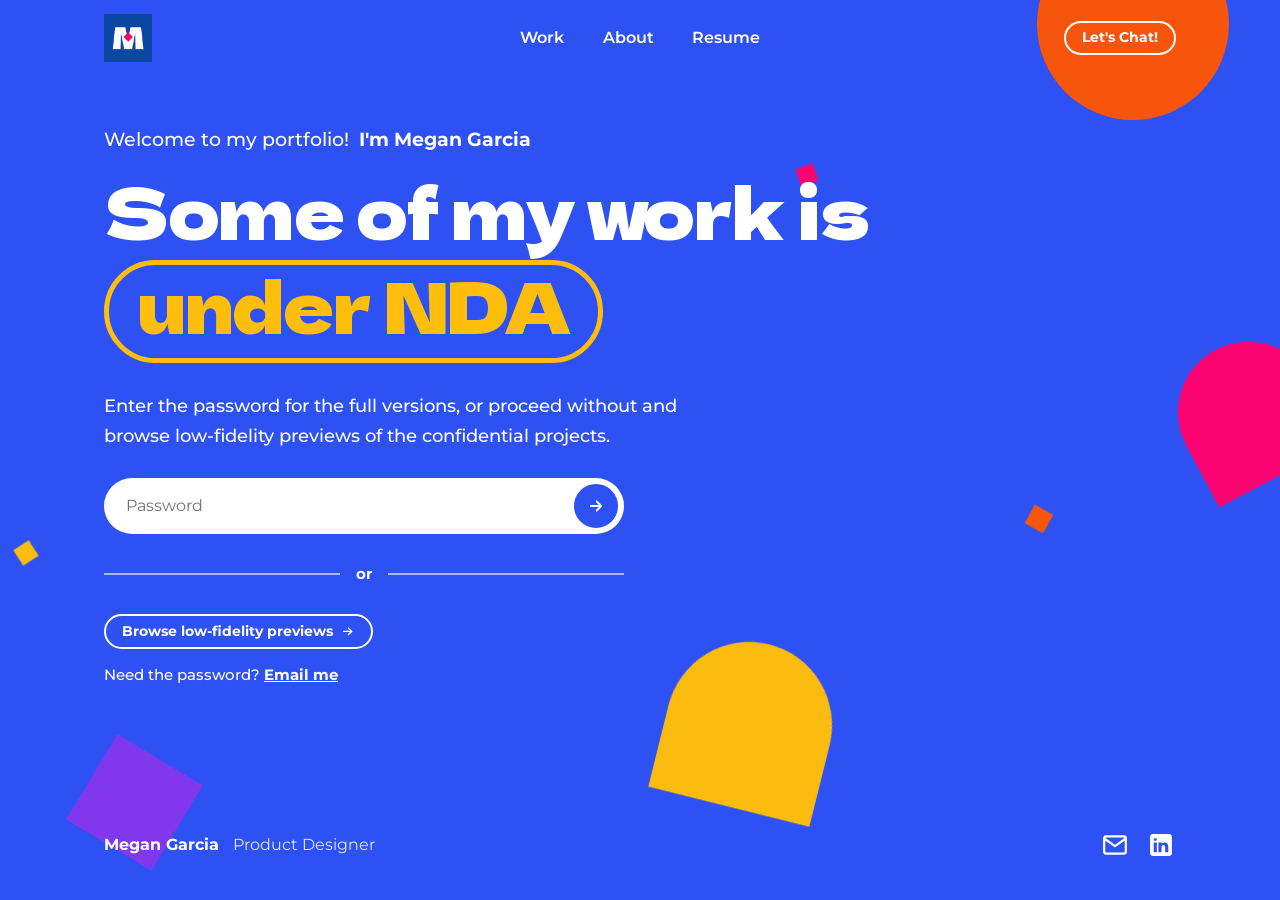
<file: index.html>
<!doctype html>
<html lang="en">
<head>
  <meta charset="utf-8">
  <meta name="viewport" content="width=device-width, initial-scale=1">
  <title>Megan Garcia — Product Designer</title>
  <meta name="description" content="Megan Garcia is a product designer who designs and builds high-stakes software — currently at Johnson &amp; Johnson.">
  <link rel="icon" href="favicon.ico" sizes="any">
  <link rel="icon" type="image/png" href="images/logo-5__6a6fe14c.png">
  <meta property="og:title" content="Megan Garcia — Product Designer">
  <meta property="og:description" content="Designing and building software for work that matters.">
  <meta property="og:type" content="website">

  <link rel="stylesheet" href="fonts/fonts.css">
  <link rel="stylesheet" href="css/style.css?v=98">
  <script>document.documentElement.classList.add("js");</script>
  <script>
  /* Site entrance: on a first visit (no choice made yet), send the visitor to the
     password page so they pick full access or a low-fidelity preview up front. */
  (function () {
    try {
      if (localStorage.getItem('mg-unlocked') !== 'yes' && localStorage.getItem('mg-preview') !== 'yes') {
        location.replace('protected/?next=' + encodeURIComponent(location.pathname));
      }
    } catch (e) {}
  })();
  </script>
</head>
<body>
  <a class="skip-link" href="#main">Skip to content</a>

  <header class="site-header">
    <div class="wrap nav">
      <a class="brand" href="/" aria-label="Megan Garcia — home">
        <img src="images/logo-5__6a6fe14c.png" alt="Megan Garcia logo" width="46" height="46">
      </a>
      <nav aria-label="Primary">
        <ul class="nav__links pill-hidden">
          <li><a href="#work">Work</a></li>
          <li><a href="about/">About</a></li>
          <li><a href="resume/">Resume</a></li>
        </ul>
      </nav>
      <div class="nav__right">
        <a class="btn btn--secondary btn--on-dark" href="mailto:megangarcia2024@gmail.com">Let's Chat!</a>
        <button class="nav__toggle" aria-label="Open menu" aria-expanded="false" aria-controls="mobile-menu">
          <span></span><span></span><span></span>
        </button>
      </div>
    </div>
  </header>

  <div class="mobile-menu" id="mobile-menu" aria-hidden="true">
    <button class="mobile-menu__close" aria-label="Close menu"></button>
    <a href="#work">Work</a>
    <a href="about/">About</a>
    <a href="resume/">Resume</a>
  </div>

  <main id="main">
    <!-- Hero -->
    <section class="hero hero--home">
      <div class="shapes" aria-hidden="true">
        <img class="sh sh-minion"     src="images/minion__68f142e5.svg" alt="">
        <img class="sh sh-circle"     src="images/circle__68f142c5.svg" alt="">
        <img class="sh sh-petal"      src="images/petal__68f140b4.svg" alt="">
        <img class="sh sh-dia-pink"   src="images/diamond2__68f140b4.svg" alt="">
        <img class="sh sh-dia-orange" src="images/diamond3__68f140b4.svg" alt="">
        <img class="sh sh-dia-yellow" src="images/diamond1__68f140b4.svg" alt="">
      </div>
      <div class="wrap hero__inner">
        <h1 class="hero-headline">
          <span class="hero-headline__line">Designing <span class="pill">and&nbsp;building</span></span>
          <span class="hero-headline__line">software for work that matters.</span>
        </h1>
        <div class="hero-id">
          <p class="hero-id__row">
            <strong>I'm Megan Garcia</strong>
            <img class="hero-id__diamond" src="images/vector__67b3de43.svg" alt="">
            <span class="hero-id__muted">Product Designer</span>
          </p>
          <p class="hero-id__row">
            <span class="hero-id__dotwrap" aria-hidden="true">
              <span class="hero-id__ping"></span>
              <img class="hero-id__dot" src="images/ellipse-10__6a6f6674.svg" alt="">
            </span>
            <span class="hero-id__muted">Currently at Johnson &amp; Johnson</span>
          </p>
        </div>
      </div>
    </section>

    <!-- Featured work -->
    <section class="section" id="work" aria-label="Featured work" style="scroll-margin-top:24px">
      <div class="wrap project-stack">

        <a class="project-link reveal" href="project-reset/">
          <article class="project project--orange">
            <div class="project__head">
              <div>
                <h2 class="project__title t-orange">Project Reset
                  <span class="arrow-circle" aria-hidden="true"><svg viewBox="0 0 24 24" fill="none" stroke="currentColor" stroke-width="2.4"><path d="M7 17 17 7M9 7h8v8"/></svg></span>
                </h2>
              </div>
              <p class="project__desc">Rebuilt the core navigation of Johnson &amp; Johnson's cell therapy platform, reaching the industry UX benchmark for the first time.</p>
            </div>
            <div class="project__media">
              <figure class="product-frame product-frame--orange">
                <img class="product-frame__img" src="images/lofi/pr-product.png" data-full="images/pr-product.png" alt="Redesigned Chain of Identity &amp; Custody collection screen" loading="lazy">
                <img class="product-frame__shapes" src="images/frame-shapes-orange.svg" alt="" aria-hidden="true">
              </figure>
            </div>
          </article>
        </a>

        <a class="project-link reveal" href="under-one-brand/">
          <article class="project project--purple">
            <div class="project__head">
              <div>
                <h2 class="project__title t-purple">Under One Brand
                  <span class="arrow-circle" aria-hidden="true"><svg viewBox="0 0 24 24" fill="none" stroke="currentColor" stroke-width="2.4"><path d="M7 17 17 7M9 7h8v8"/></svg></span>
                </h2>
              </div>
              <p class="project__desc">Unified Johnson &amp; Johnson's fragmented cell therapy platform into one cohesive product, designed and hand-coded end to end.</p>
            </div>
            <div class="project__media">
              <figure class="product-frame product-frame--purple">
                <img class="product-frame__img" src="images/lofi/uob-product.png" data-full="images/uob-product.png" alt="Unified cell therapy platform interface" loading="lazy">
                <img class="product-frame__shapes" src="images/frame-shapes-purple.svg" alt="" aria-hidden="true">
              </figure>
            </div>
          </article>
        </a>

        <a class="project-link reveal stack-last" href="pizza/">
          <article class="project project--pink">
            <div class="project__head">
              <div>
                <h2 class="project__title t-pink">Pizza Shop
                  <span class="arrow-circle" aria-hidden="true"><svg viewBox="0 0 24 24" fill="none" stroke="currentColor" stroke-width="2.4"><path d="M7 17 17 7M9 7h8v8"/></svg></span>
                </h2>
              </div>
              <p class="project__desc">Reimagined in-store pizza ordering as a playful kiosk experience, built from physical hardware to hand-drawn interface.</p>
            </div>
            <div class="project__media">
              <figure class="product-frame product-frame--pink">
                <img class="product-frame__img" src="images/pizza-product.png" alt="Smokey Mountain pizza kiosk ordering screen" loading="lazy">
                <img class="product-frame__shapes" src="images/frame-shapes-pink.svg" alt="" aria-hidden="true">
              </figure>
            </div>
          </article>
        </a>

      </div>
    </section>
  </main>

  <footer class="site-footer">
    <div class="shapes" aria-hidden="true">
      <img src="images/ellipse-3__67b3dc3c.svg" alt="" style="bottom:-50px;left:32%;width:120px">
      <img src="images/diamond2__68f140b4.svg" alt="" style="top:40%;right:22%;width:24px">
    </div>
    <div class="wrap site-footer__inner">
      <div class="footer-id">
        <span class="name">Megan Garcia</span>
        <span class="role">Product Designer</span>
      </div>
      <div class="footer-social">
        <a href="mailto:megangarcia2024@gmail.com" aria-label="Email Megan"><img src="images/mail__6924ce17.svg" alt=""></a>
        <a href="https://www.linkedin.com/in/megangarcia-ux/" aria-label="Megan on LinkedIn" target="_blank" rel="noopener"><img src="images/icons8-linkedin__6924cf16.svg" alt=""></a>
      </div>
    </div>
  </footer>

  <button class="back-to-top" type="button" aria-label="Back to top">
    <svg aria-hidden="true" viewBox="0 0 24 24" fill="none" stroke="currentColor" stroke-width="2.4"><path d="M12 20V5M5 12l7-7 7 7"/></svg>
  </button>
  <script>
  /* Work cards for the password-protected projects show the low-fi doodle until
     the visitor is signed in, then swap to the real hi-fi screenshot. */
  (function () {
    try {
      if (localStorage.getItem('mg-unlocked') === 'yes') {
        document.querySelectorAll('img[data-full]').forEach(function (i) { i.src = i.getAttribute('data-full'); });
      }
    } catch (e) {}
  })();
  </script>
  <script src="js/main.js?v=23" defer></script>
</body>
</html>
</file>
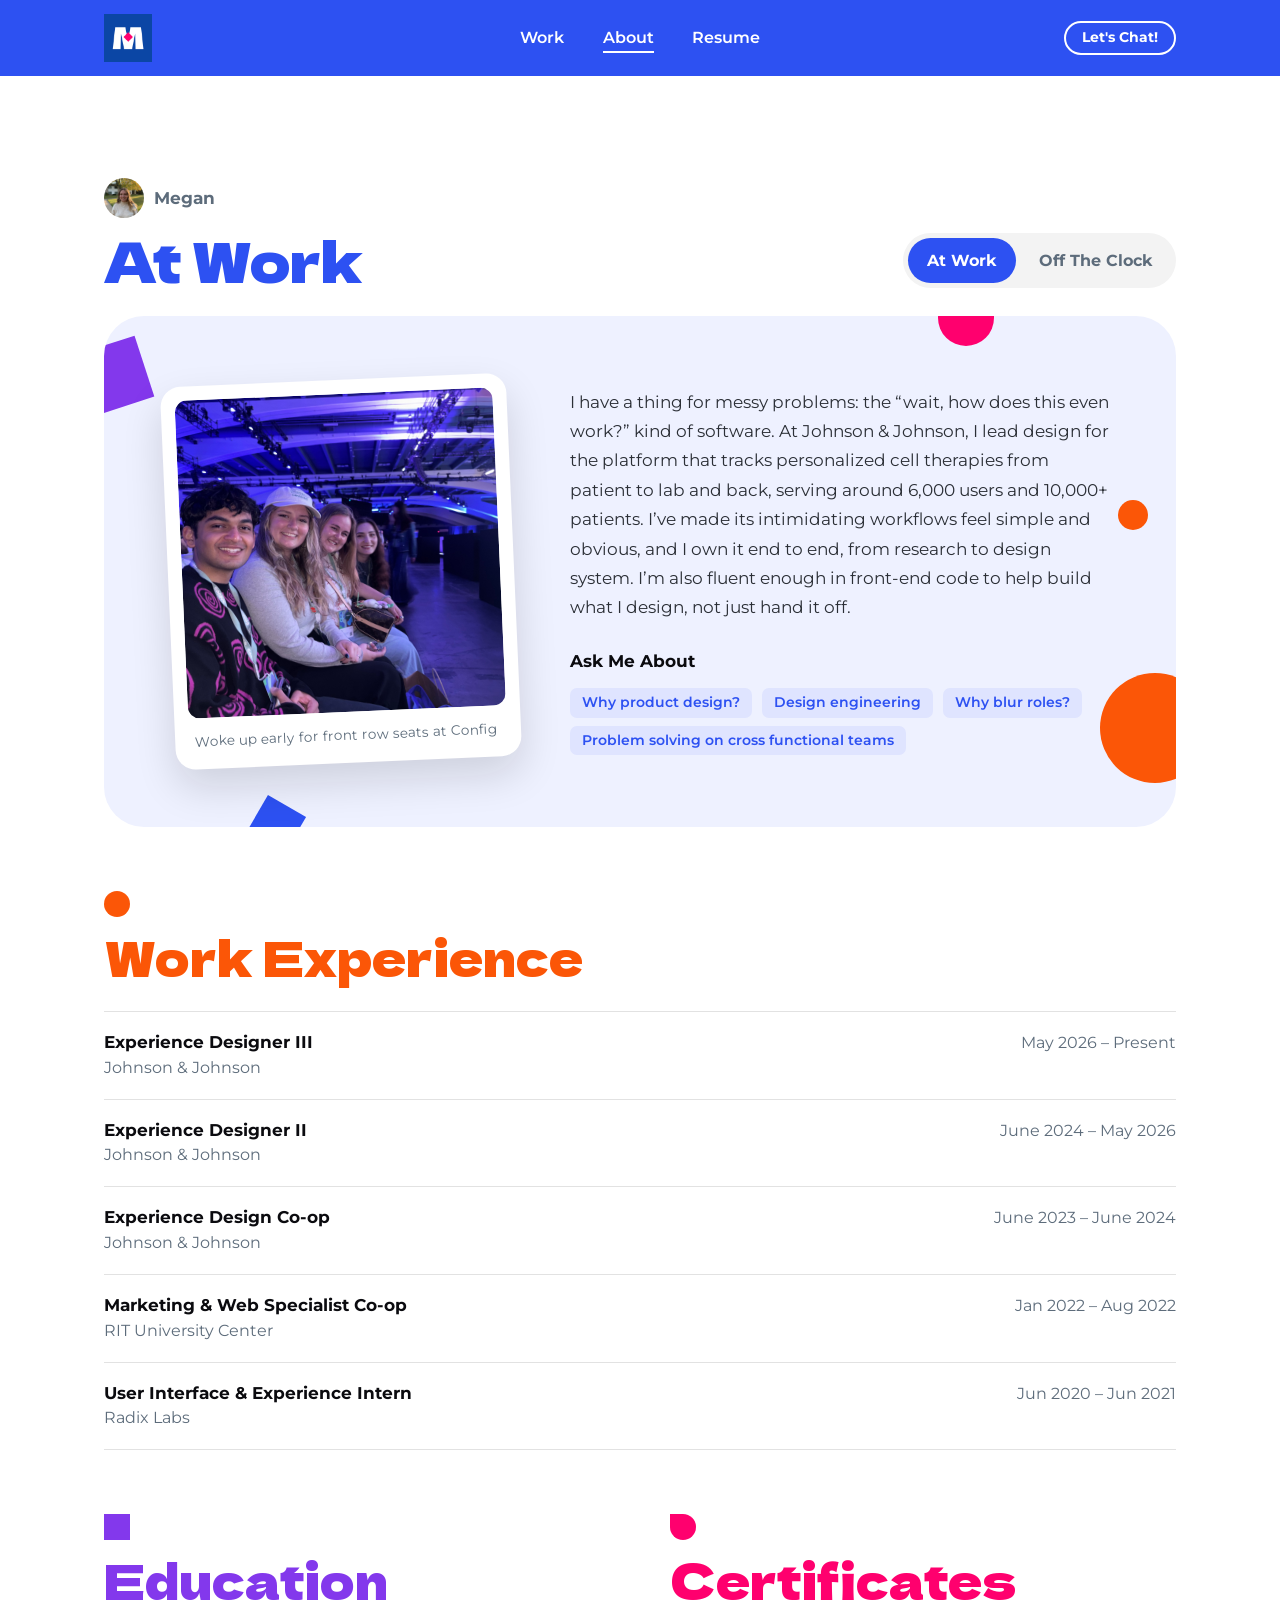
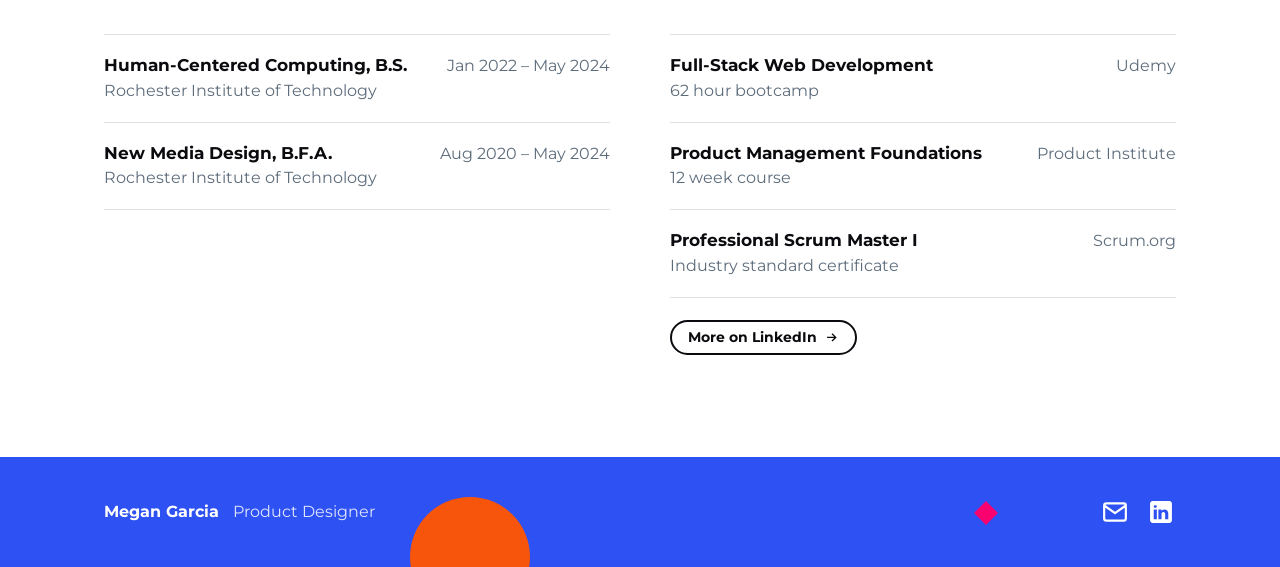
<file: about/index.html>
<!doctype html>
<html lang="en">
<head>
  <meta charset="utf-8">
  <meta name="viewport" content="width=device-width, initial-scale=1">
  <title>About — Megan Garcia</title>
  <meta name="description" content="Megan Garcia makes high-stakes software feel obvious — from research all the way into the code. Experience, education, and certifications.">
  <link rel="icon" href="../favicon.ico" sizes="any">
  <link rel="icon" type="image/png" href="../images/logo-5__6a6fe14c.png">

  <link rel="stylesheet" href="../fonts/fonts.css">
  <link rel="stylesheet" href="../css/style.css?v=98">
  <script>document.documentElement.classList.add("js");</script>
</head>
<body class="btt-desktop">
  <a class="skip-link" href="#main">Skip to content</a>

  <header class="site-header">
    <div class="wrap nav">
      <a class="brand" href="../" aria-label="Megan Garcia — home"><img src="../images/logo-5__6a6fe14c.png" alt="Megan Garcia logo" width="46" height="46"></a>
      <nav aria-label="Primary"><ul class="nav__links pill-hidden">
        <li><a href="../#work">Work</a></li>
        <li><a href="../about/" aria-current="page">About</a></li>
        <li><a href="../resume/">Resume</a></li>
      </ul></nav>
      <div class="nav__right">
        <a class="btn btn--secondary btn--on-dark" href="mailto:megangarcia2024@gmail.com">Let's Chat!</a>
        <button class="nav__toggle" aria-label="Open menu" aria-expanded="false" aria-controls="mobile-menu"><span></span><span></span><span></span></button>
      </div>
    </div>
  </header>
  <div class="mobile-menu" id="mobile-menu" aria-hidden="true">
    <button class="mobile-menu__close" aria-label="Close menu"></button>
    <a href="../#work">Work</a><a href="../about/">About</a><a href="../resume/">Resume</a>
  </div>

  <main id="main" class="section">
    <div class="wrap">

      <div class="about-head">
        <div class="about-head__bar">
          <div class="about-id">
            <div class="about-id__who">
              <img class="avatar" src="../images/1698873364406__688e2fe3.jpg" alt="Portrait of Megan Garcia">
              <span class="about-id__name">Megan</span>
            </div>
            <span class="about-mode about-mode--work">At Work</span>
            <span class="about-mode about-mode--life">Off The Clock</span>
          </div>
          <div class="tabs" role="tablist" aria-label="About sections" data-tabs>
            <button role="tab" id="tab-work" aria-controls="panel-work" aria-selected="true" tabindex="0">
              <span>At Work</span>
            </button>
            <button role="tab" id="tab-life" aria-controls="panel-life" aria-selected="false" tabindex="-1">
              <span>Off The Clock</span>
            </button>
          </div>
        </div>
      </div>

      <!-- At Work hero -->
      <section class="tabpanel" id="panel-work" role="tabpanel" aria-labelledby="tab-work" tabindex="0">
        <div class="about-stage about-stage--work reveal">
          <span class="about-shape" aria-hidden="true" style="width:110px;height:110px;border-radius:50%;background:var(--orange);right:-34px;bottom:44px"></span>
          <span class="about-shape" aria-hidden="true" style="width:64px;height:64px;background:var(--purple);left:-22px;top:28px;transform:rotate(-18deg)"></span>
          <span class="about-shape" aria-hidden="true" style="width:44px;height:44px;background:var(--blue);left:14%;bottom:-20px;transform:rotate(30deg)"></span>
          <span class="about-shape" aria-hidden="true" style="width:56px;height:56px;background:var(--pink);right:17%;top:-26px;border-radius:0 50% 50% 50%;transform:rotate(90deg)"></span>
          <span class="about-shape" aria-hidden="true" style="width:30px;height:30px;border-radius:50%;background:var(--orange);right:28px;top:36%"></span>
          <figure class="about-polaroid about-polaroid--work">
            <img src="../images/img-1001__6aa9578a.jpeg" alt="Megan in the front row at Config">
            <figcaption>Woke up early for front row seats at Config</figcaption>
          </figure>
          <div class="about-stage__copy">
            <p>I have a thing for messy problems: the “wait, how does this even work?” kind of software. At Johnson &amp; Johnson, I lead design for the platform that tracks personalized cell therapies from patient to lab and back, serving around 6,000 users and 10,000+ patients. I’ve made its intimidating workflows feel simple and obvious, and I own it end to end, from research to design system. I’m also fluent enough in front-end code to help build what I design, not just hand it off.</p>
            <div class="ask">
              <p class="ask__label">Ask Me About</p>
              <ul class="ask__tags">
                <li>Why product design?</li>
                <li>Design engineering</li>
                <li>Why blur roles?</li>
                <li>Problem solving on cross functional teams</li>
              </ul>
            </div>
          </div>
        </div>
      </section>

      <!-- Off The Clock hero -->
      <section class="tabpanel" id="panel-life" role="tabpanel" aria-labelledby="tab-life" tabindex="0" hidden>
        <div class="about-stage about-stage--life reveal">
          <span class="about-shape" aria-hidden="true" style="width:84px;height:84px;border-radius:50%;background:var(--orange);left:-38px;bottom:72px"></span>
          <span class="about-shape" aria-hidden="true" style="width:52px;height:52px;background:var(--blue);left:32%;top:-26px;transform:rotate(45deg)"></span>
          <span class="about-shape" aria-hidden="true" style="width:56px;height:56px;background:var(--pink);right:18%;bottom:-28px;border-radius:0 50% 50% 50%;transform:rotate(-90deg)"></span>
          <span class="about-shape" aria-hidden="true" style="width:32px;height:32px;background:var(--purple);right:-16px;top:52%;transform:rotate(45deg)"></span>
          <figure class="about-polaroid about-polaroid--life">
            <img src="../images/img-6622__6aa95d6b.png" alt="A terrarium Megan built with friends">
            <figcaption>Built a terrarium with friends</figcaption>
          </figure>
          <div class="about-stage__copy">
            <p>My love of tinkering and figuring out how things are built spills into everything outside of work. I’m a big believer in DIY and have spent more on craft supplies than I’d like to admit. You’ll find me growing my plant army, baking for hours, painting nail art, or decorating for whatever I’m hosting next. I’m the one bringing cupcakes on a random Tuesday and dragging friends to plant shops to find the next new addition. Downtime means curling up under a fuzzy blanket with my husband Yash, our cat Luna, and a lemon-scented candle.</p>
            <div class="ask">
              <p class="ask__label">Ask Me About</p>
              <ul class="ask__tags ask__tags--life">
                <li>Plants</li>
                <li>Baking</li>
                <li>DIY &amp; crafts</li>
                <li>Nail art</li>
                <li>Hosting celebrations</li>
              </ul>
            </div>
          </div>
        </div>
      </section>

      <!-- Shared across both tabs -->
      <section class="section--tight reveal" aria-labelledby="exp-h">
        <span class="marker marker--circle c-orange" aria-hidden="true"></span>
        <h2 class="h-lg t-orange" id="exp-h">Work Experience</h2>
        <div class="rows">
          <div class="row"><div><div class="row__title">Experience Designer III</div><div class="row__sub">Johnson &amp; Johnson</div></div><div class="row__meta">May 2026 – Present</div></div>
          <div class="row"><div><div class="row__title">Experience Designer II</div><div class="row__sub">Johnson &amp; Johnson</div></div><div class="row__meta">June 2024 – May 2026</div></div>
          <div class="row"><div><div class="row__title">Experience Design Co-op</div><div class="row__sub">Johnson &amp; Johnson</div></div><div class="row__meta">June 2023 – June 2024</div></div>
          <div class="row"><div><div class="row__title">Marketing &amp; Web Specialist Co-op</div><div class="row__sub">RIT University Center</div></div><div class="row__meta">Jan 2022 – Aug 2022</div></div>
          <div class="row"><div><div class="row__title">User Interface &amp; Experience Intern</div><div class="row__sub">Radix Labs</div></div><div class="row__meta">Jun 2020 – Jun 2021</div></div>
        </div>
      </section>

      <div class="two-col">
        <section class="reveal" aria-labelledby="edu-h">
          <span class="marker marker--square c-purple" aria-hidden="true"></span>
          <h2 class="h-lg t-purple" id="edu-h">Education</h2>
          <div class="rows">
            <div class="row"><div><div class="row__title">Human-Centered Computing, B.S.</div><div class="row__sub">Rochester Institute of Technology</div></div><div class="row__meta">Jan 2022 – May 2024</div></div>
            <div class="row"><div><div class="row__title">New Media Design, B.F.A.</div><div class="row__sub">Rochester Institute of Technology</div></div><div class="row__meta">Aug 2020 – May 2024</div></div>
          </div>
        </section>

        <section class="reveal" aria-labelledby="cert-h">
          <span class="marker c-pink" aria-hidden="true" style="border-radius:0 50% 50% 50%"></span>
          <h2 class="h-lg t-pink" id="cert-h">Certificates</h2>
          <div class="rows">
            <div class="row"><div><div class="row__title">Full-Stack Web Development</div><div class="row__sub">62 hour bootcamp</div></div><div class="row__meta">Udemy</div></div>
            <div class="row"><div><div class="row__title">Product Management Foundations</div><div class="row__sub">12 week course</div></div><div class="row__meta">Product Institute</div></div>
            <div class="row"><div><div class="row__title">Professional Scrum Master I</div><div class="row__sub">Industry standard certificate</div></div><div class="row__meta">Scrum.org</div></div>
          </div>
          <p style="margin-top:22px">
            <a class="btn btn--secondary" href="https://www.linkedin.com/in/megangarcia-ux/" target="_blank" rel="noopener">More on LinkedIn
              <svg class="arrow-h" aria-hidden="true" viewBox="0 0 24 24" fill="none" stroke="currentColor" stroke-width="2.2"><path d="M5 12h14M13 6l6 6-6 6"/></svg>
            </a>
          </p>
        </section>
      </div>

    </div>
  </main>

  <footer class="site-footer">
    <div class="shapes" aria-hidden="true">
      <img src="../images/ellipse-3__67b3dc3c.svg" alt="" style="bottom:-50px;left:32%;width:120px">
      <img src="../images/diamond2__68f140b4.svg" alt="" style="top:40%;right:22%;width:24px">
    </div>
    <div class="wrap site-footer__inner">
      <div class="footer-id"><span class="name">Megan Garcia</span><span class="role">Product Designer</span></div>
      <div class="footer-social">
        <a href="mailto:megangarcia2024@gmail.com" aria-label="Email Megan"><img src="../images/mail__6924ce17.svg" alt=""></a>
        <a href="https://www.linkedin.com/in/megangarcia-ux/" aria-label="Megan on LinkedIn" target="_blank" rel="noopener"><img src="../images/icons8-linkedin__6924cf16.svg" alt=""></a>
      </div>
    </div>
  </footer>

  <button class="back-to-top" type="button" aria-label="Back to top">
    <svg aria-hidden="true" viewBox="0 0 24 24" fill="none" stroke="currentColor" stroke-width="2.4"><path d="M12 20V5M5 12l7-7 7 7"/></svg>
  </button>
  <script src="../js/main.js?v=23" defer></script>
</body>
</html>
</file>
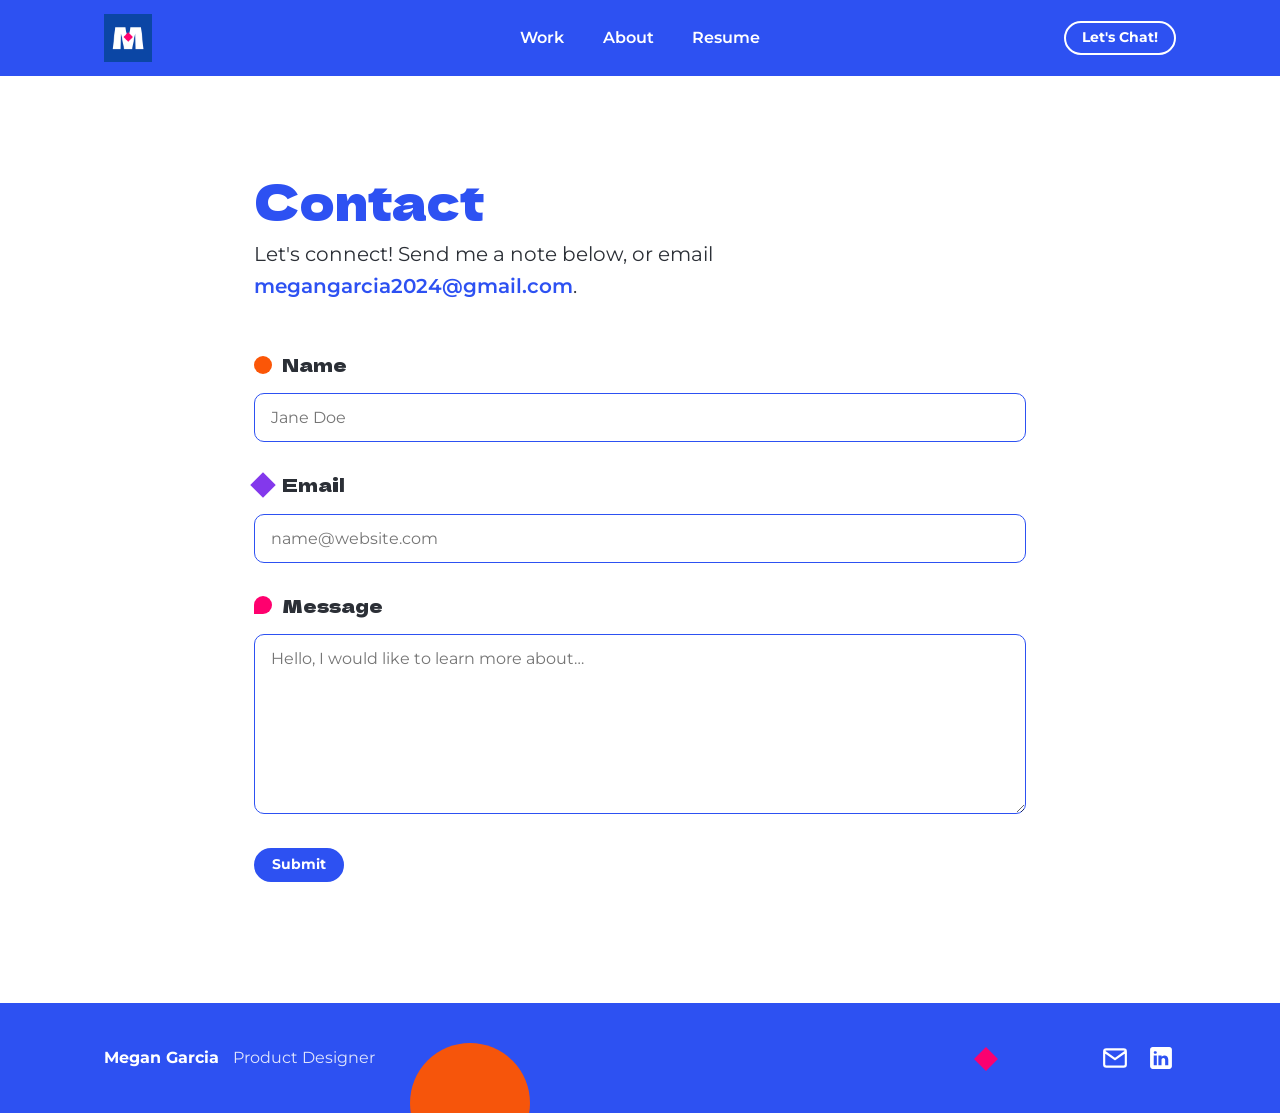
<file: contact/index.html>
<!doctype html>
<html lang="en">
<head>
  <meta charset="utf-8">
  <meta name="viewport" content="width=device-width, initial-scale=1">
  <title>Let's Chat! — Megan Garcia</title>
  <meta name="description" content="Get in touch with Megan Garcia. Send a message or email megangarcia2024@gmail.com.">
  <link rel="icon" href="../favicon.ico" sizes="any">
  <link rel="icon" type="image/png" href="../images/logo-5__6a6fe14c.png">

  <link rel="stylesheet" href="../fonts/fonts.css">
  <link rel="stylesheet" href="../css/style.css?v=98">
  <script>document.documentElement.classList.add("js");</script>
</head>
<body>
  <a class="skip-link" href="#main">Skip to content</a>

  <header class="site-header">
    <div class="wrap nav">
      <a class="brand" href="../" aria-label="Megan Garcia — home"><img src="../images/logo-5__6a6fe14c.png" alt="Megan Garcia logo" width="46" height="46"></a>
      <nav aria-label="Primary"><ul class="nav__links pill-hidden">
        <li><a href="../#work">Work</a></li>
        <li><a href="../about/">About</a></li>
        <li><a href="../resume/">Resume</a></li>
      </ul></nav>
      <div class="nav__right">
        <a class="btn btn--secondary btn--on-dark" href="mailto:megangarcia2024@gmail.com">Let's Chat!</a>
        <button class="nav__toggle" aria-label="Open menu" aria-expanded="false" aria-controls="mobile-menu"><span></span><span></span><span></span></button>
      </div>
    </div>
  </header>
  <div class="mobile-menu" id="mobile-menu" aria-hidden="true">
    <button class="mobile-menu__close" aria-label="Close menu"></button>
    <a href="../#work">Work</a><a href="../about/">About</a><a href="../resume/">Resume</a>
  </div>

  <main id="main" class="section">
    <div class="wrap" style="max-width:900px">
      <h1 class="page-title t-blue" data-stagger style="color:var(--blue)">Contact</h1>
      <p class="lead" style="margin-top:14px">Let's connect! Send me a note below, or email
        <a href="mailto:megangarcia2024@gmail.com" style="color:var(--blue);font-weight:600">megangarcia2024@gmail.com</a>.</p>

      <form id="contact-form" class="reveal" novalidate style="margin-top:clamp(28px,5vw,48px)">
        <div class="field-group">
          <label class="field-label" for="name"><span class="dot" style="background:var(--orange);border-radius:50%"></span> Name</label>
          <input class="field" id="name" name="name" type="text" autocomplete="name" placeholder="Jane Doe" maxlength="256" required>
        </div>
        <div class="field-group">
          <label class="field-label" for="email"><span class="dot" style="background:var(--purple);transform:rotate(45deg)"></span> Email</label>
          <input class="field" id="email" name="email" type="email" autocomplete="email" placeholder="name@website.com" maxlength="256" required>
        </div>
        <div class="field-group">
          <label class="field-label" for="message"><span class="dot" style="background:var(--pink);border-radius:50% 50% 50% 0"></span> Message</label>
          <textarea class="textarea" id="message" name="message" placeholder="Hello, I would like to learn more about…" maxlength="5000" required></textarea>
        </div>
        <div style="margin-top:26px">
          <button class="btn btn--primary" type="submit">Submit</button>
        </div>
        <p class="form-status" id="form-status" role="status" aria-live="polite"></p>
      </form>
    </div>
  </main>

  <footer class="site-footer">
    <div class="shapes" aria-hidden="true">
      <img src="../images/ellipse-3__67b3dc3c.svg" alt="" style="bottom:-50px;left:32%;width:120px">
      <img src="../images/diamond2__68f140b4.svg" alt="" style="top:40%;right:22%;width:24px">
    </div>
    <div class="wrap site-footer__inner">
      <div class="footer-id"><span class="name">Megan Garcia</span><span class="role">Product Designer</span></div>
      <div class="footer-social">
        <a href="mailto:megangarcia2024@gmail.com" aria-label="Email Megan"><img src="../images/mail__6924ce17.svg" alt=""></a>
        <a href="https://www.linkedin.com/in/megangarcia-ux/" aria-label="Megan on LinkedIn" target="_blank" rel="noopener"><img src="../images/icons8-linkedin__6924cf16.svg" alt=""></a>
      </div>
    </div>
  </footer>

  <button class="back-to-top" type="button" aria-label="Back to top">
    <svg aria-hidden="true" viewBox="0 0 24 24" fill="none" stroke="currentColor" stroke-width="2.4"><path d="M12 20V5M5 12l7-7 7 7"/></svg>
  </button>
  <script src="../js/main.js?v=23" defer></script>
  <script src="../js/contact.js" defer></script>
</body>
</html>
</file>
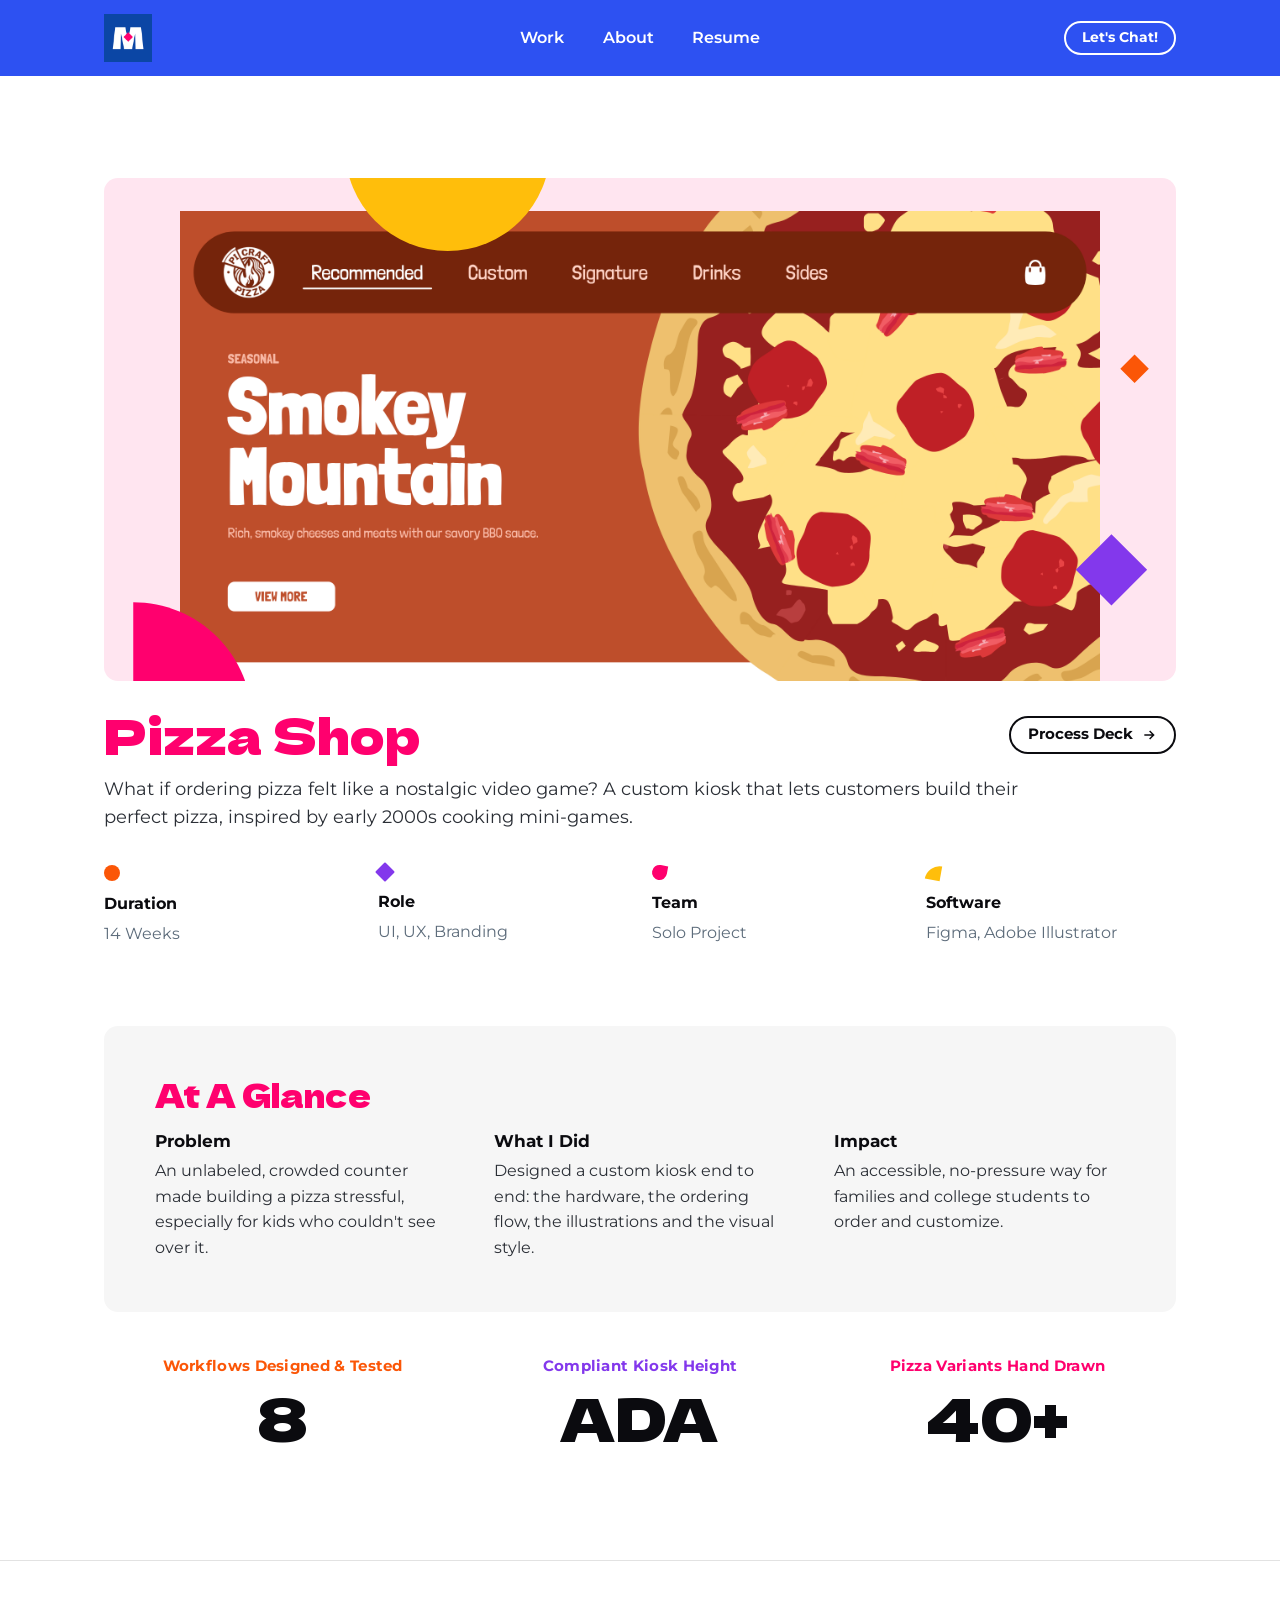
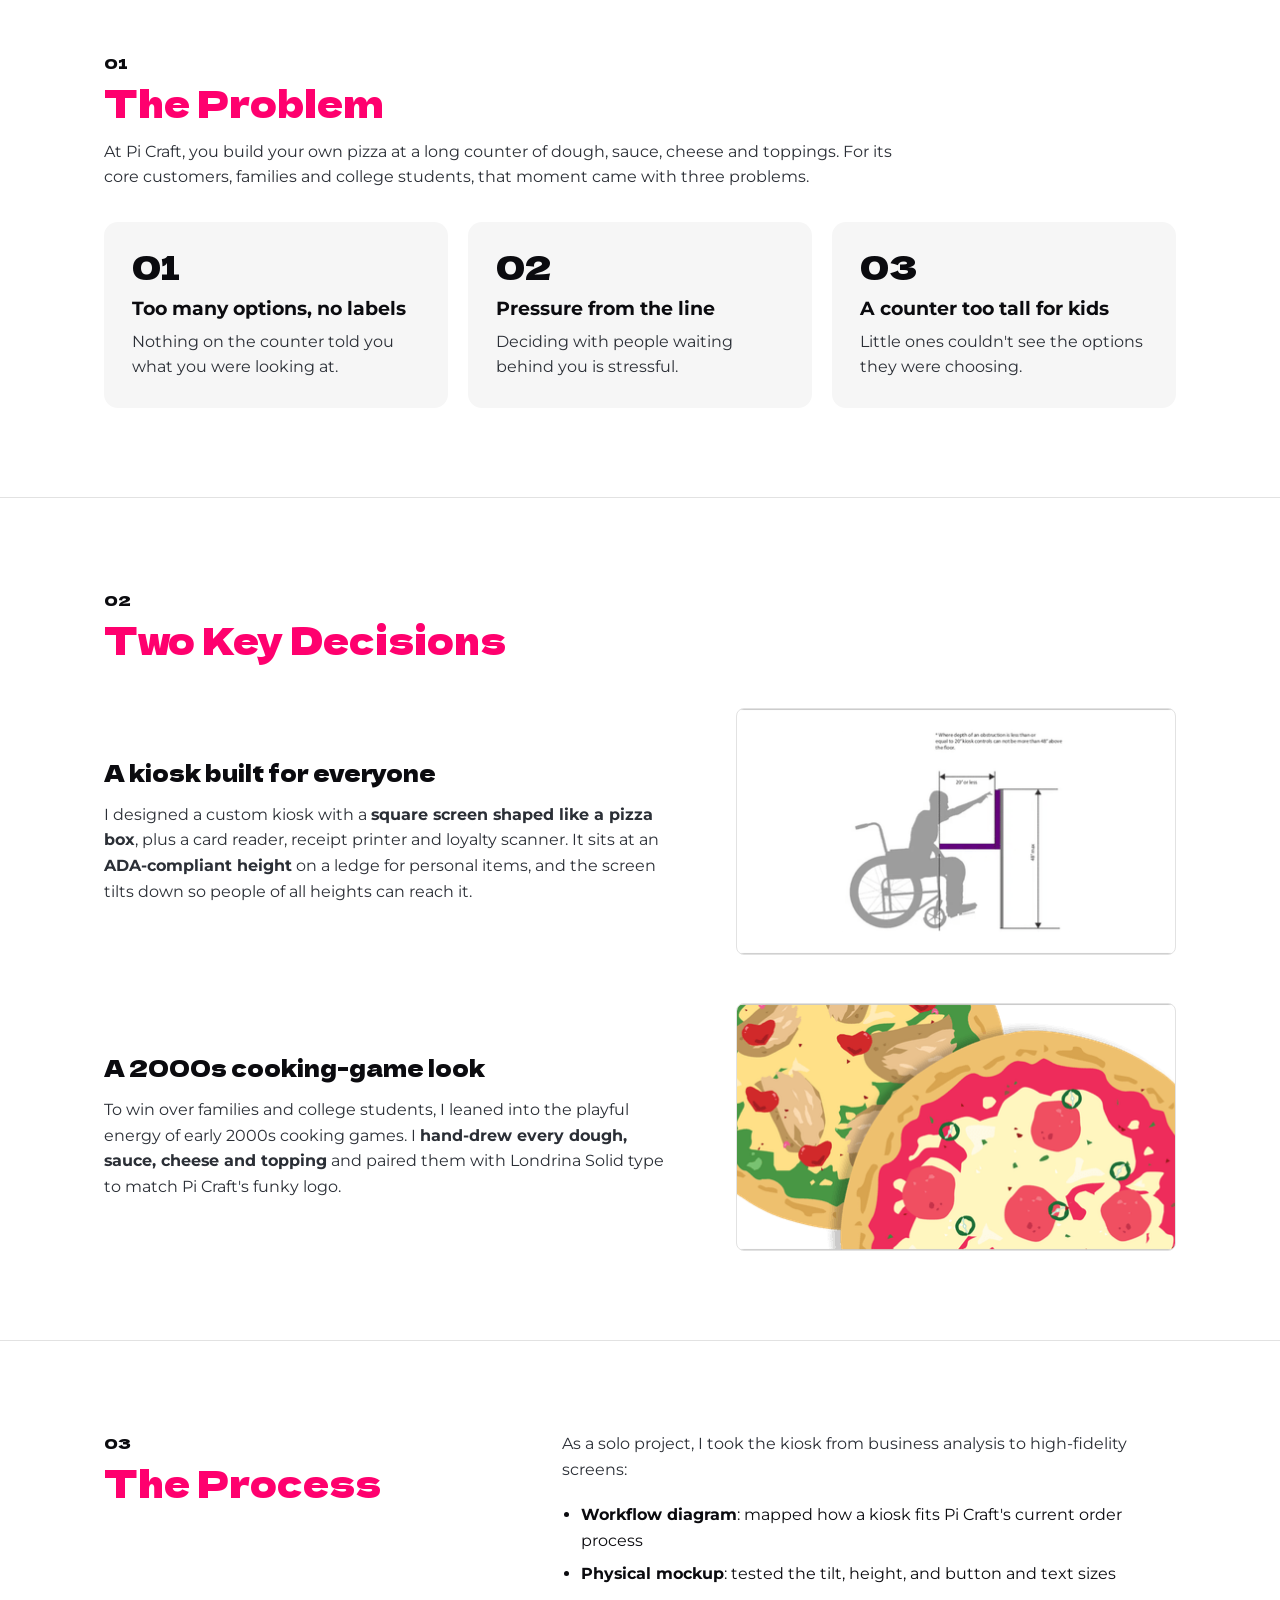
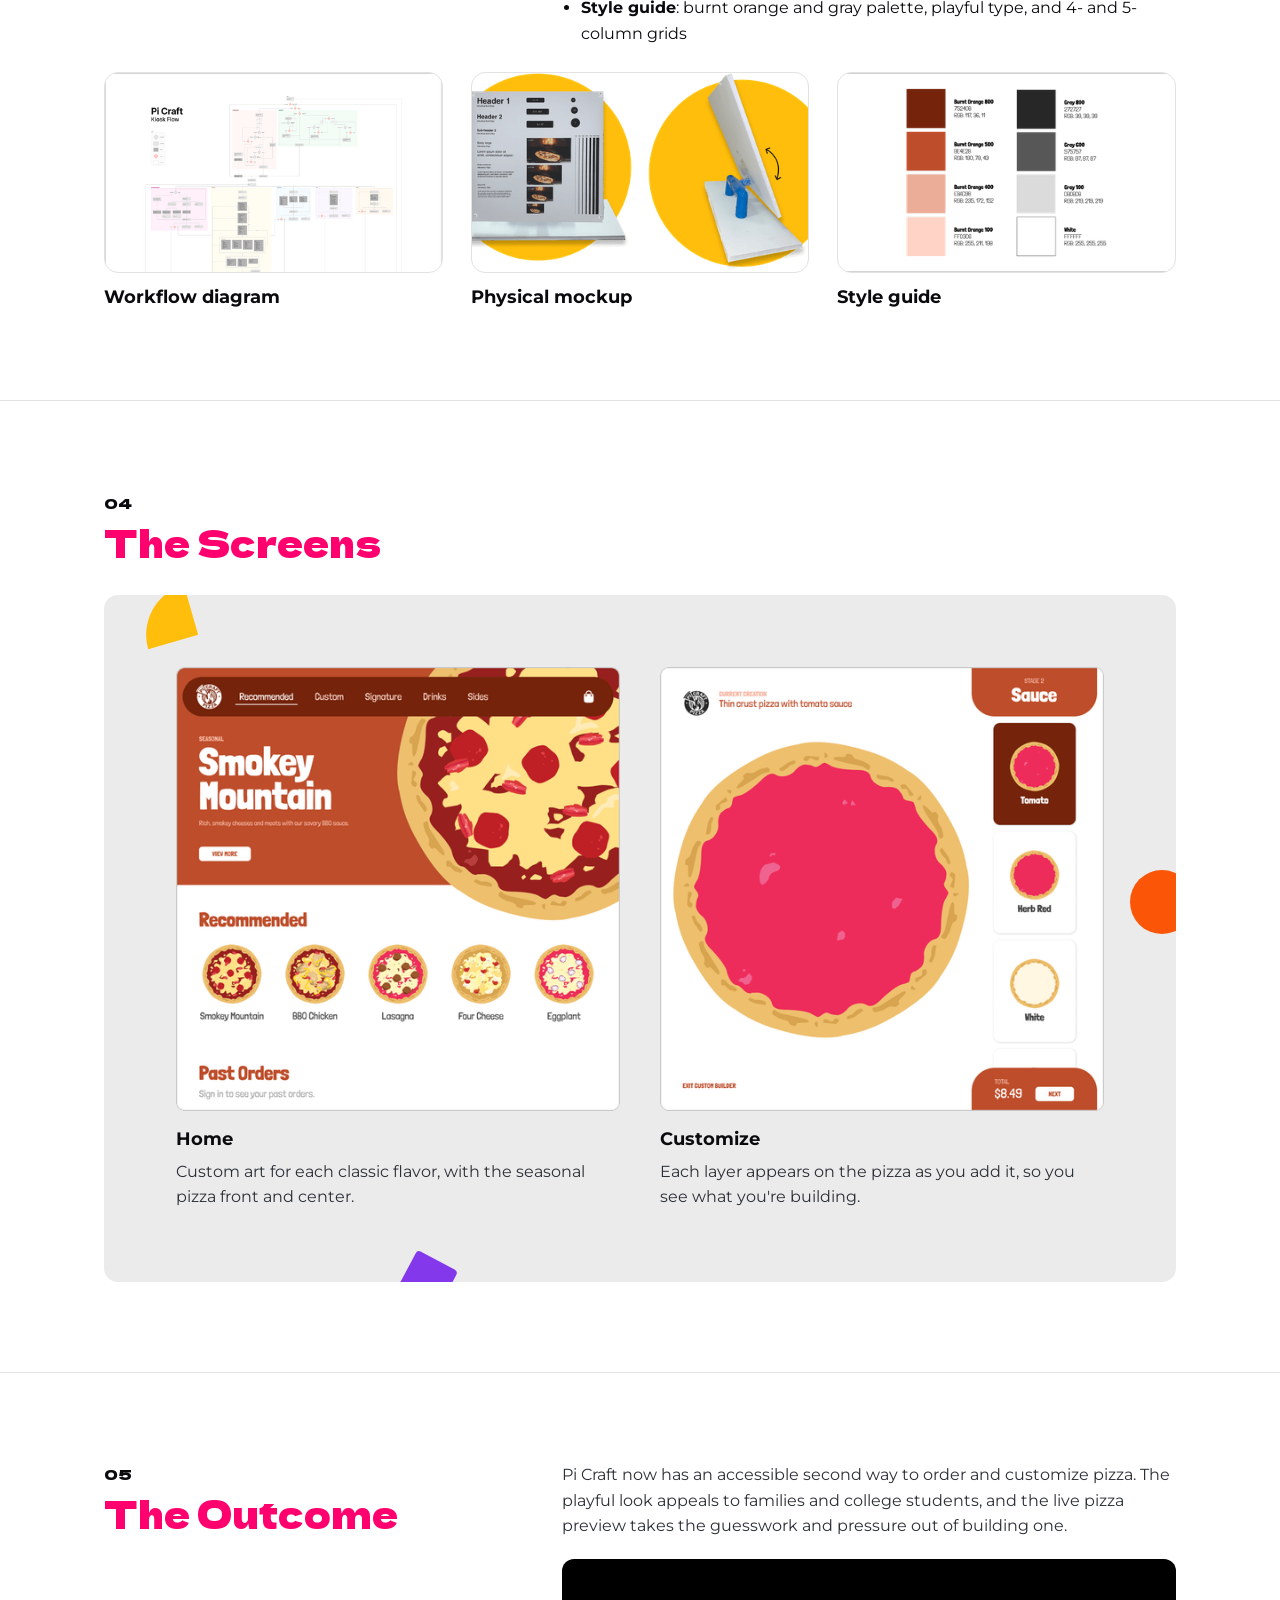
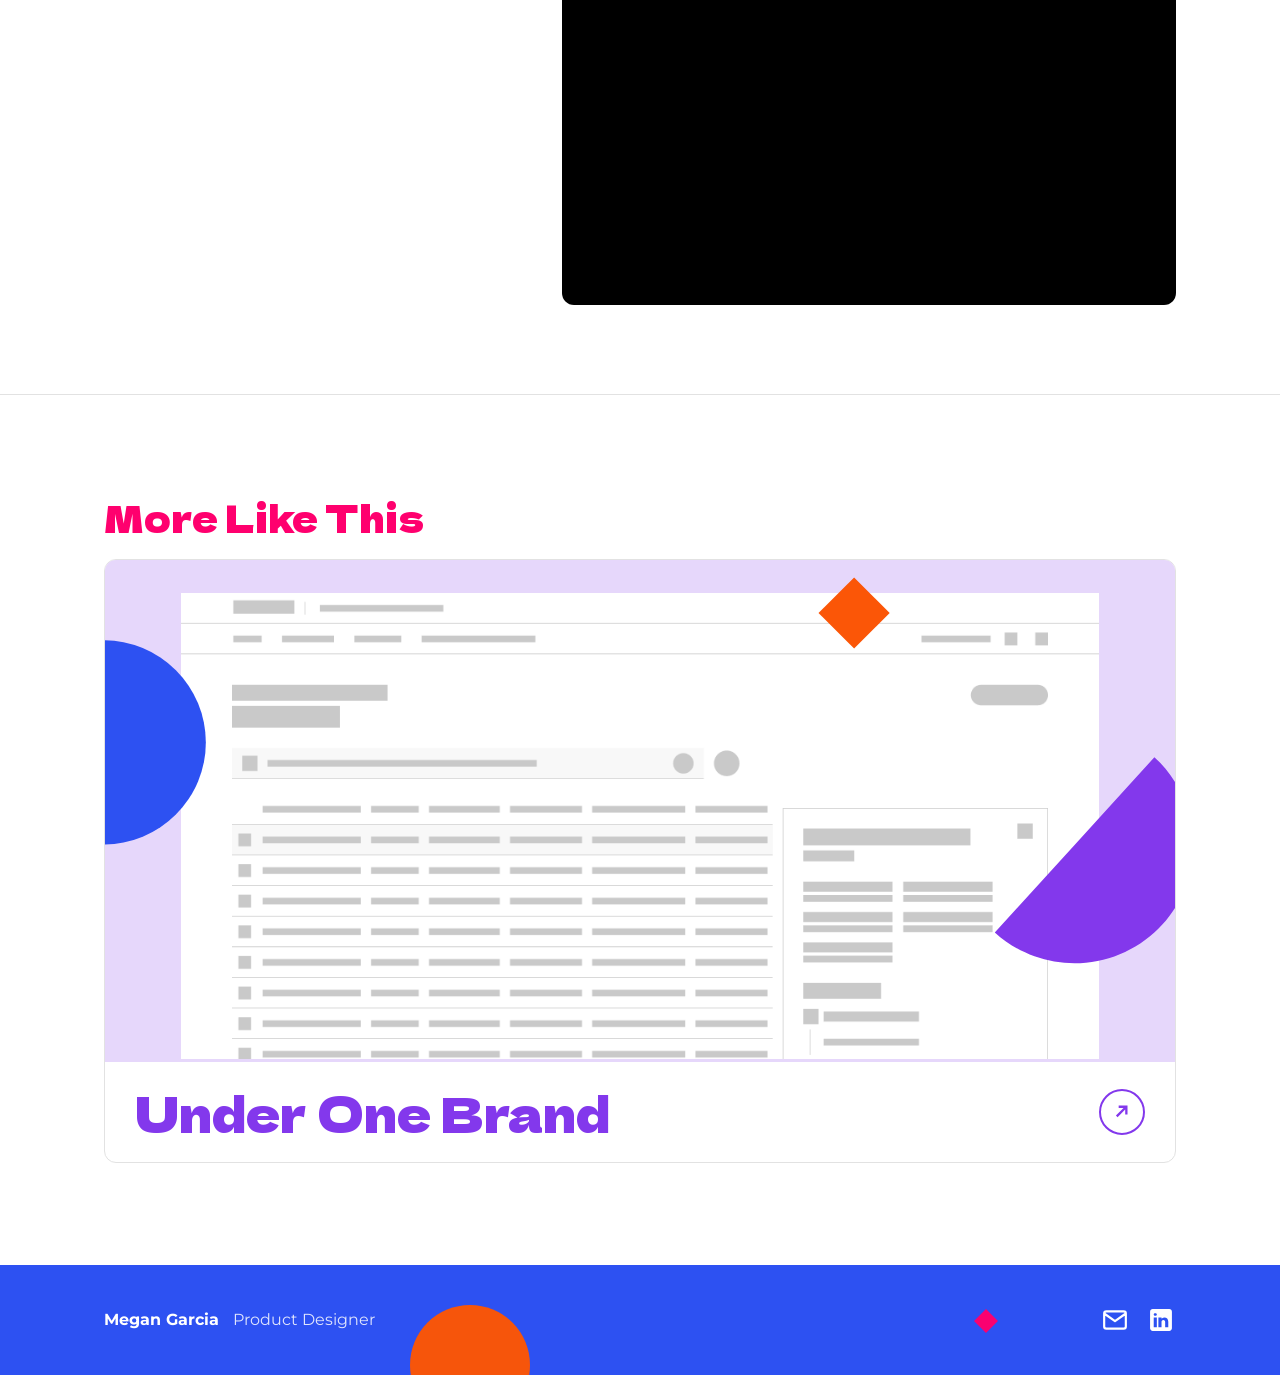
<file: pizza/index.html>
<!doctype html>
<html lang="en">
<head>
  <meta charset="utf-8">
  <meta name="viewport" content="width=device-width, initial-scale=1">
  <title>Pizza Shop — Megan Garcia</title>
  <meta name="description" content="A playful self-serve pizza kiosk for Pi Craft — reinventing in-store ordering with a 2000s cooking-game aesthetic, from physical hardware to hand-drawn interface.">
  <link rel="icon" href="../favicon.ico" sizes="any">
  <link rel="icon" type="image/png" href="../images/logo-5__6a6fe14c.png">
  <link rel="stylesheet" href="../fonts/fonts.css">
  <link rel="stylesheet" href="../css/style.css?v=98">
  <script>document.documentElement.classList.add("js");</script>
</head>
<body class="btt-desktop">
  <a class="skip-link" href="#main">Skip to content</a>

  <header class="site-header">
    <div class="wrap nav">
      <a class="brand" href="../" aria-label="Megan Garcia — home"><img src="../images/logo-5__6a6fe14c.png" alt="Megan Garcia logo" width="46" height="46"></a>
      <nav aria-label="Primary"><ul class="nav__links pill-hidden">
        <li><a href="../#work">Work</a></li><li><a href="../about/">About</a></li><li><a href="../resume/">Resume</a></li>
      </ul></nav>
      <div class="nav__right">
        <a class="btn btn--secondary btn--on-dark" href="mailto:megangarcia2024@gmail.com">Let's Chat!</a>
        <button class="nav__toggle" aria-label="Open menu" aria-expanded="false" aria-controls="mobile-menu"><span></span><span></span><span></span></button>
      </div>
    </div>
  </header>
  <div class="mobile-menu" id="mobile-menu" aria-hidden="true">
    <button class="mobile-menu__close" aria-label="Close menu"></button>
    <a href="../#work">Work</a><a href="../about/">About</a><a href="../resume/">Resume</a>
  </div>

  <main id="main" class="cs-page cs--pink cs-redesign">
    <!-- Hero -->
    <section class="section cs-hero">
      <div class="wrap">
        <figure class="product-frame product-frame--pink reveal">
          <img class="product-frame__img" src="../images/pizza-product.png" alt="Pi Craft kiosk home screen featuring the Smokey Mountain seasonal pizza">
          <img class="product-frame__shapes" src="../images/frame-shapes-pink.svg" alt="" aria-hidden="true">
        </figure>
        <h1 class="cs-title t-pink">Pizza Shop
          <a class="btn btn--secondary" href="../files/PizzaShop-Deck.pdf" target="_blank" rel="noopener">Process Deck
            <svg class="arrow-h" aria-hidden="true" viewBox="0 0 24 24" fill="none" stroke="currentColor" stroke-width="2.2"><path d="M5 12h14M13 6l6 6-6 6"/></svg>
          </a>
        </h1>
        <p class="cs-sub">What if ordering pizza felt like a nostalgic video game? A custom kiosk that lets customers build their perfect pizza, inspired by early 2000s cooking mini-games.</p>
        <div class="cs-meta">
          <div class="cs-meta__item"><span class="mshape mshape--circle c-orange"></span><div class="k">Duration</div><div class="v">14 Weeks</div></div>
          <div class="cs-meta__item"><span class="mshape mshape--diamond c-purple"></span><div class="k">Role</div><div class="v">UI, UX, Branding</div></div>
          <div class="cs-meta__item"><span class="mshape mshape--petal c-pink"></span><div class="k">Team</div><div class="v">Solo Project</div></div>
          <div class="cs-meta__item"><span class="mshape mshape--wedge c-yellow"></span><div class="k">Software</div><div class="v">Figma, Adobe Illustrator</div></div>
        </div>
      </div>
    </section>

    <!-- At a glance + impact -->
    <section class="section--tight">
      <div class="wrap">
        <div class="glance reveal">
          <h3 class="cs-h glance__title">At A Glance</h3>
          <div class="glance__grid">
            <div><h3>Problem</h3><p>An unlabeled, crowded counter made building a pizza stressful, especially for kids who couldn't see over it.</p></div>
            <div><h3>What I Did</h3><p>Designed a custom kiosk end to end: the hardware, the ordering flow, the illustrations and the visual style.</p></div>
            <div><h3>Impact</h3><p>An accessible, no-pressure way for families and college students to order and customize.</p></div>
          </div>
        </div>
        <div class="impact reveal">
          <div class="impact__item"><div class="impact__label t-orange">Workflows Designed &amp; Tested</div><div class="impact__n">8</div></div>
          <div class="impact__item"><div class="impact__label t-purple">Compliant Kiosk Height</div><div class="impact__n">ADA</div></div>
          <div class="impact__item"><div class="impact__label t-pink">Pizza Variants Hand Drawn</div><div class="impact__n">40+</div></div>
        </div>
      </div>
    </section>

    <!-- 01 The Problem -->
    <section class="cs-section">
      <div class="wrap reveal">
        <div class="cs-intro">
          <div class="cs-num__head">
            <span class="cs-num__eye">01</span>
            <h2 class="cs-h">The Problem</h2>
          </div>
          <p class="cs-num__lead">At Pi Craft, you build your own pizza at a long counter of dough, sauce, cheese and toppings. For its core customers, families and college students, that moment came with three problems.</p>
        </div>
        <div class="pcards">
          <div class="pcard"><span class="pcard__num">01</span><h3>Too many options, no labels</h3><p>Nothing on the counter told you what you were looking at.</p></div>
          <div class="pcard"><span class="pcard__num">02</span><h3>Pressure from the line</h3><p>Deciding with people waiting behind you is stressful.</p></div>
          <div class="pcard"><span class="pcard__num">03</span><h3>A counter too tall for kids</h3><p>Little ones couldn't see the options they were choosing.</p></div>
        </div>
      </div>
    </section>

    <!-- 02 Two Key Decisions -->
    <section class="cs-section">
      <div class="wrap reveal kd-flow">
        <div class="cs-num__head">
          <span class="cs-num__eye">02</span>
          <h2 class="cs-h">Two Key Decisions</h2>
        </div>
        <div class="kd-media">
          <div class="kd-media__text">
            <h3 class="kd-title">A kiosk built for everyone</h3>
            <p>I designed a custom kiosk with a <strong>square screen shaped like a pizza box</strong>, plus a card reader, receipt printer and loyalty scanner. It sits at an <strong>ADA-compliant height</strong> on a ledge for personal items, and the screen tilts down so people of all heights can reach it.</p>
          </div>
          <img class="kd-media__img" src="../images/frame-108-500__692db933.png" alt="ADA-compliant mounting height diagram" loading="lazy">
        </div>
        <div class="kd-media">
          <div class="kd-media__text">
            <h3 class="kd-title">A 2000s cooking-game look</h3>
            <p>To win over families and college students, I leaned into the playful energy of early 2000s cooking games. I <strong>hand-drew every dough, sauce, cheese and topping</strong> and paired them with Londrina Solid type to match Pi Craft's funky logo.</p>
          </div>
          <img class="kd-media__img" src="../images/frame-108-1-500__692ddfbe.png" alt="Hand-drawn pizza topping illustrations" loading="lazy">
        </div>
      </div>
    </section>

    <!-- 03 The Process -->
    <section class="cs-section">
      <div class="wrap reveal">
        <div class="cs-num">
          <div class="cs-num__head">
            <span class="cs-num__eye">03</span>
            <h2 class="cs-h">The Process</h2>
          </div>
          <div class="cs-num__body cs-num__body--flow">
            <p>As a solo project, I took the kiosk from business analysis to high-fidelity screens:</p>
            <ul class="cs-list">
              <li><strong>Workflow diagram</strong>: mapped how a kiosk fits Pi Craft's current order process</li>
              <li><strong>Physical mockup</strong>: tested the tilt, height, and button and text sizes</li>
              <li><strong>Style guide</strong>: burnt orange and gray palette, playful type, and 4- and 5-column grids</li>
            </ul>
          </div>
        </div>
        <div class="media-grid media-grid--3 media-grid--crop">
          <figure><img src="../images/frame-115-500__692dbceb.png" alt="Pi Craft kiosk order flow diagram"><figcaption><span class="fig-title">Workflow diagram</span></figcaption></figure>
          <figure><img src="../images/frame-113-500__692db9b3.png" alt="Physical kiosk mockup showing its tilt range"><figcaption><span class="fig-title">Physical mockup</span></figcaption></figure>
          <figure><img src="../images/frame-118-500__692ddfbd.png" alt="Burnt orange and gray color palette"><figcaption><span class="fig-title">Style guide</span></figcaption></figure>
        </div>
      </div>
    </section>

    <!-- 04 The Screens -->
    <section class="cs-section">
      <div class="wrap reveal">
        <div class="cs-num__head">
          <span class="cs-num__eye">04</span>
          <h2 class="cs-h">The Screens</h2>
        </div>
        <div class="screens">
          <span class="qshape" aria-hidden="true" style="top:-4px;left:36px;width:52px;height:52px;border-radius:100% 0 0 0;background:var(--yellow);transform:rotate(-16deg)"></span>
          <span class="qshape" aria-hidden="true" style="top:40%;right:-18px;width:64px;height:64px;border-radius:50%;background:var(--orange)"></span>
          <span class="qshape" aria-hidden="true" style="bottom:-22px;left:28%;width:46px;height:46px;border-radius:4px;background:var(--purple);transform:rotate(28deg)"></span>
          <div class="screens__grid">
            <figure><img src="../images/image-16-500__692de035.png" alt="Kiosk home screen with seasonal pizza"><figcaption><span class="fig-title">Home</span><span class="fig-body">Custom art for each classic flavor, with the seasonal pizza front and center.</span></figcaption></figure>
            <figure><img src="../images/idle-2-500__692de035.png" alt="Pizza customization screen for sauce selection"><figcaption><span class="fig-title">Customize</span><span class="fig-body">Each layer appears on the pizza as you add it, so you see what you're building.</span></figcaption></figure>
          </div>
        </div>
      </div>
    </section>

    <!-- 05 The Outcome -->
    <section class="cs-section">
      <div class="wrap reveal">
        <div class="cs-num">
          <div class="cs-num__head">
            <span class="cs-num__eye">05</span>
            <h2 class="cs-h">The Outcome</h2>
          </div>
          <div class="cs-num__body cs-num__body--flow">
            <p>Pi Craft now has an accessible second way to order and customize pizza. The playful look appeals to families and college students, and the live pizza preview takes the guesswork and pressure out of building one.</p>
            <div class="cs-video cs-video--wide">
              <iframe src="https://www.youtube.com/embed/oS-EHxJMK3U" title="Pi Craft kiosk walkthrough" loading="lazy" allow="accelerometer; autoplay; clipboard-write; encrypted-media; gyroscope; picture-in-picture; web-share" allowfullscreen></iframe>
            </div>
          </div>
        </div>
      </div>
    </section>

    <!-- More like this -->
    <section class="section cs-morework" aria-label="More work">
      <div class="wrap">
        <h2 class="cs-h t-pink" style="margin-bottom:6px">More Like This</h2>
        <a class="next-card reveal" href="../under-one-brand/">
          <figure class="product-frame product-frame--purple">
            <img class="product-frame__img" src="../images/lofi/uob-product.png" data-full="../images/uob-product.png" alt="Under One Brand — unified cell therapy platform interface" loading="lazy">
            <img class="product-frame__shapes" src="../images/frame-shapes-purple.svg" alt="" aria-hidden="true">
          </figure>
          <div class="next-card__foot">
            <span class="next-card__title t-purple">Under One Brand</span>
            <span class="arrow-circle t-purple" aria-hidden="true"><svg viewBox="0 0 24 24" fill="none" stroke="currentColor" stroke-width="2.4"><path d="M7 17 17 7M9 7h8v8"/></svg></span>
          </div>
        </a>
      </div>
    </section>
  </main>

  <footer class="site-footer">
    <div class="shapes" aria-hidden="true">
      <img src="../images/ellipse-3__67b3dc3c.svg" alt="" style="bottom:-50px;left:32%;width:120px">
      <img src="../images/diamond2__68f140b4.svg" alt="" style="top:40%;right:22%;width:24px">
    </div>
    <div class="wrap site-footer__inner">
      <div class="footer-id"><span class="name">Megan Garcia</span><span class="role">Product Designer</span></div>
      <div class="footer-social">
        <a href="mailto:megangarcia2024@gmail.com" aria-label="Email Megan"><img src="../images/mail__6924ce17.svg" alt=""></a>
        <a href="https://www.linkedin.com/in/megangarcia-ux/" aria-label="Megan on LinkedIn" target="_blank" rel="noopener"><img src="../images/icons8-linkedin__6924cf16.svg" alt=""></a>
      </div>
    </div>
  </footer>

  <button class="back-to-top" type="button" aria-label="Back to top">
    <svg aria-hidden="true" viewBox="0 0 24 24" fill="none" stroke="currentColor" stroke-width="2.4"><path d="M12 20V5M5 12l7-7 7 7"/></svg>
  </button>
  <script>
  /* Confidential project thumbnails (e.g. the Under One Brand "More Like This"
     card) show the low-fi doodle until the visitor is signed in. */
  (function () {
    try {
      if (localStorage.getItem('mg-unlocked') === 'yes') {
        document.querySelectorAll('img[data-full]').forEach(function (i) { i.src = i.getAttribute('data-full'); });
      }
    } catch (e) {}
  })();
  </script>
  <script src="../js/main.js?v=23" defer></script>
</body>
</html>
</file>
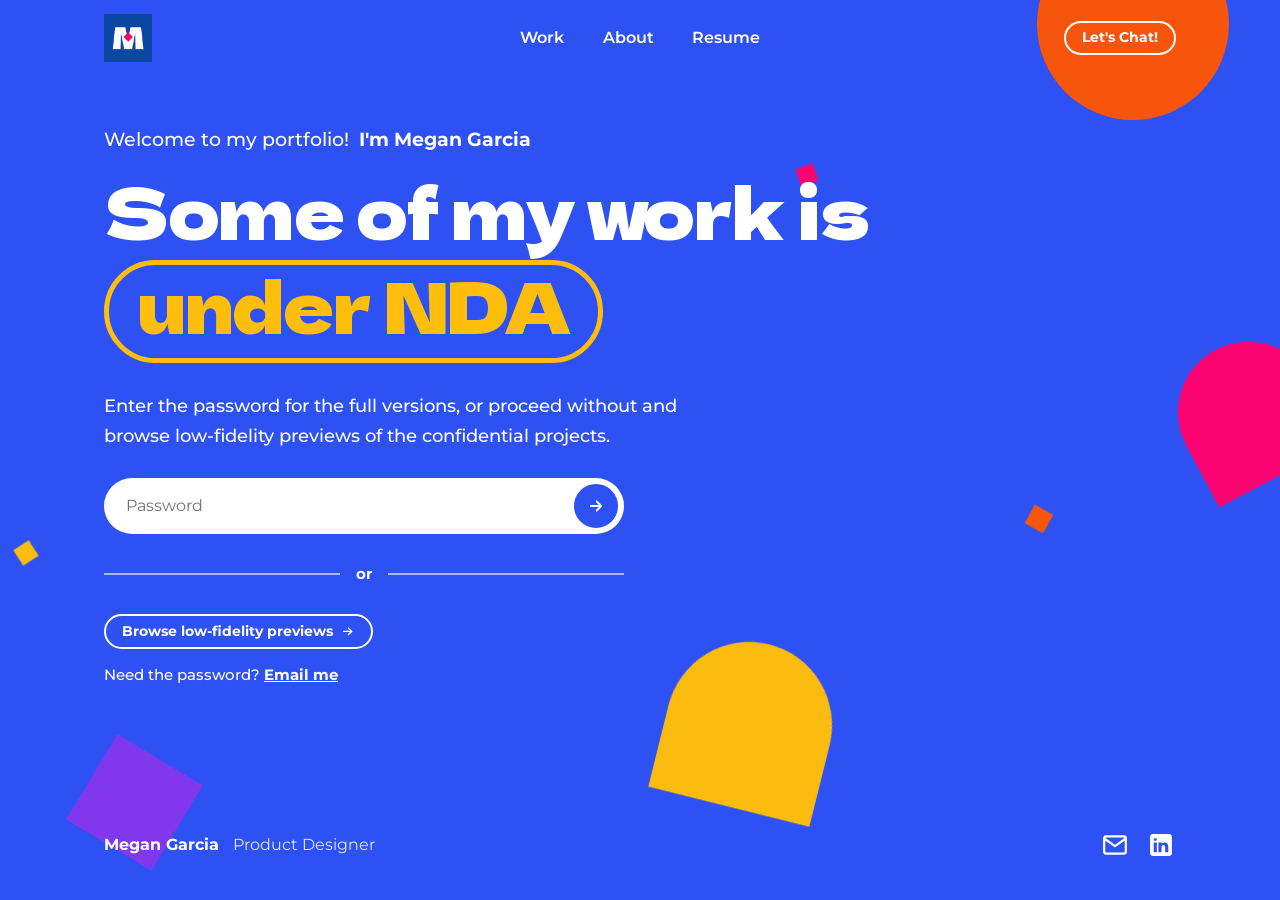
<file: project-reset/index.html>
<!doctype html>
<html lang="en">
<head>
  <meta charset="utf-8">
  <meta name="viewport" content="width=device-width, initial-scale=1">
  <title>Project Reset — Megan Garcia</title>
  <meta name="description" content="Rebuilding the core navigation of Johnson &amp; Johnson's cell therapy platform — reaching the industry UX benchmark (78%) for the first time.">
  <link rel="icon" href="../favicon.ico" sizes="any">
  <link rel="icon" type="image/png" href="../images/logo-5__6a6fe14c.png">
  <link rel="stylesheet" href="../fonts/fonts.css">
  <link rel="stylesheet" href="../css/style.css?v=98">
  <script>document.documentElement.classList.add("js");</script>
  <script>
  /* Access gate: full version when unlocked, low-fidelity preview when the
     visitor chose to bypass, otherwise send them to the password page. */
  (function () {
    try {
      if (localStorage.getItem("mg-unlocked") === "yes") return;
      if (localStorage.getItem("mg-preview") === "yes") { document.documentElement.classList.add("lo-fi"); return; }
      location.replace("../protected/?next=" + encodeURIComponent(location.pathname));
    } catch (e) {}
  })();
  </script>
</head>
<body class="btt-desktop">
  <a class="skip-link" href="#main">Skip to content</a>

  <header class="site-header">
    <div class="wrap nav">
      <a class="brand" href="../" aria-label="Megan Garcia — home"><img src="../images/logo-5__6a6fe14c.png" alt="Megan Garcia logo" width="46" height="46"></a>
      <nav aria-label="Primary"><ul class="nav__links pill-hidden">
        <li><a href="../#work">Work</a></li><li><a href="../about/">About</a></li><li><a href="../resume/">Resume</a></li>
      </ul></nav>
      <div class="nav__right">
        <a class="btn btn--secondary btn--on-dark" href="mailto:megangarcia2024@gmail.com">Let's Chat!</a>
        <button class="nav__toggle" aria-label="Open menu" aria-expanded="false" aria-controls="mobile-menu"><span></span><span></span><span></span></button>
      </div>
    </div>
  </header>
  <div class="mobile-menu" id="mobile-menu" aria-hidden="true">
    <button class="mobile-menu__close" aria-label="Close menu"></button>
    <a href="../#work">Work</a><a href="../about/">About</a><a href="../resume/">Resume</a>
  </div>

  <main id="main" class="cs-page cs--orange cs-redesign">
    <div class="lofi-banner" role="status">
      <span class="lofi-banner__text"><strong>Limited Preview.</strong> You're seeing low-fidelity versions of the confidential screens. Log in to view the full case study.</span>
      <a class="btn btn--primary" href="../protected/?next=..%2Fproject-reset%2F">Enter password</a>
    </div>
    <!-- Hero -->
    <section class="section cs-hero">
      <div class="wrap">
        <figure class="product-frame product-frame--orange reveal">
          <img class="product-frame__img" src="../images/lofi/pr-product.png" data-full="../images/pr-product.png" alt="Redesigned Cryopreservation landing screen with an order side panel">
          <img class="product-frame__shapes" src="../images/frame-shapes-orange.svg" alt="" aria-hidden="true">
        </figure>
        <h1 class="cs-title t-orange">Project Reset
          <a class="btn btn--secondary deck-btn" href="../files/ProjectReset-Deck.pdf" target="_blank" rel="noopener" data-locktip="Log in to view the process deck">Process Deck
            <svg class="arrow-h" aria-hidden="true" viewBox="0 0 24 24" fill="none" stroke="currentColor" stroke-width="2.2"><path d="M5 12h14M13 6l6 6-6 6"/></svg>
          </a>
        </h1>
        <p class="cs-sub">Simplifying navigation in Johnson &amp; Johnson's cell-therapy tracking portal, where a confusing screen isn't just friction. It's a compliance risk.</p>

        <div class="cs-meta">
          <div class="cs-meta__item"><span class="mshape mshape--circle c-orange"></span><div class="k">Duration</div><div class="v">12 Months</div></div>
          <div class="cs-meta__item"><span class="mshape mshape--diamond c-purple"></span><div class="k">Role</div><div class="v">Lead Product Designer</div></div>
          <div class="cs-meta__item"><span class="mshape mshape--petal c-pink"></span><div class="k">Team</div><div class="v">20-person cross-functional</div></div>
          <div class="cs-meta__item"><span class="mshape mshape--wedge c-yellow"></span><div class="k">Software</div><div class="v">Figma, Mural, Salesforce</div></div>
        </div>
      </div>
    </section>

    <!-- At a glance + impact -->
    <section class="section--tight">
      <div class="wrap">
        <div class="glance reveal">
          <h3 class="cs-h glance__title">At A Glance</h3>
          <div class="glance__grid">
            <div><h3>Problem</h3><p>Tangled navigation cost users time and risked wrong-order errors.</p></div>
            <div><h3>What I Did</h3><p>Led the end-to-end redesign, from global research to two shipped releases.</p></div>
            <div><h3>Impact</h3><p>Hit the industry UX benchmark for the first time.</p></div>
          </div>
        </div>
        <div class="impact reveal">
          <div class="impact__item"><div class="impact__label t-orange">Navigation Stops</div><div class="impact__n">2 to 1</div></div>
          <div class="impact__item"><div class="impact__label t-purple">UX-Lite Score</div><div class="impact__n">78%</div></div>
          <div class="impact__item"><div class="impact__label t-pink">Perceived Usefulness</div><div class="impact__n">+7%</div></div>
          <div class="impact__item"><div class="impact__label t-gold">Survey Responses</div><div class="impact__n">+194%</div></div>
        </div>
      </div>
    </section>

    <!-- 01 The Problem -->
    <section class="cs-section">
      <div class="wrap reveal">
        <div class="cs-num">
          <div class="cs-num__head">
            <span class="cs-num__eye">01</span>
            <h2 class="cs-h">The Problem</h2>
          </div>
          <p class="cs-num__body">The portal verifies every hand-off of a personalized cell therapy. After <strong>10 site visits in the US and Germany</strong> and <strong>11 user interviews</strong> with planners, warehouse and QA staff, two issues stood out.</p>
        </div>
        <div class="media-grid media-grid--2">
          <figure>
            <img src="../images/lofi/pr-fig-status.png" data-full="../images/pr-fig-status.png" alt="Order detail screen in the original portal">
            <figcaption><span class="fig-title">Users got lost</span><span class="fig-body">Going home meant re-finding the order and restarting the workflow.</span></figcaption>
          </figure>
          <figure>
            <img src="../images/lofi/pr-fig-lost.png" data-full="../images/pr-fig-lost.png" alt="Product information screen that could show an inaccurate status">
            <figcaption><span class="fig-title">Status couldn't be trusted</span><span class="fig-body">Finished tasks still read incomplete, so orders were left unfinished.</span></figcaption>
          </figure>
        </div>
      </div>
    </section>

    <!-- 02 The Process -->
    <section class="cs-section">
      <div class="wrap reveal">
        <div class="cs-num">
          <div class="cs-num__head">
            <span class="cs-num__eye">02</span>
            <h2 class="cs-h">The Process</h2>
          </div>
          <p class="cs-num__body">I kicked off with a full-day hybrid workshop, then led the work from sketches to high-fidelity designs. Along the way I directed two designers and met with engineering weekly to keep effort proportional to each problem.</p>
        </div>
        <div class="media-grid media-grid--3 media-grid--crop">
          <figure><img src="../images/frame-118__6925c0fb.png" alt="Team collaborating in a hybrid workshop"><figcaption><span class="fig-title">Hybrid workshop</span></figcaption></figure>
          <figure><img src="../images/frame-108__6925c0fb.png" alt="Mural board of grouped sticky notes"><figcaption><span class="fig-title">How Might We framing</span></figcaption></figure>
          <figure><img src="../images/frame-114-500__692da2e1.png" alt="Mid-fidelity explorations of the order overview"><figcaption><span class="fig-title">Wireframe explorations</span></figcaption></figure>
        </div>
      </div>
    </section>

    <!-- 03 Two Key Decisions -->
    <section class="cs-section">
      <div class="wrap reveal">
        <div class="cs-num__head">
          <span class="cs-num__eye">03</span>
          <h2 class="cs-h">Two Key Decisions</h2>
        </div>

        <h3 class="kd-title">Removing the intermediary page</h3>
        <p>Every workflow sat behind an extra page just to pick a task, and a wrong pick meant starting over. Users still needed its patient details, so I <strong>moved them into a side panel on the landing page</strong> and removed the page.</p>

        <h3 class="kd-title">Making "home" findable globally</h3>
        <p>Clicking the logo to go home is a North American habit, so EMEA users got stranded. Breadcrumbs and global search were costly on Salesforce, so I <strong>added a simple home icon</strong>: recognized everywhere, with nothing to translate.</p>

        <div class="cs-box">
          <div class="ba">
            <figure class="ba__item ba__item--before">
              <figcaption class="ba__label">Before</figcaption>
              <p class="ba__text">An extra page just to confirm the order. A wrong pick meant starting over.</p>
              <img class="ba__img" src="../images/lofi/pr-fig-status.png" data-full="../images/pr-fig-status.png" alt="Before: intermediary page used to validate the selected order" loading="lazy">
            </figure>
            <figure class="ba__item ba__item--after">
              <figcaption class="ba__label">After</figcaption>
              <p class="ba__text">The page is gone. Patient details now sit in a side panel on the landing page, so an order can be validated and switched in place.</p>
              <img class="ba__img" src="../images/lofi/pr-after.png" data-full="../images/pr-product.png" alt="After: landing page with an order-validation side panel" loading="lazy">
            </figure>
          </div>
        </div>
      </div>
    </section>

    <!-- 04 What Users Said -->
    <section class="cs-section">
      <div class="wrap reveal">
        <div class="cs-num">
          <div class="cs-num__head">
            <span class="cs-num__eye">04</span>
            <h2 class="cs-h">What Users Said</h2>
          </div>
          <div class="quote-card">
            <span class="qshape qshape--orange" aria-hidden="true" style="top:50%;left:-24px;width:84px;height:84px;border-radius:50%;background:var(--orange);transform:translateY(-50%)"></span>
            <span class="qshape" aria-hidden="true" style="bottom:-16px;right:20%;width:52px;height:52px;border-radius:4px;background:var(--purple);transform:rotate(28deg)"></span>
            <span class="qshape" aria-hidden="true" style="top:30%;right:-16px;width:76px;height:76px;border-radius:50% 0 50% 50%;background:var(--pink);transform:rotate(-28deg)"></span>
            <span class="qshape" aria-hidden="true" style="top:-10px;left:32px;width:52px;height:52px;border-radius:100% 0 0 0;background:var(--yellow);transform:rotate(-16deg)"></span>
            <p class="quote-card__q">"I finally understand how to move around the portal!"</p>
            <p class="quote-card__by">A user from Europe after using the new navigation. She finally had navigation that aligned with her expectation of how to move through the portal.</p>
          </div>
        </div>
      </div>
    </section>

    <!-- 05 The Outcome -->
    <section class="cs-section">
      <div class="wrap reveal">
        <div class="outcome-split">
          <div class="outcome-split__text">
            <div class="cs-num__head">
              <span class="cs-num__eye">05</span>
              <h2 class="cs-h">The Outcome</h2>
            </div>
            <p>Shipped across <strong>two releases in 2025</strong>. That year the portal reached the industry UX-Lite benchmark (78%) for the first time. Alongside the two decisions, I also shipped:</p>
            <ul class="cs-cols">
              <li>Workflow checklist</li>
              <li>Order overview</li>
              <li>Reprint without modify</li>
              <li>Modification mode</li>
              <li>Resources &amp; reports</li>
              <li>Consolidated shipment tracking</li>
            </ul>
            <p>Midway, I also led the platform's rebrand to Johnson &amp; Johnson's 2023 identity, from design to hand-coded production components.</p>
            <a class="btn btn--secondary" href="../under-one-brand/">Read The Rebrand Case Study
              <svg class="arrow-h" aria-hidden="true" viewBox="0 0 24 24" fill="none" stroke="currentColor" stroke-width="2.2"><path d="M5 12h14M13 6l6 6-6 6"/></svg>
            </a>
          </div>
          <img class="outcome__img" src="../images/lofi/pr-after.png" data-full="../images/pr-product.png" alt="Redesigned landing screen with the order side panel" loading="lazy">
        </div>
      </div>
    </section>

    <!-- More like this -->
    <section class="section cs-morework" aria-label="More work">
      <div class="wrap">
        <h2 class="cs-h t-orange" style="margin-bottom:6px">More Like This</h2>
        <a class="next-card reveal" href="../pizza/">
          <figure class="product-frame product-frame--pink">
            <img class="product-frame__img" src="../images/pizza-product.png" alt="Pizza Shop — Smokey Mountain kiosk ordering screen" loading="lazy">
            <img class="product-frame__shapes" src="../images/frame-shapes-pink.svg" alt="" aria-hidden="true">
          </figure>
          <div class="next-card__foot">
            <span class="next-card__title t-pink">Pizza Shop</span>
            <span class="arrow-circle t-pink" aria-hidden="true"><svg viewBox="0 0 24 24" fill="none" stroke="currentColor" stroke-width="2.4"><path d="M7 17 17 7M9 7h8v8"/></svg></span>
          </div>
        </a>
      </div>
    </section>
  </main>

  <footer class="site-footer">
    <div class="shapes" aria-hidden="true">
      <img src="../images/ellipse-3__67b3dc3c.svg" alt="" style="bottom:-50px;left:32%;width:120px">
      <img src="../images/diamond2__68f140b4.svg" alt="" style="top:40%;right:22%;width:24px">
    </div>
    <div class="wrap site-footer__inner">
      <div class="footer-id"><span class="name">Megan Garcia</span><span class="role">Product Designer</span></div>
      <div class="footer-social">
        <a href="mailto:megangarcia2024@gmail.com" aria-label="Email Megan"><img src="../images/mail__6924ce17.svg" alt=""></a>
        <a href="https://www.linkedin.com/in/megangarcia-ux/" aria-label="Megan on LinkedIn" target="_blank" rel="noopener"><img src="../images/icons8-linkedin__6924cf16.svg" alt=""></a>
      </div>
    </div>
  </footer>

  <button class="back-to-top" type="button" aria-label="Back to top">
    <svg aria-hidden="true" viewBox="0 0 24 24" fill="none" stroke="currentColor" stroke-width="2.4"><path d="M12 20V5M5 12l7-7 7 7"/></svg>
  </button>
  <script>
  /* Signed-in visitors see the real hi-fi product image + an enabled Process Deck.
     Signed-out/preview visitors keep the low-fi doodle (so the confidential
     screenshot is never fetched) and get a disabled, tooltipped deck button. */
  (function () {
    try {
      if (localStorage.getItem('mg-unlocked') === 'yes') {
        document.querySelectorAll('img[data-full]').forEach(function (i) { i.src = i.getAttribute('data-full'); });
      } else {
        document.querySelectorAll('.deck-btn').forEach(function (a) {
          a.classList.add('is-locked');
          a.setAttribute('aria-disabled', 'true');
          a.addEventListener('click', function (e) {
            e.preventDefault();
            /* On touch (no hover) a tap shows the tooltip, then fades it after 30s. */
            if (window.matchMedia && window.matchMedia('(hover: none)').matches) {
              a.classList.add('is-tip');
              clearTimeout(a._tipTimer);
              a._tipTimer = setTimeout(function () { a.classList.remove('is-tip'); }, 5000);
            }
          });
        });
      }
    } catch (e) {}
  })();
  </script>
  <script src="../js/main.js?v=23" defer></script>
</body>
</html>
</file>
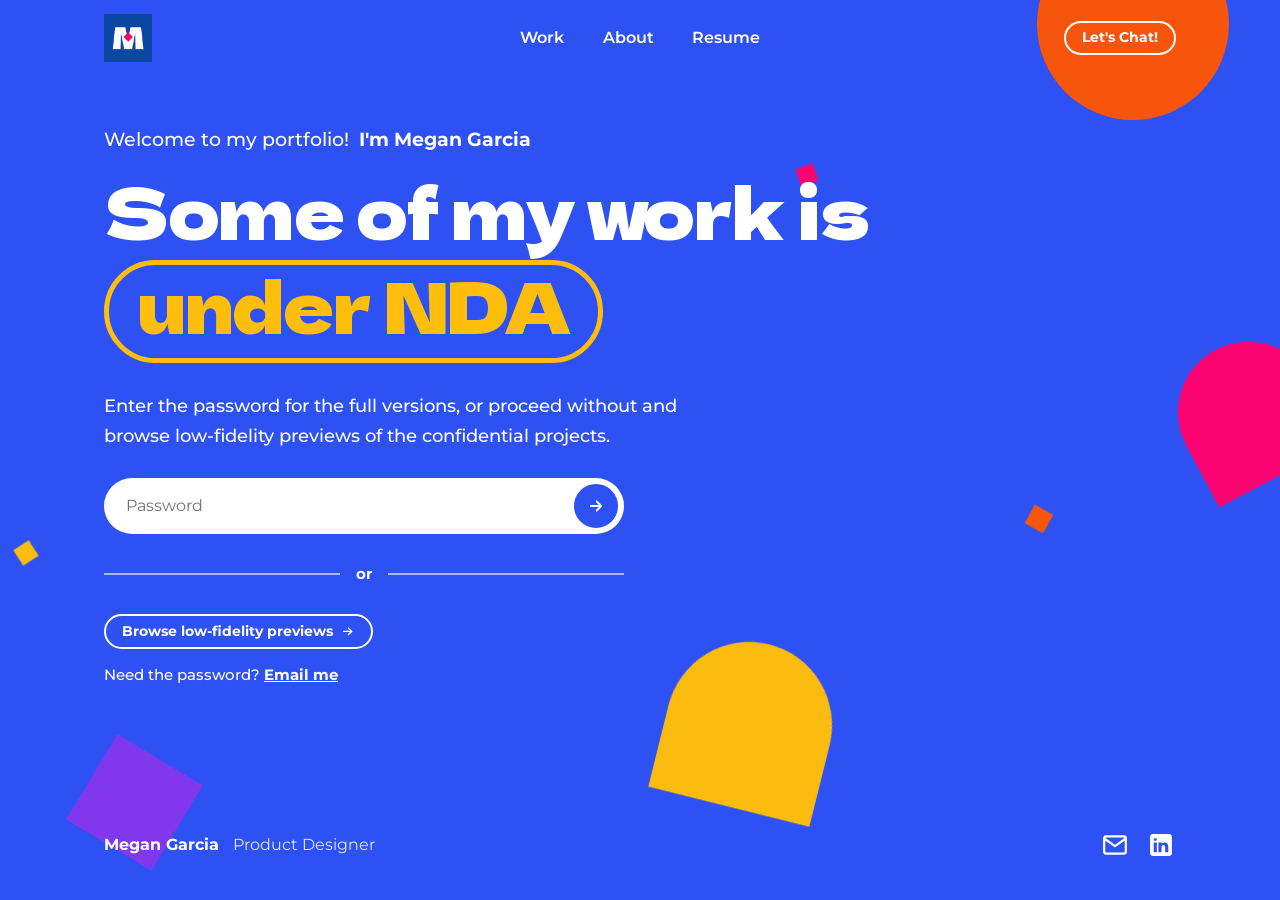
<file: protected/index.html>
<!doctype html>
<html lang="en">
<head>
  <meta charset="utf-8">
  <meta name="viewport" content="width=device-width, initial-scale=1">
  <title>Protected Work — Megan Garcia</title>
  <meta name="description" content="Password-protected case studies covering confidential Johnson &amp; Johnson work.">
  <meta name="robots" content="noindex">
  <link rel="icon" href="../favicon.ico" sizes="any">
  <link rel="icon" type="image/png" href="../images/logo-5__6a6fe14c.png">
  <link rel="stylesheet" href="../fonts/fonts.css">
  <link rel="stylesheet" href="../css/style.css?v=98">
  <script>document.documentElement.classList.add("js");</script>
  <script>
  /* Gate state. Client-side only (static site) — a courtesy gate, not real auth. */
  (function () {
    try {
      var params = new URLSearchParams(location.search);
      var n = params.get('next');
      // Honor any same-origin relative/absolute path (so the gate can return the
      // visitor to wherever they entered the site), but never an external URL.
      function safeNext(p) {
        if (!p) return null;
        if (p.indexOf('://') !== -1 || p.indexOf('//') === 0 || p.charAt(0) === '\\') return null;
        return p.charAt(0) === '/' || p.charAt(0) === '.' ? p : null;
      }
      window.__gateNext = safeNext(n);
      // Already unlocked? Skip the gate and go to wherever they were headed (or home).
      if (localStorage.getItem('mg-unlocked') === 'yes') {
        location.replace(window.__gateNext || '../');
      }
    } catch (e) {}
  })();
  </script>
</head>
<body class="btt-desktop gate-body">
  <a class="skip-link" href="#main">Skip to content</a>

  <header class="site-header">
    <div class="wrap nav">
      <a class="brand" href="../" aria-label="Megan Garcia — home"><img src="../images/logo-5__6a6fe14c.png" alt="Megan Garcia logo" width="46" height="46"></a>
      <nav aria-label="Primary"><ul class="nav__links pill-hidden">
        <li><a href="../#work">Work</a></li>
        <li><a href="../about/">About</a></li>
        <li><a href="../resume/">Resume</a></li>
      </ul></nav>
      <div class="nav__right">
        <a class="btn btn--secondary btn--on-dark" href="mailto:megangarcia2024@gmail.com">Let's Chat!</a>
        <button class="nav__toggle" aria-label="Open menu" aria-expanded="false" aria-controls="mobile-menu"><span></span><span></span><span></span></button>
      </div>
    </div>
  </header>
  <div class="mobile-menu" id="mobile-menu" aria-hidden="true">
    <button class="mobile-menu__close" aria-label="Close menu"></button>
    <a href="../#work">Work</a><a href="../about/">About</a><a href="../resume/">Resume</a>
  </div>

  <!-- Full-page decorative layer: sits behind the hero AND the footer (both
       transparent) so the drifting shapes show through everywhere. -->
  <div class="shapes gate-bg" aria-hidden="true">
    <img class="sh" src="../images/circle__68f142c5.svg" alt="" style="top:-8%;right:4%;width:min(15vw,200px)">
    <img class="sh" src="../images/petal__68f140b4.svg" alt="" style="top:38%;right:-3%;width:min(11vw,150px);transform:rotate(-118deg)">
    <img class="sh" src="../images/rectangle-2__67bcf6f6.svg" alt="" style="bottom:3%;left:5%;width:min(11vw,150px);transform:rotate(-14deg)">
    <img class="sh" src="../images/minion__68f142e5.svg" alt="" style="bottom:10%;right:35%;width:min(13vw,175px);transform:rotate(14deg)">
    <img class="sh" src="../images/diamond2__68f140b4.svg" alt="" style="top:18%;left:62%;width:26px;transform:rotate(24deg)">
    <img class="sh" src="../images/diamond3__68f140b4.svg" alt="" style="top:56%;left:80%;width:30px;transform:rotate(-16deg)">
    <img class="sh" src="../images/diamond1__68f140b4.svg" alt="" style="top:60%;left:1%;width:26px;transform:rotate(12deg)">
  </div>

  <main id="main">
    <section class="hero gate-hero" aria-label="Password">
      <div class="wrap gate-hero__inner">
        <p class="gate-eyebrow"><span>Welcome to my portfolio!</span><strong>I'm Megan Garcia</strong></p>
        <h1 class="gate-h1">Some of my work is <span class="gate-pill">under NDA</span></h1>
        <p class="gate-sub">Enter the password for the full versions, or proceed without and browse low-fidelity previews of the confidential projects.</p>

        <form id="gate-form" class="gate-form" novalidate>
          <div class="gate-field">
            <input id="pw" type="text" name="password" aria-label="Password" aria-describedby="pw-error" placeholder="Password">
            <div class="gate-field__controls">
              <button type="submit" class="gate-unlock" aria-label="Unlock">
                <svg viewBox="0 0 24 24" fill="none" stroke="currentColor" stroke-width="2.4" stroke-linecap="round" stroke-linejoin="round" aria-hidden="true"><path d="M5 12h14M13 6l6 6-6 6"></path></svg>
                <span class="gate-unlock__spin" aria-hidden="true"></span>
              </button>
            </div>
          </div>
          <p id="pw-error" class="gate-error" role="alert" hidden><svg viewBox="0 0 24 24" fill="none" stroke="currentColor" stroke-width="2.2" stroke-linecap="round" stroke-linejoin="round" aria-hidden="true"><path d="M10.3 3.9 1.8 18a2 2 0 0 0 1.7 3h16.9a2 2 0 0 0 1.7-3L13.7 3.9a2 2 0 0 0-3.4 0Z"></path><path d="M12 9v4"></path><path d="M12 17h.01"></path></svg><span id="pw-error-msg">That password didn't work. Try again.</span></p>
        </form>

        <div class="gate-or" aria-hidden="true"><span></span><span class="gate-or__word">or</span><span></span></div>

        <div class="gate-actions">
          <button type="button" class="btn btn--secondary btn--on-dark" data-bypass>Browse low-fidelity previews
            <svg class="arrow-h" aria-hidden="true" viewBox="0 0 24 24" fill="none" stroke="currentColor" stroke-width="2.2"><path d="M5 12h14M13 6l6 6-6 6"/></svg>
          </button>
          <p class="gate-help">Need the password? <a href="mailto:megangarcia2024@gmail.com?subject=Portfolio%20password">Email me</a></p>
        </div>
      </div>
    </section>
  </main>

  <footer class="site-footer">
    <div class="shapes" aria-hidden="true">
      <img src="../images/ellipse-3__67b3dc3c.svg" alt="" style="bottom:-50px;left:32%;width:120px">
      <img src="../images/diamond2__68f140b4.svg" alt="" style="top:40%;right:22%;width:24px">
    </div>
    <div class="wrap site-footer__inner">
      <div class="footer-id"><span class="name">Megan Garcia</span><span class="role">Product Designer</span></div>
      <div class="footer-social">
        <a href="mailto:megangarcia2024@gmail.com" aria-label="Email Megan"><img src="../images/mail__6924ce17.svg" alt=""></a>
        <a href="https://www.linkedin.com/in/megangarcia-ux/" aria-label="Megan on LinkedIn" target="_blank" rel="noopener"><img src="../images/icons8-linkedin__6924cf16.svg" alt=""></a>
      </div>
    </div>
  </footer>

  <button class="back-to-top" type="button" aria-label="Back to top">
    <svg aria-hidden="true" viewBox="0 0 24 24" fill="none" stroke="currentColor" stroke-width="2.4"><path d="M12 20V5M5 12l7-7 7 7"/></svg>
  </button>

  <script>
  (function () {
    /* ─────────────────────────────────────────────────────────────────────
       Server-side password check. GATE_ENDPOINT is a Google Apps Script web
       app (see ../apps-script/README.md) that validates the password against a
       PRIVATE Google Sheet on Google's servers — supports per-company passwords
       and never exposes them to the browser.
       Until GATE_ENDPOINT is filled in, the gate falls back to the local
       password so the site keeps working; remove the fallback once it's live.
       ───────────────────────────────────────────────────────────────────── */
    var GATE_ENDPOINT = 'https://script.google.com/macros/s/AKfycbxfURBbfccIMTCGyiQwaQ_3LVBIhGIxaJw9bQ-jgItNzMPsa8NY1pyAbsO-4-WpayPa/exec';

    var form = document.getElementById('gate-form');
    if (form) {
      var input = document.getElementById('pw');
      var err = document.getElementById('pw-error');
      var errMsg = document.getElementById('pw-error-msg');
      var btn = form.querySelector('.gate-unlock');

      function showError(msg) {
        if (errMsg && msg) errMsg.textContent = msg;
        if (err) err.hidden = false;
        if (input) { input.focus(); input.select(); }
      }
      function setBusy(busy) {
        if (btn) { btn.disabled = busy; btn.classList.toggle('is-busy', busy); }
        if (input) input.disabled = busy;
      }
      function unlock(company) {
        try {
          localStorage.setItem('mg-unlocked', 'yes');
          if (company) localStorage.setItem('mg-company', company);
        } catch (e) {}
        location.replace(window.__gateNext || '../');
      }

      form.addEventListener('submit', function (e) {
        e.preventDefault();
        var pw = (input.value || '').trim();
        if (!pw) { showError('Enter the password to continue.'); return; }
        if (err) err.hidden = true;
        setBusy(true);

        fetch(GATE_ENDPOINT, {
          method: 'POST',
          headers: { 'Content-Type': 'text/plain;charset=utf-8' },
          body: JSON.stringify({ password: pw })
        })
          .then(function (r) { return r.json(); })
          .then(function (d) {
            if (d && d.ok) { unlock(d.company); }
            else { showError("That password didn't work. Try again."); setBusy(false); }
          })
          .catch(function () {
            showError("Couldn't reach the server. Check your connection and try again.");
            setBusy(false);
          });
      });
    }

    // "Browse low-fidelity previews" — enter preview mode, then continue to
    // wherever they were headed (or home) to browse the doodle versions.
    var bypass = document.querySelector('[data-bypass]');
    if (bypass) {
      bypass.addEventListener('click', function () {
        try { localStorage.setItem('mg-preview', 'yes'); } catch (e) {}
        location.href = window.__gateNext || '../';
      });
    }
  })();
  </script>
  <script src="../js/main.js?v=23" defer></script>
</body>
</html>
</file>
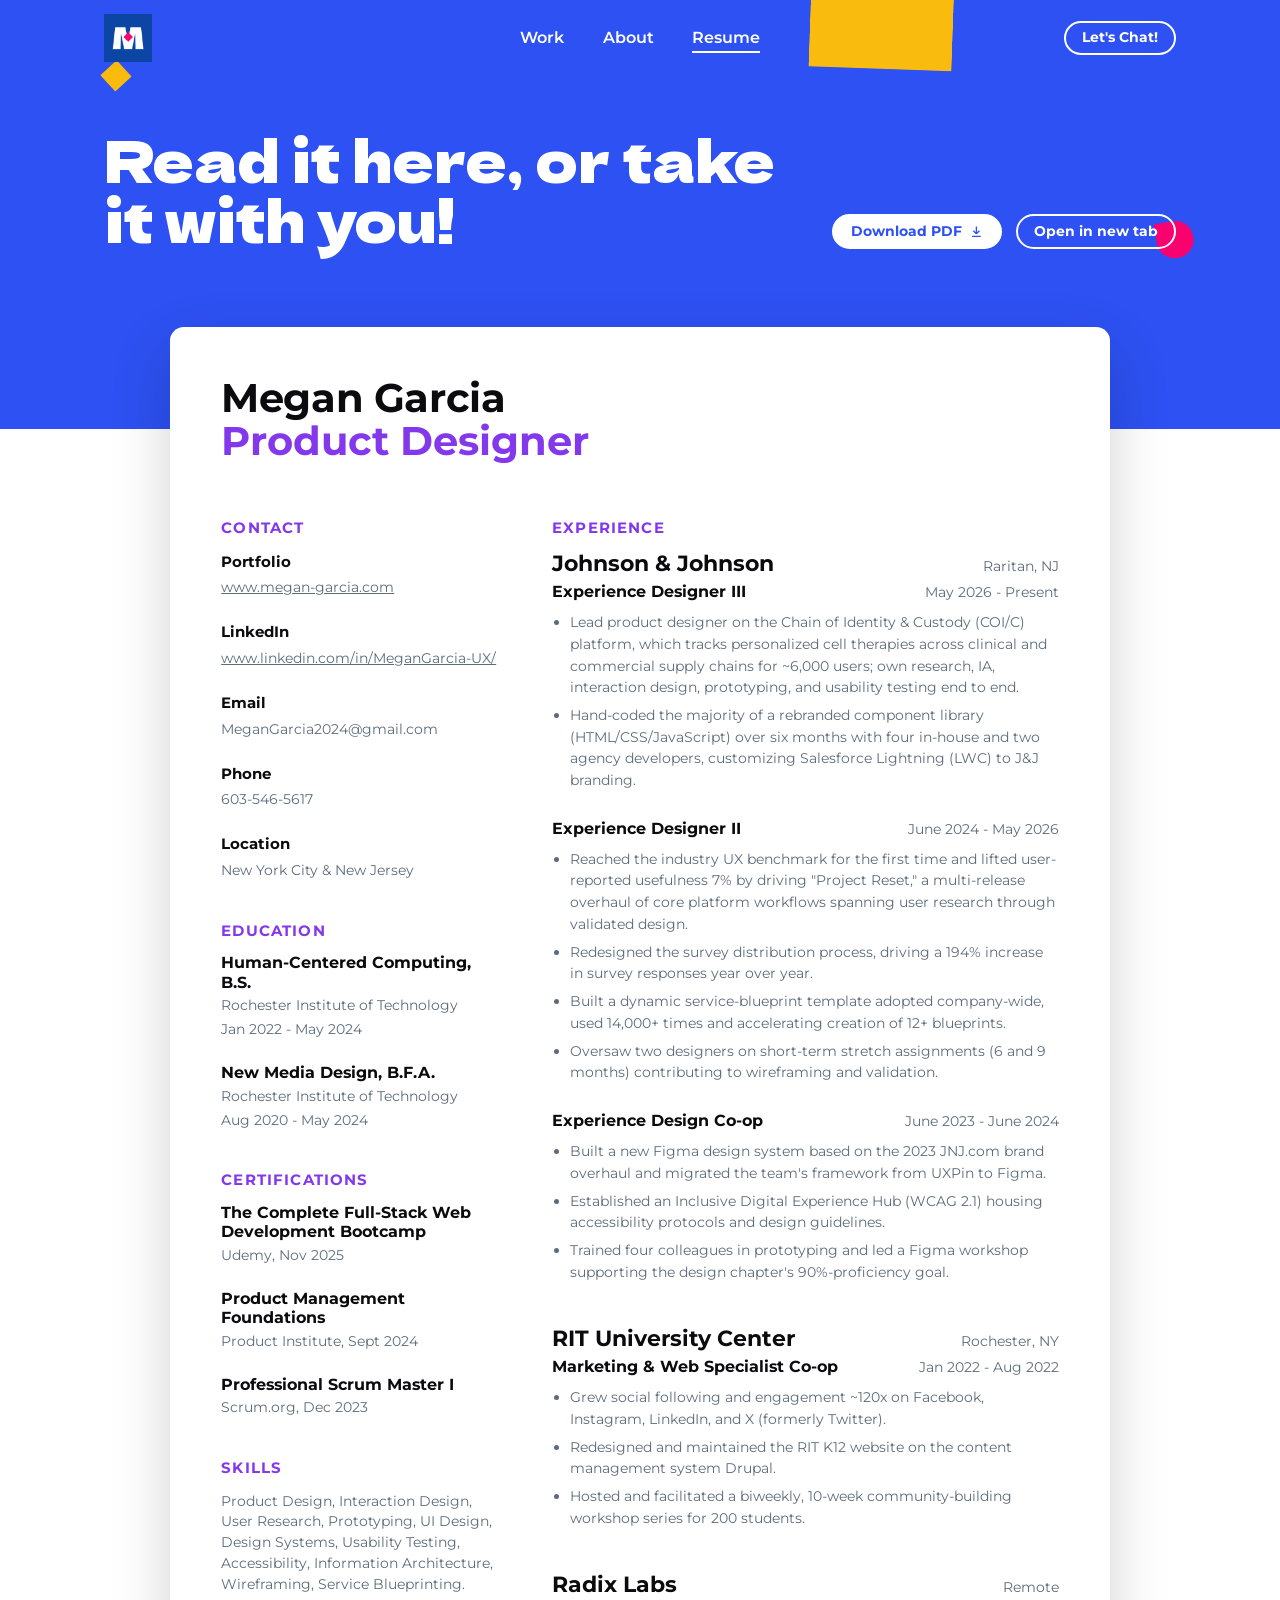
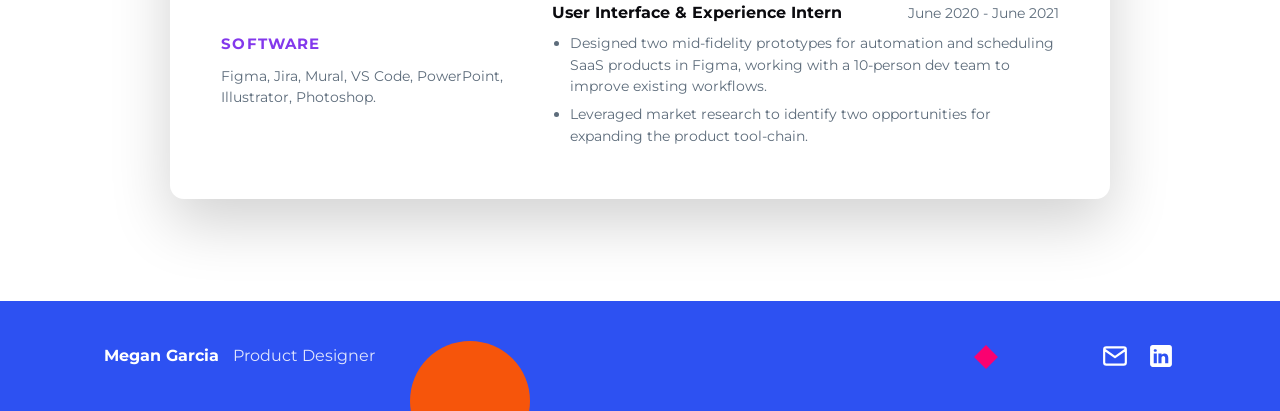
<file: resume/index.html>
<!doctype html>
<html lang="en">
<head>
  <meta charset="utf-8">
  <meta name="viewport" content="width=device-width, initial-scale=1">
  <title>Resume — Megan Garcia</title>
  <meta name="description" content="Megan Garcia's resume — product designer currently at Johnson &amp; Johnson, based in NYC &amp; New Jersey. Read it online or download the PDF.">
  <link rel="icon" href="../favicon.ico" sizes="any">
  <link rel="icon" type="image/png" href="../images/logo-5__6a6fe14c.png">

  <link rel="stylesheet" href="../fonts/fonts.css">
  <link rel="stylesheet" href="../css/style.css?v=98">
  <script>document.documentElement.classList.add("js");</script>
</head>
<body class="btt-desktop">
  <a class="skip-link" href="#main">Skip to content</a>

  <header class="site-header">
    <div class="wrap nav">
      <a class="brand" href="../" aria-label="Megan Garcia — home"><img src="../images/logo-5__6a6fe14c.png" alt="Megan Garcia logo" width="46" height="46"></a>
      <nav aria-label="Primary"><ul class="nav__links pill-hidden">
        <li><a href="../#work">Work</a></li>
        <li><a href="../about/">About</a></li>
        <li><a href="../resume/" aria-current="page">Resume</a></li>
      </ul></nav>
      <div class="nav__right">
        <a class="btn btn--secondary btn--on-dark" href="mailto:megangarcia2024@gmail.com">Let's Chat!</a>
        <button class="nav__toggle" aria-label="Open menu" aria-expanded="false" aria-controls="mobile-menu"><span></span><span></span><span></span></button>
      </div>
    </div>
  </header>
  <div class="mobile-menu" id="mobile-menu" aria-hidden="true">
    <button class="mobile-menu__close" aria-label="Close menu"></button>
    <a href="../#work">Work</a><a href="../about/">About</a><a href="../resume/">Resume</a>
  </div>

  <main id="main">
    <section class="hero">
      <div class="shapes" aria-hidden="true">
        <img src="../images/minion__68f142e5.svg" alt="" style="top:-82px;right:26%;width:min(13vw,140px);rotate:180deg">
        <img src="../images/diamond1__68f140b4.svg" alt="" style="top:17%;left:7%;width:30px">
        <img src="../images/petal__68f140b4.svg" alt="" style="top:54%;right:5%;width:38px;rotate:205deg">
      </div>
      <div class="wrap hero__inner hero__inner--row">
        <h1 class="page-title page-title--whole" style="line-height:1.05">Read it here, or take it with you!</h1>
        <div class="resume-actions">
          <a class="btn btn--primary btn--on-dark" id="resume-download" href="../files/MeganGarcia-Resume.pdf" download="MeganGarcia-Resume.pdf"><span class="dl-pdf">Download PDF</span><span class="dl-png">Download PNG</span>
            <svg aria-hidden="true" viewBox="0 0 24 24" fill="none" stroke="currentColor" stroke-width="2.2"><path d="M12 4v12m0 0 5-5m-5 5-5-5M5 20h14"/></svg>
          </a>
          <a class="btn btn--secondary btn--on-dark" href="../files/MeganGarcia-Resume.pdf" target="_blank" rel="noopener">Open in new tab</a>
        </div>
      </div>
    </section>

    <section class="resume-show">
      <div class="wrap">
        <article class="resume-card reveal">
          <header class="resume-card__head">
            <h2 class="resume-card__name">Megan Garcia</h2>
            <p class="resume-card__role">Product Designer</p>
          </header>

          <div class="resume-card__grid">
            <div class="resume-card__side">

              <section class="resume-sec">
                <h3 class="resume-sec__h">Contact</h3>
                <ul class="resume-contact">
                  <li><span class="resume-k">Portfolio</span><a href="https://www.megan-garcia.com" target="_blank" rel="noopener">www.megan-garcia.com</a></li>
                  <li><span class="resume-k">LinkedIn</span><a href="https://www.linkedin.com/in/megangarcia-ux/" target="_blank" rel="noopener">www.linkedin.com/in/MeganGarcia-UX/</a></li>
                  <li><span class="resume-k">Email</span><a href="mailto:MeganGarcia2024@gmail.com">MeganGarcia2024@gmail.com</a></li>
                  <li><span class="resume-k">Phone</span><a href="tel:+16035465617">603-546-5617</a></li>
                  <li><span class="resume-k">Location</span><span>New York City &amp; New Jersey</span></li>
                </ul>
              </section>

              <section class="resume-sec">
                <h3 class="resume-sec__h">Education</h3>
                <div class="resume-item">
                  <div class="resume-item__title">Human-Centered Computing, B.S.</div>
                  <div class="resume-item__sub">Rochester Institute of Technology</div>
                  <div class="resume-item__meta">Jan 2022 - May 2024</div>
                </div>
                <div class="resume-item">
                  <div class="resume-item__title">New Media Design, B.F.A.</div>
                  <div class="resume-item__sub">Rochester Institute of Technology</div>
                  <div class="resume-item__meta">Aug 2020 - May 2024</div>
                </div>
              </section>

              <section class="resume-sec">
                <h3 class="resume-sec__h">Certifications</h3>
                <div class="resume-item">
                  <div class="resume-item__title">The Complete Full-Stack Web Development Bootcamp</div>
                  <div class="resume-item__meta">Udemy, Nov 2025</div>
                </div>
                <div class="resume-item">
                  <div class="resume-item__title">Product Management Foundations</div>
                  <div class="resume-item__meta">Product Institute, Sept 2024</div>
                </div>
                <div class="resume-item">
                  <div class="resume-item__title">Professional Scrum Master I</div>
                  <div class="resume-item__meta">Scrum.org, Dec 2023</div>
                </div>
              </section>

              <section class="resume-sec">
                <h3 class="resume-sec__h">Skills</h3>
                <p class="resume-item__sub">Product Design, Interaction Design, User Research, Prototyping, UI Design, Design Systems, Usability Testing, Accessibility, Information Architecture, Wireframing, Service Blueprinting.</p>
              </section>

              <section class="resume-sec">
                <h3 class="resume-sec__h">Software</h3>
                <p class="resume-item__sub">Figma, Jira, Mural, VS Code, PowerPoint, Illustrator, Photoshop.</p>
              </section>

            </div>

            <div class="resume-card__main">
              <section class="resume-sec">
                <h3 class="resume-sec__h">Experience</h3>

                <div class="resume-job">
                  <div class="resume-job__co"><h4>Johnson &amp; Johnson</h4><span class="resume-job__loc">Raritan, NJ</span></div>

                  <div class="resume-role">
                    <div class="resume-role__head"><h5 class="resume-role__title">Experience Designer III</h5><span class="resume-role__dates">May 2026 - Present</span></div>
                    <ul class="resume-bullets">
                      <li>Lead product designer on the Chain of Identity &amp; Custody (COI/C) platform, which tracks personalized cell therapies across clinical and commercial supply chains for ~6,000 users; own research, IA, interaction design, prototyping, and usability testing end to end.</li>
                      <li>Hand-coded the majority of a rebranded component library (HTML/CSS/JavaScript) over six months with four in-house and two agency developers, customizing Salesforce Lightning (LWC) to J&amp;J branding.</li>
                    </ul>
                  </div>

                  <div class="resume-role">
                    <div class="resume-role__head"><h5 class="resume-role__title">Experience Designer II</h5><span class="resume-role__dates">June 2024 - May 2026</span></div>
                    <ul class="resume-bullets">
                      <li>Reached the industry UX benchmark for the first time and lifted user-reported usefulness 7% by driving "Project Reset," a multi-release overhaul of core platform workflows spanning user research through validated design.</li>
                      <li>Redesigned the survey distribution process, driving a 194% increase in survey responses year over year.</li>
                      <li>Built a dynamic service-blueprint template adopted company-wide, used 14,000+ times and accelerating creation of 12+ blueprints.</li>
                      <li>Oversaw two designers on short-term stretch assignments (6 and 9 months) contributing to wireframing and validation.</li>
                    </ul>
                  </div>

                  <div class="resume-role">
                    <div class="resume-role__head"><h5 class="resume-role__title">Experience Design Co-op</h5><span class="resume-role__dates">June 2023 - June 2024</span></div>
                    <ul class="resume-bullets">
                      <li>Built a new Figma design system based on the 2023 JNJ.com brand overhaul and migrated the team's framework from UXPin to Figma.</li>
                      <li>Established an Inclusive Digital Experience Hub (WCAG 2.1) housing accessibility protocols and design guidelines.</li>
                      <li>Trained four colleagues in prototyping and led a Figma workshop supporting the design chapter's 90%-proficiency goal.</li>
                    </ul>
                  </div>
                </div>

                <div class="resume-job">
                  <div class="resume-job__co"><h4>RIT University Center</h4><span class="resume-job__loc">Rochester, NY</span></div>

                  <div class="resume-role">
                    <div class="resume-role__head"><h5 class="resume-role__title">Marketing &amp; Web Specialist Co-op</h5><span class="resume-role__dates">Jan 2022 - Aug 2022</span></div>
                    <ul class="resume-bullets">
                      <li>Grew social following and engagement ~120x on Facebook, Instagram, LinkedIn, and X (formerly Twitter).</li>
                      <li>Redesigned and maintained the RIT K12 website on the content management system Drupal.</li>
                      <li>Hosted and facilitated a biweekly, 10-week community-building workshop series for 200 students.</li>
                    </ul>
                  </div>
                </div>

                <div class="resume-job">
                  <div class="resume-job__co"><h4>Radix Labs</h4><span class="resume-job__loc">Remote</span></div>

                  <div class="resume-role">
                    <div class="resume-role__head"><h5 class="resume-role__title">User Interface &amp; Experience Intern</h5><span class="resume-role__dates">June 2020 - June 2021</span></div>
                    <ul class="resume-bullets">
                      <li>Designed two mid-fidelity prototypes for automation and scheduling SaaS products in Figma, working with a 10-person dev team to improve existing workflows.</li>
                      <li>Leveraged market research to identify two opportunities for expanding the product tool-chain.</li>
                    </ul>
                  </div>
                </div>

              </section>
            </div>
          </div>
        </article>
      </div>
    </section>
  </main>

  <footer class="site-footer">
    <div class="shapes" aria-hidden="true">
      <img src="../images/ellipse-3__67b3dc3c.svg" alt="" style="bottom:-50px;left:32%;width:120px">
      <img src="../images/diamond2__68f140b4.svg" alt="" style="top:40%;right:22%;width:24px">
    </div>
    <div class="wrap site-footer__inner">
      <div class="footer-id"><span class="name">Megan Garcia</span><span class="role">Product Designer</span></div>
      <div class="footer-social">
        <a href="mailto:megangarcia2024@gmail.com" aria-label="Email Megan"><img src="../images/mail__6924ce17.svg" alt=""></a>
        <a href="https://www.linkedin.com/in/megangarcia-ux/" aria-label="Megan on LinkedIn" target="_blank" rel="noopener"><img src="../images/icons8-linkedin__6924cf16.svg" alt=""></a>
      </div>
    </div>
  </footer>

  <button class="back-to-top" type="button" aria-label="Back to top">
    <svg aria-hidden="true" viewBox="0 0 24 24" fill="none" stroke="currentColor" stroke-width="2.4"><path d="M12 20V5M5 12l7-7 7 7"/></svg>
  </button>
  <script src="../js/main.js?v=23" defer></script>
  <script>
    /* Force an actual download. Mobile browsers (notably iOS Safari) ignore the
       `download` attribute for PDFs and just open a preview, so on mobile we
       download the PNG of the résumé instead (and the button reads "Download
       PNG" there). Fetch the file as a blob and save it; fall back to opening
       the file if anything fails. */
    (function () {
      var btn = document.getElementById("resume-download");
      if (!btn || !window.fetch || !("download" in document.createElement("a"))) return;
      var mq = window.matchMedia("(max-width: 760px)");
      btn.addEventListener("click", function (e) {
        e.preventDefault();
        var mobile = mq.matches;
        var src = mobile ? "../images/resume-page.png" : btn.href;
        var name = mobile ? "MeganGarcia-Resume.png" : "MeganGarcia-Resume.pdf";
        fetch(src)
          .then(function (r) { if (!r.ok) throw new Error("fetch failed"); return r.blob(); })
          .then(function (blob) {
            var url = URL.createObjectURL(blob);
            var a = document.createElement("a");
            a.href = url;
            a.download = name;
            document.body.appendChild(a);
            a.click();
            a.remove();
            setTimeout(function () { URL.revokeObjectURL(url); }, 4000);
          })
          .catch(function () { window.location.href = src; });
      });
    })();
  </script>
</body>
</html>
</file>
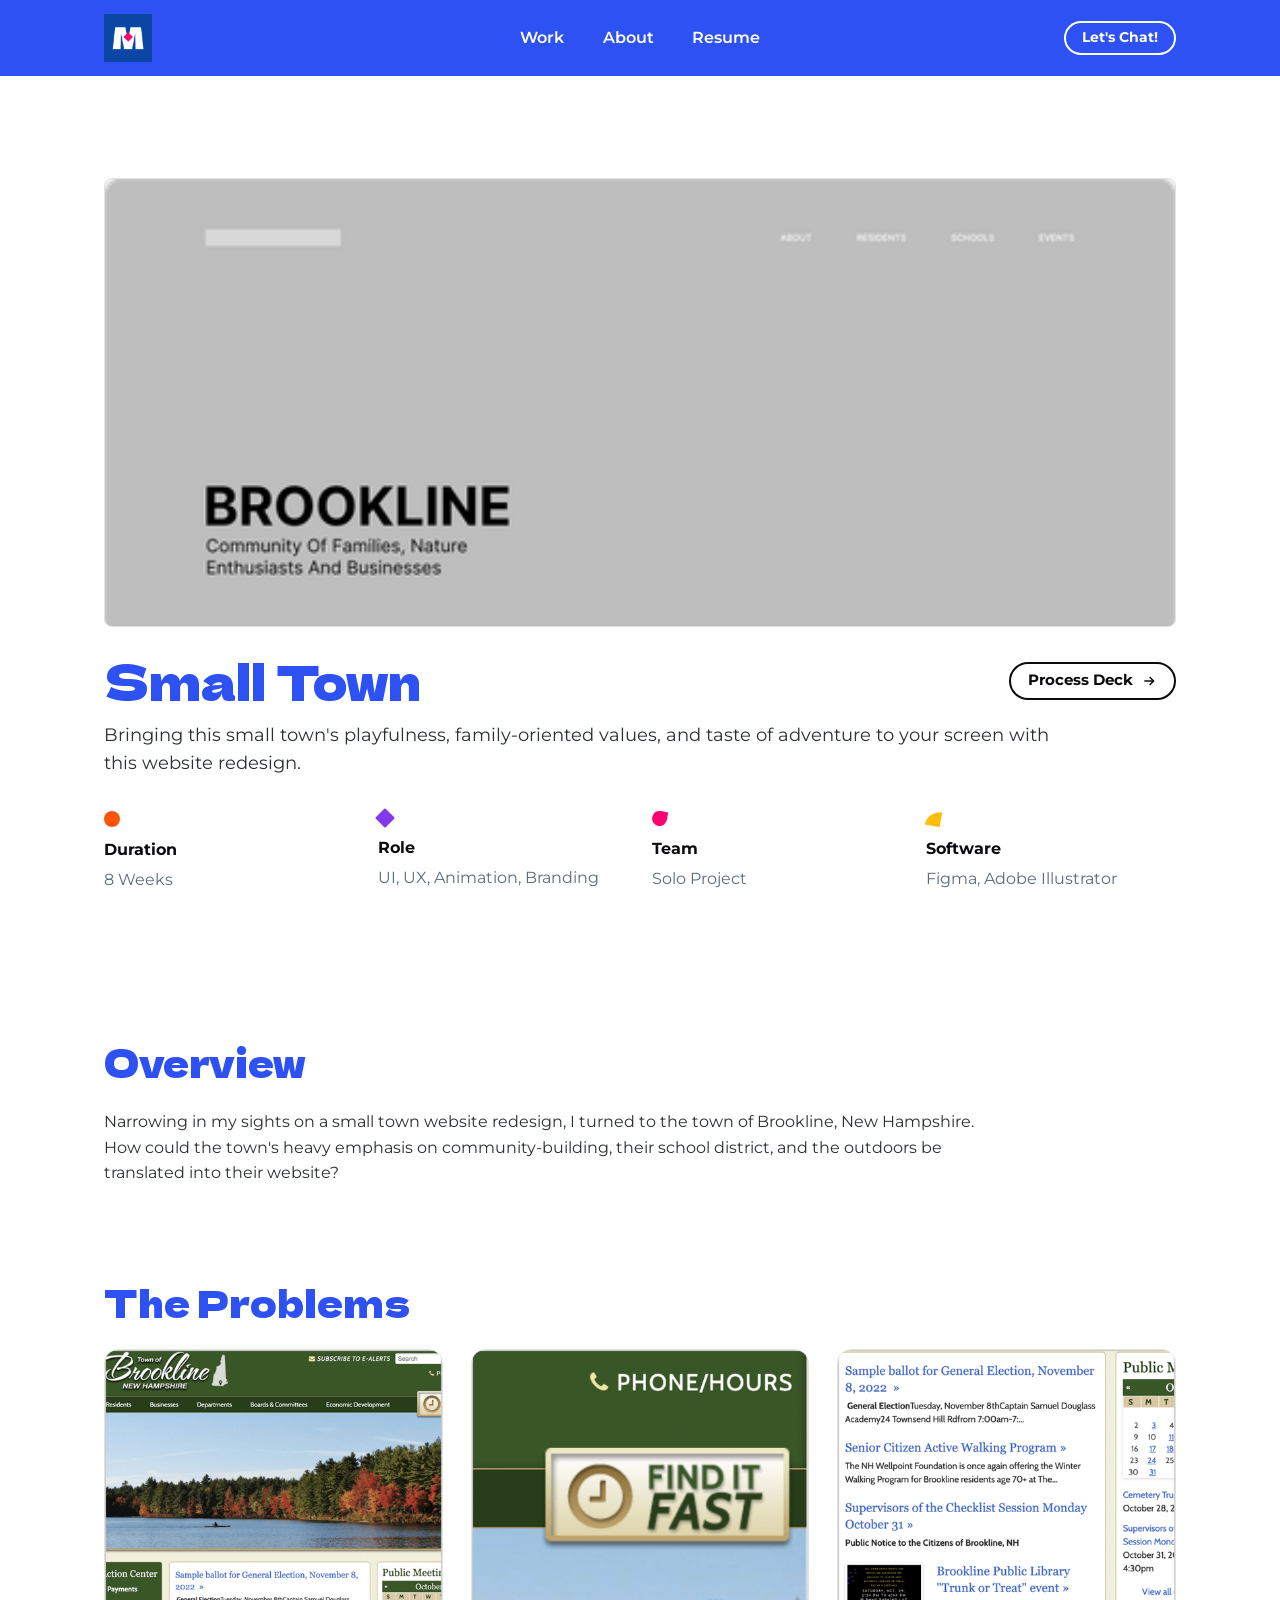
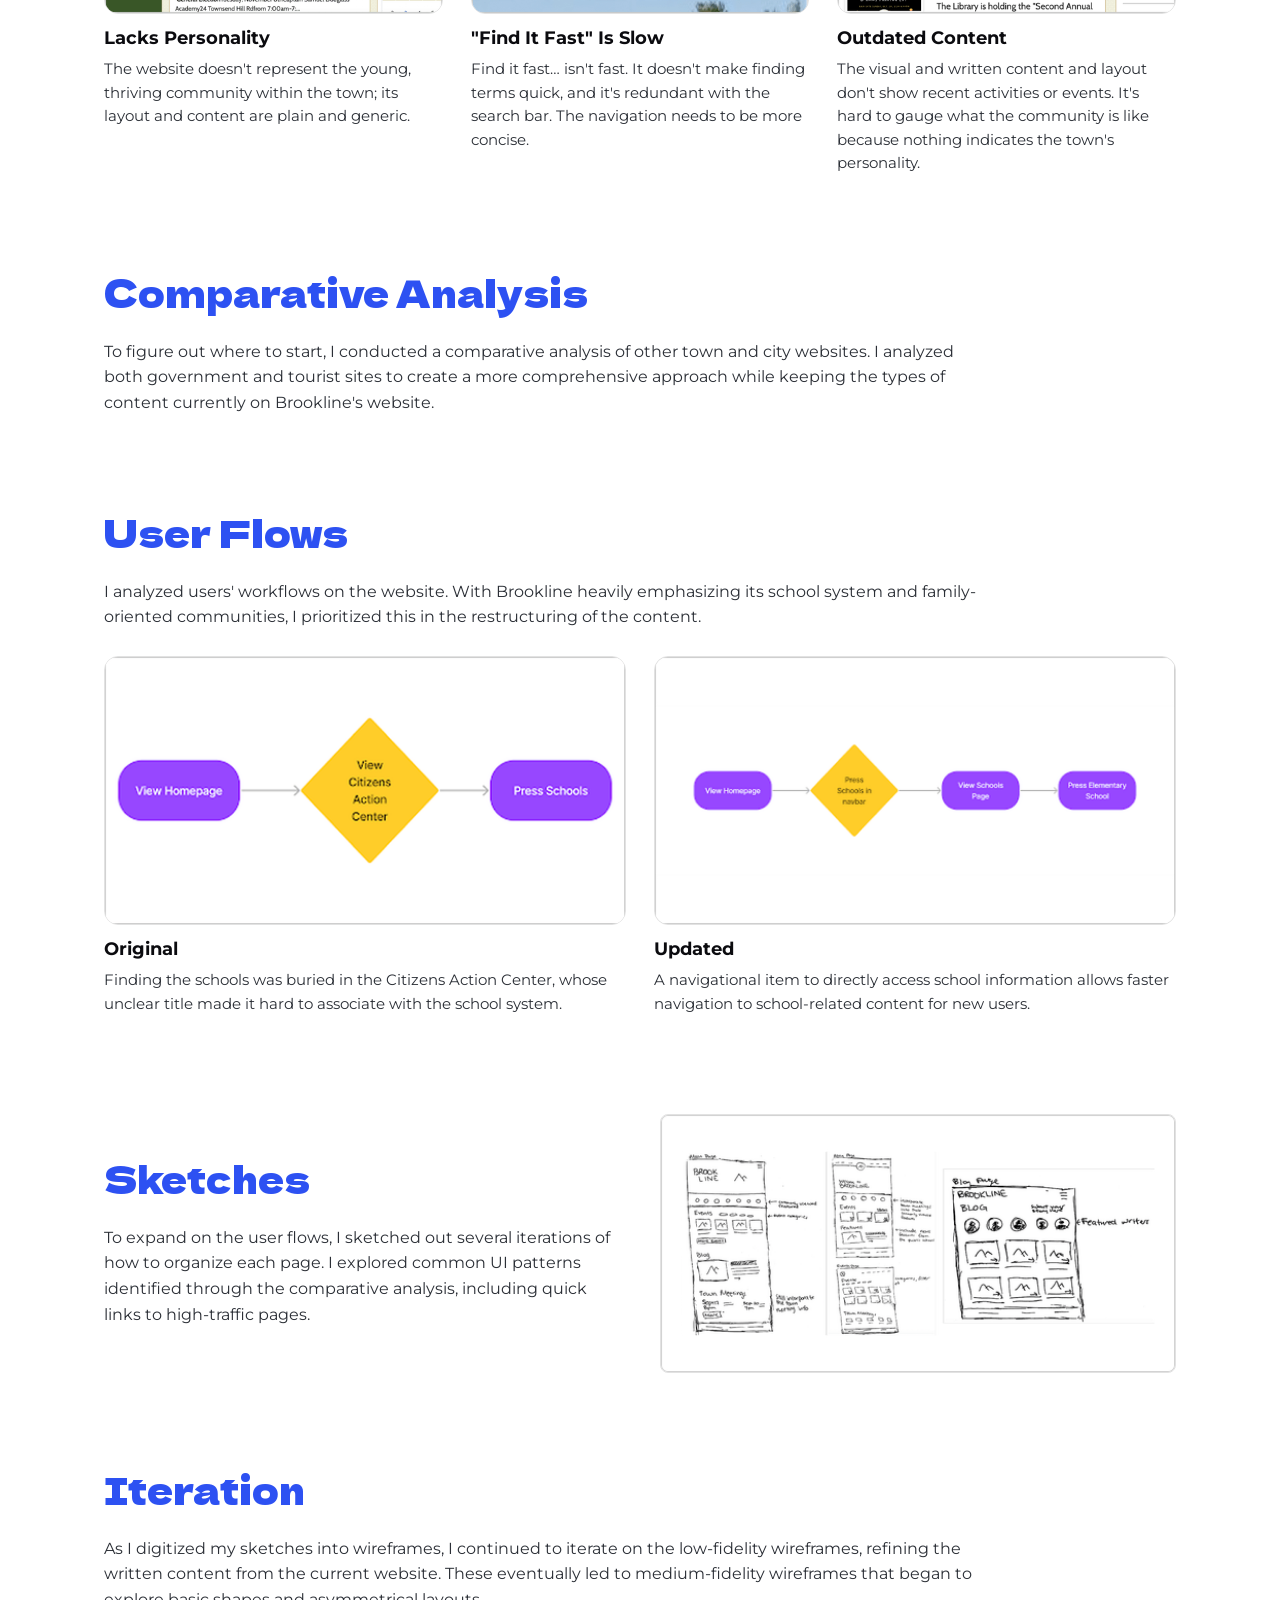
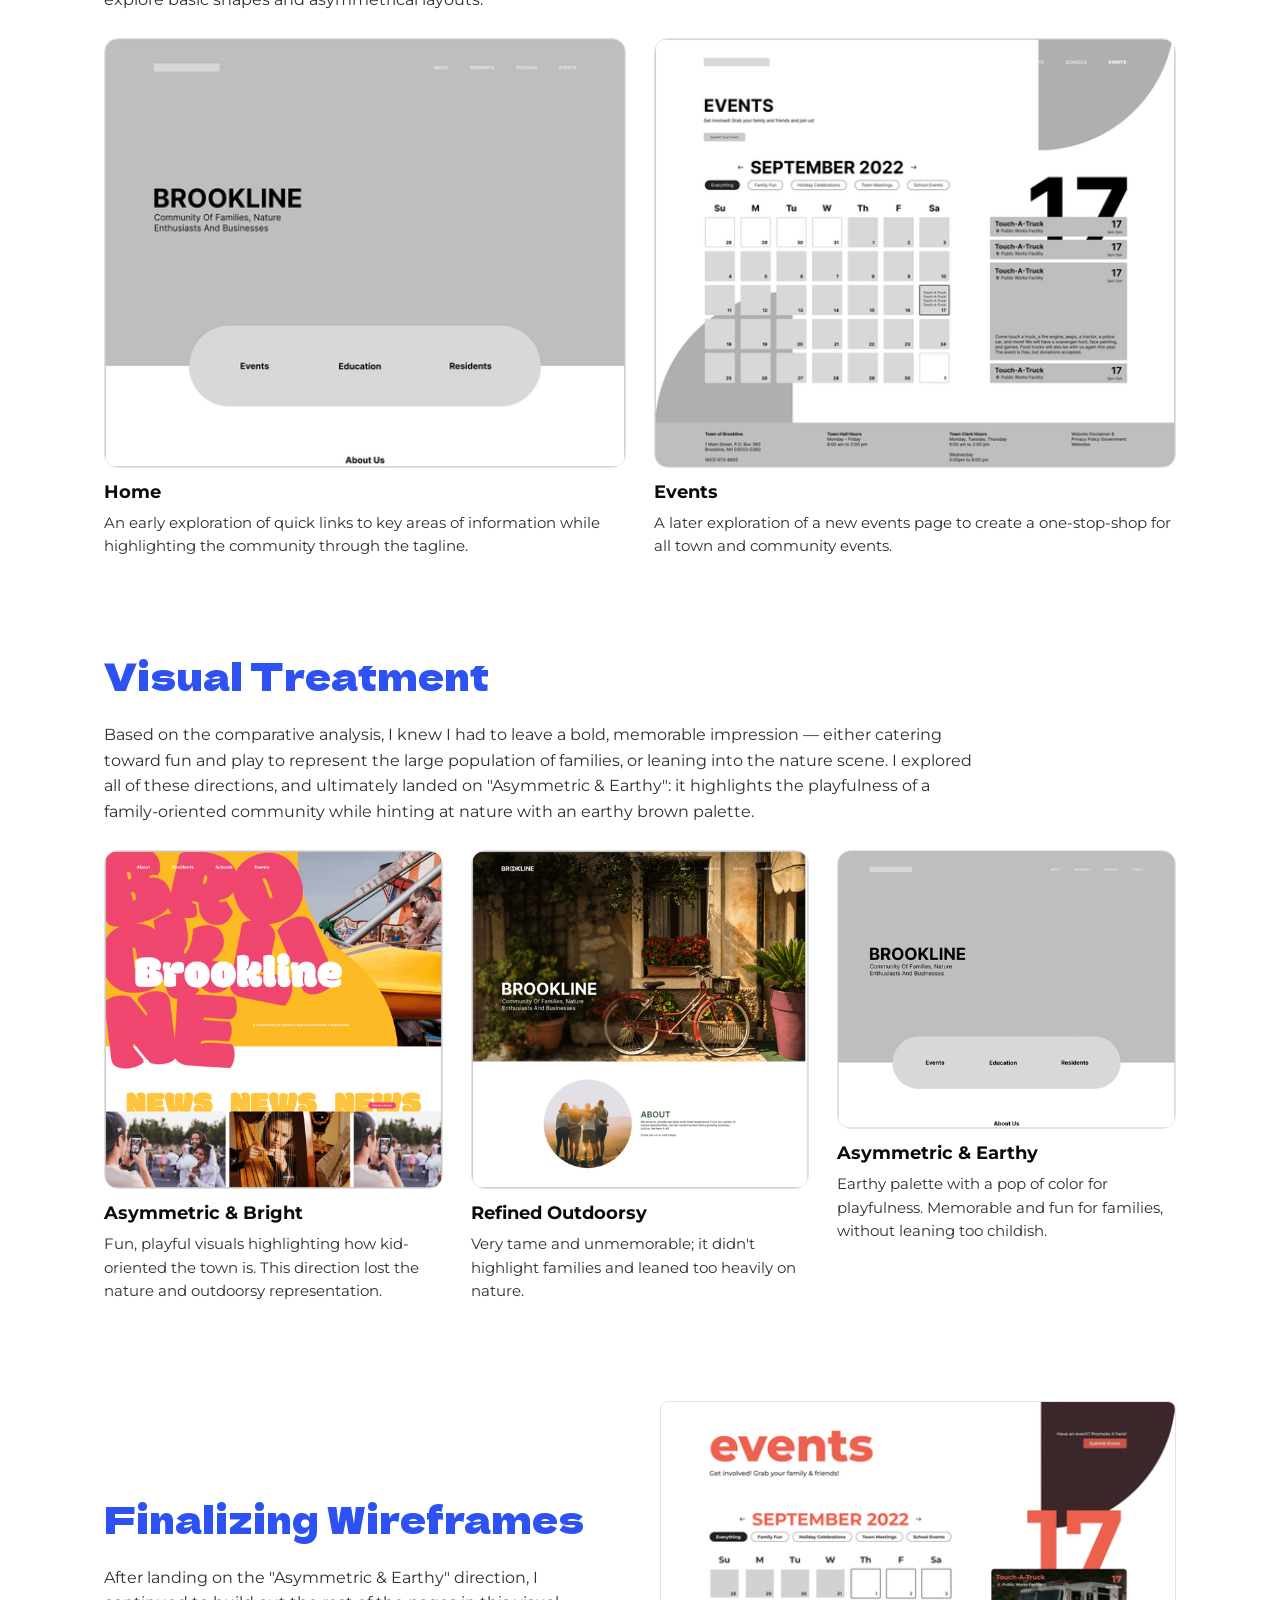
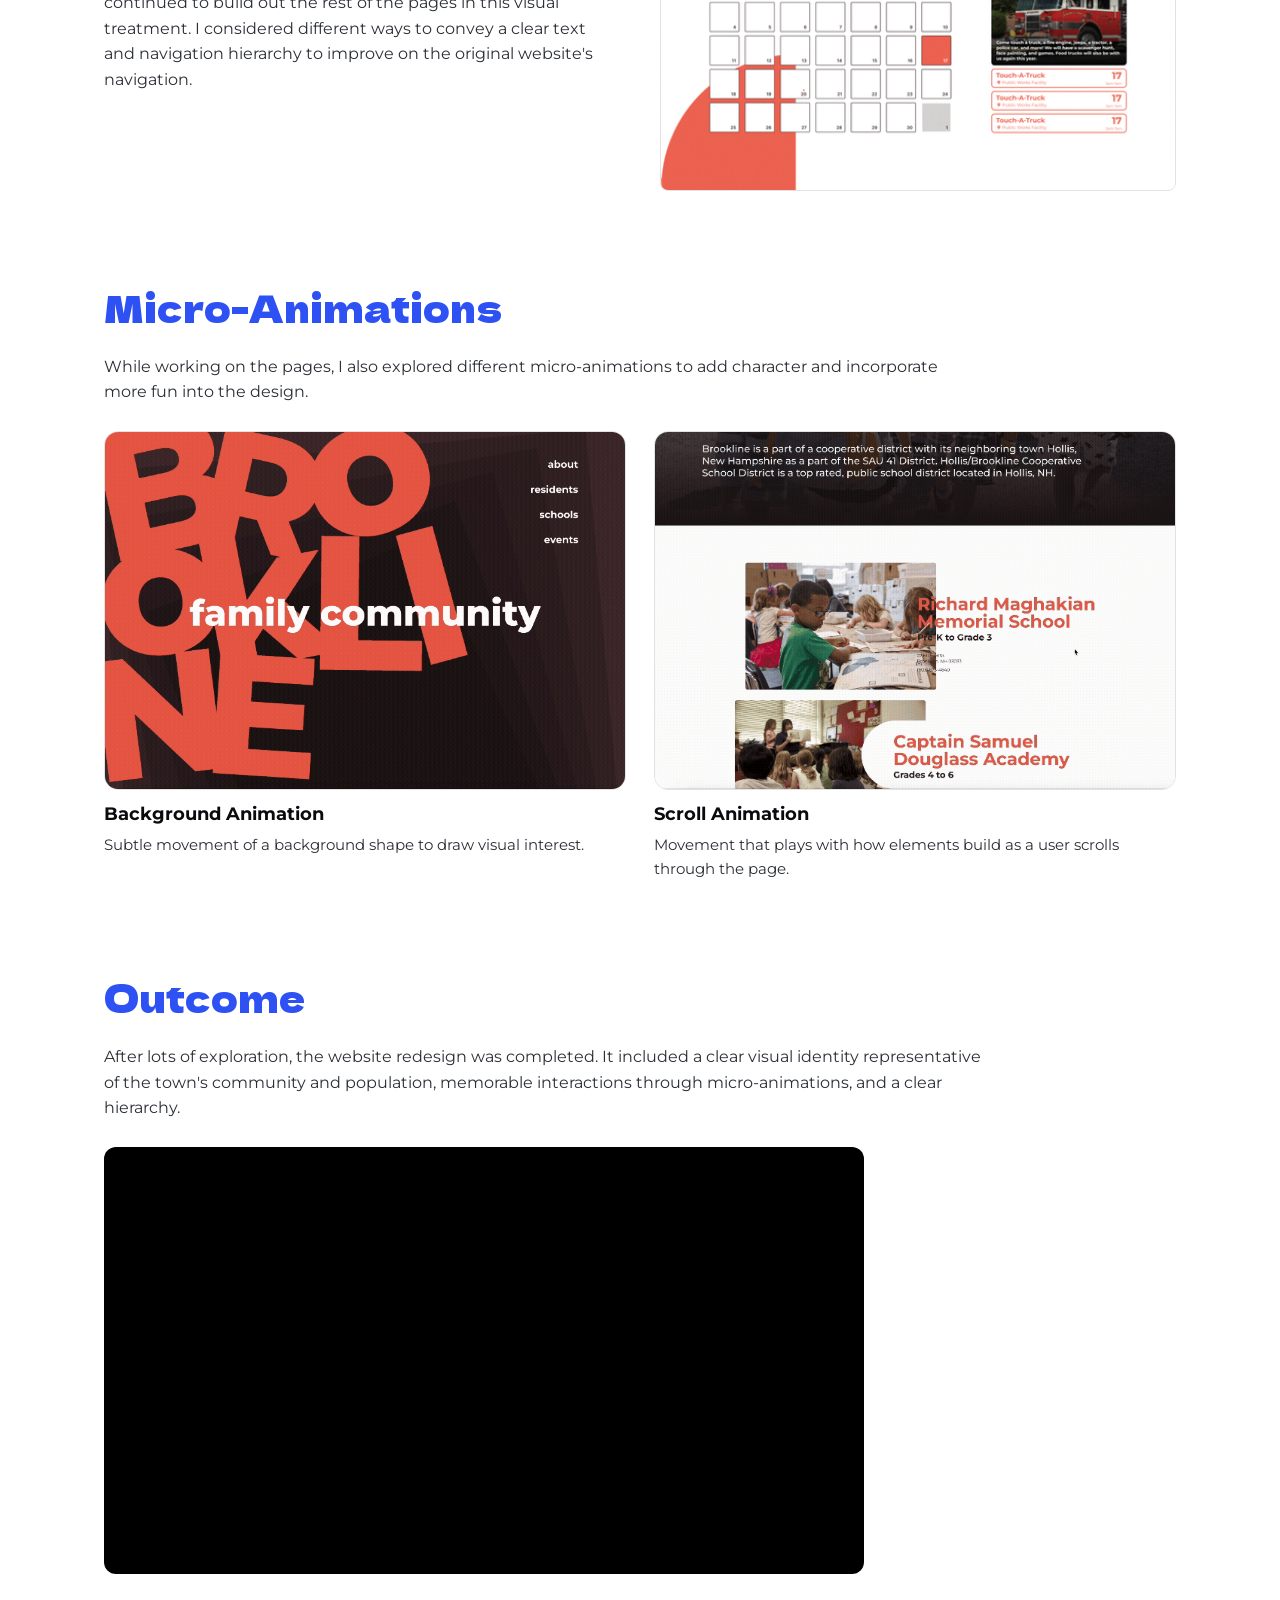
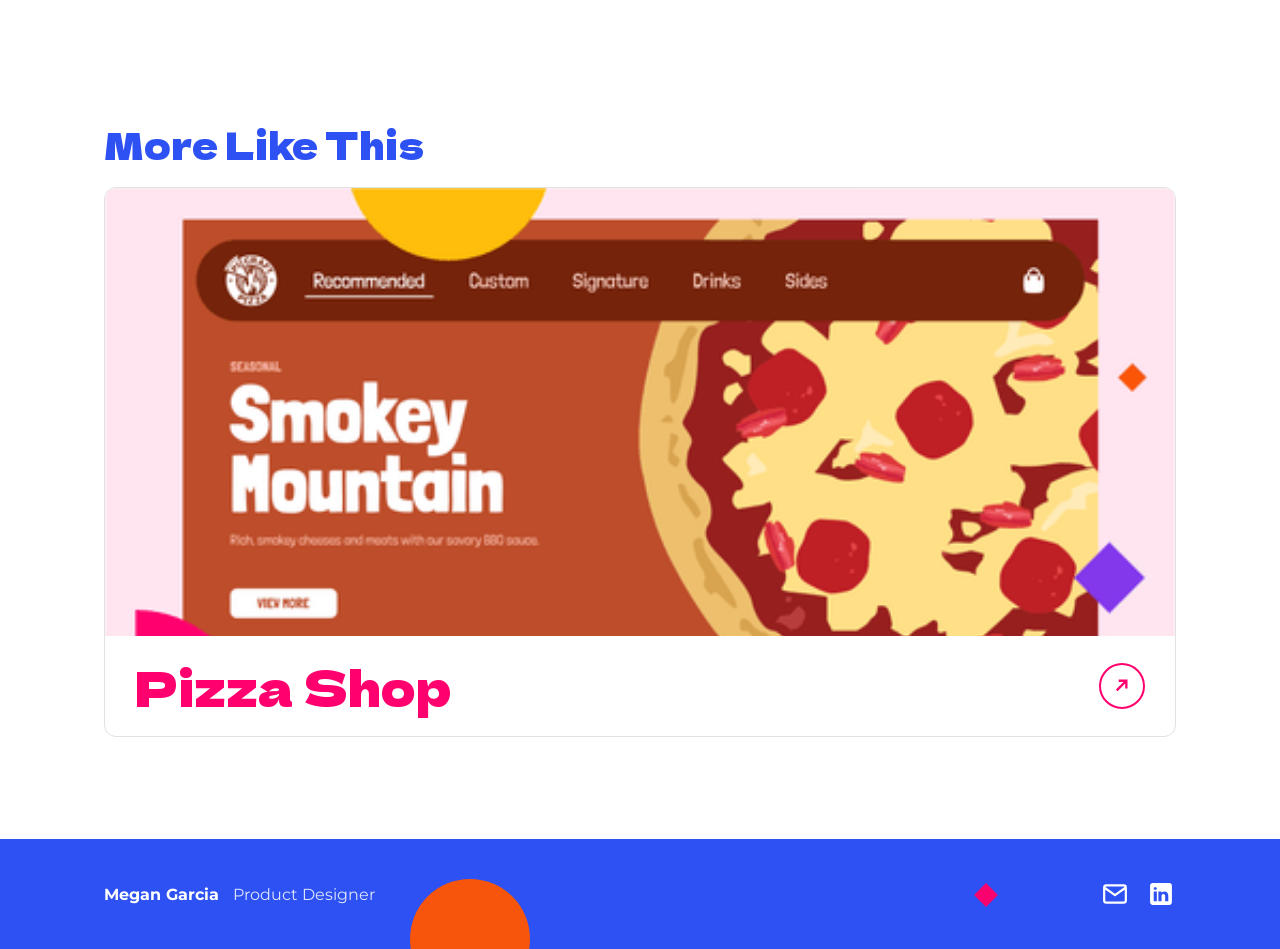
<file: small-town/index.html>
<!doctype html>
<html lang="en">
<head>
  <meta charset="utf-8">
  <meta name="viewport" content="width=device-width, initial-scale=1">
  <title>Small Town — Megan Garcia</title>
  <meta name="description" content="A website redesign for Brookline, New Hampshire — bringing a small town's playfulness, family values, and sense of adventure to the screen.">
  <link rel="icon" href="../favicon.ico" sizes="any">
  <link rel="icon" type="image/png" href="../images/logo-5__6a6fe14c.png">
  <link rel="stylesheet" href="../fonts/fonts.css">
  <link rel="stylesheet" href="../css/style.css?v=98">
  <script>document.documentElement.classList.add("js");</script>
</head>
<body class="btt-desktop">
  <a class="skip-link" href="#main">Skip to content</a>

  <header class="site-header">
    <div class="wrap nav">
      <a class="brand" href="../" aria-label="Megan Garcia — home"><img src="../images/logo-5__6a6fe14c.png" alt="Megan Garcia logo" width="46" height="46"></a>
      <nav aria-label="Primary"><ul class="nav__links pill-hidden">
        <li><a href="../#work">Work</a></li><li><a href="../about/">About</a></li><li><a href="../resume/">Resume</a></li>
      </ul></nav>
      <div class="nav__right">
        <a class="btn btn--secondary btn--on-dark" href="mailto:megangarcia2024@gmail.com">Let's Chat!</a>
        <button class="nav__toggle" aria-label="Open menu" aria-expanded="false" aria-controls="mobile-menu"><span></span><span></span><span></span></button>
      </div>
    </div>
  </header>
  <div class="mobile-menu" id="mobile-menu" aria-hidden="true">
    <button class="mobile-menu__close" aria-label="Close menu"></button>
    <a href="../#work">Work</a><a href="../about/">About</a><a href="../resume/">Resume</a>
  </div>

  <main id="main" class="cs-page cs--blue">
    <section class="section cs-hero">
      <div class="wrap">
        <div class="cs-hero__media reveal"><img src="../images/home-2-500__692db3f1.png" alt="Redesigned Brookline homepage in the chosen 'Asymmetric & Earthy' direction"></div>
        <h1 class="cs-title t-blue">Small Town
          <a class="btn btn--secondary" href="../files/SmallTown-Deck.pdf" target="_blank" rel="noopener">Process Deck
            <svg class="arrow-h" aria-hidden="true" viewBox="0 0 24 24" fill="none" stroke="currentColor" stroke-width="2.2"><path d="M5 12h14M13 6l6 6-6 6"/></svg>
          </a>
        </h1>
        <p class="cs-sub">Bringing this small town's playfulness, family-oriented values, and taste of adventure to your screen with this website redesign.</p>
        <div class="cs-meta">
          <div class="cs-meta__item"><span class="mshape mshape--circle c-orange"></span><div class="k">Duration</div><div class="v">8 Weeks</div></div>
          <div class="cs-meta__item"><span class="mshape mshape--diamond c-purple"></span><div class="k">Role</div><div class="v">UI, UX, Animation, Branding</div></div>
          <div class="cs-meta__item"><span class="mshape mshape--petal c-pink"></span><div class="k">Team</div><div class="v">Solo Project</div></div>
          <div class="cs-meta__item"><span class="mshape mshape--wedge c-yellow"></span><div class="k">Software</div><div class="v">Figma, Adobe Illustrator</div></div>
        </div>
      </div>
    </section>

    <section class="cs-section">
      <div class="wrap reveal">
        <h2 class="cs-h">Overview</h2>
        <p>Narrowing in my sights on a small town website redesign, I turned to the town of Brookline, New Hampshire. How could the town's heavy emphasis on community-building, their school district, and the outdoors be translated into their website?</p>
      </div>
    </section>

    <section class="cs-section">
      <div class="wrap reveal">
        <h2 class="cs-h">The Problems</h2>
        <div class="media-grid media-grid--3">
          <figure><img src="../images/frame-118-500__692daeea.png" alt="Original Brookline homepage"><figcaption><span class="fig-title">Lacks Personality</span><span class="fig-body">The website doesn't represent the young, thriving community within the town; its layout and content are plain and generic.</span></figcaption></figure>
          <figure><img src="../images/frame-108-500__692daee9.png" alt="The 'Find It Fast' feature on the original site"><figcaption><span class="fig-title">"Find It Fast" Is Slow</span><span class="fig-body">Find it fast… isn't fast. It doesn't make finding terms quick, and it's redundant with the search bar. The navigation needs to be more concise.</span></figcaption></figure>
          <figure><img src="../images/frame-108-1-500__692daee9.png" alt="Outdated content on the original site"><figcaption><span class="fig-title">Outdated Content</span><span class="fig-body">The visual and written content and layout don't show recent activities or events. It's hard to gauge what the community is like because nothing indicates the town's personality.</span></figcaption></figure>
        </div>
      </div>
    </section>

    <section class="cs-section">
      <div class="wrap reveal">
        <h2 class="cs-h">Comparative Analysis</h2>
        <p>To figure out where to start, I conducted a comparative analysis of other town and city websites. I analyzed both government and tourist sites to create a more comprehensive approach while keeping the types of content currently on Brookline's website.</p>
      </div>
    </section>

    <section class="cs-section">
      <div class="wrap reveal">
        <h2 class="cs-h">User Flows</h2>
        <p>I analyzed users' workflows on the website. With Brookline heavily emphasizing its school system and family-oriented communities, I prioritized this in the restructuring of the content.</p>
        <div class="media-grid media-grid--2">
          <figure><img src="../images/unnamed-1-500__692db2f8.png" alt="Original flow: homepage to Citizens Action Center to schools"><figcaption><span class="fig-title">Original</span><span class="fig-body">Finding the schools was buried in the Citizens Action Center, whose unclear title made it hard to associate with the school system.</span></figcaption></figure>
          <figure><img src="../images/frame-108-500__692db2f8.png" alt="Updated flow: schools accessible directly from the navbar"><figcaption><span class="fig-title">Updated</span><span class="fig-body">A navigational item to directly access school information allows faster navigation to school-related content for new users.</span></figcaption></figure>
        </div>
      </div>
    </section>

    <section class="cs-section">
      <div class="wrap reveal">
        <div class="cs-media-split">
          <div>
            <h2 class="cs-h">Sketches</h2>
            <p>To expand on the user flows, I sketched out several iterations of how to organize each page. I explored common UI patterns identified through the comparative analysis, including quick links to high-traffic pages.</p>
          </div>
          <figure style="margin:0"><img src="../images/frame-131-500__692db364.png" alt="Low-fidelity page sketches" style="width:100%;border-radius:8px;border:1px solid var(--line)" loading="lazy"></figure>
        </div>
      </div>
    </section>

    <section class="cs-section">
      <div class="wrap reveal">
        <h2 class="cs-h">Iteration</h2>
        <p>As I digitized my sketches into wireframes, I continued to iterate on the low-fidelity wireframes, refining the written content from the current website. These eventually led to medium-fidelity wireframes that began to explore basic shapes and asymmetrical layouts.</p>
        <div class="media-grid media-grid--2">
          <figure><img src="../images/home-2-500__692db3f1.png" alt="Mid-fidelity homepage wireframe"><figcaption><span class="fig-title">Home</span><span class="fig-body">An early exploration of quick links to key areas of information while highlighting the community through the tagline.</span></figcaption></figure>
          <figure><img src="../images/brookline-nh-3-1-500__692db3f1.png" alt="Mid-fidelity events page wireframe"><figcaption><span class="fig-title">Events</span><span class="fig-body">A later exploration of a new events page to create a one-stop-shop for all town and community events.</span></figcaption></figure>
        </div>
      </div>
    </section>

    <section class="cs-section">
      <div class="wrap reveal">
        <h2 class="cs-h">Visual Treatment</h2>
        <p>Based on the comparative analysis, I knew I had to leave a bold, memorable impression — either catering toward fun and play to represent the large population of families, or leaning into the nature scene. I explored all of these directions, and ultimately landed on "Asymmetric &amp; Earthy": it highlights the playfulness of a family-oriented community while hinting at nature with an earthy brown palette.</p>
        <div class="media-grid media-grid--3">
          <figure><img src="../images/frame-118-500__692db457.png" alt="Asymmetric & Bright direction"><figcaption><span class="fig-title">Asymmetric &amp; Bright</span><span class="fig-body">Fun, playful visuals highlighting how kid-oriented the town is. This direction lost the nature and outdoorsy representation.</span></figcaption></figure>
          <figure><img src="../images/frame-118-1-500__692db457.png" alt="Refined Outdoorsy direction"><figcaption><span class="fig-title">Refined Outdoorsy</span><span class="fig-body">Very tame and unmemorable; it didn't highlight families and leaned too heavily on nature.</span></figcaption></figure>
          <figure><img src="../images/home-2-500__692db3f1.png" alt="Asymmetric & Earthy direction (chosen)"><figcaption><span class="fig-title">Asymmetric &amp; Earthy</span><span class="fig-body">Earthy palette with a pop of color for playfulness. Memorable and fun for families, without leaning too childish.</span></figcaption></figure>
        </div>
      </div>
    </section>

    <section class="cs-section">
      <div class="wrap reveal">
        <div class="cs-media-split">
          <div>
            <h2 class="cs-h">Finalizing Wireframes</h2>
            <p>After landing on the "Asymmetric &amp; Earthy" direction, I continued to build out the rest of the pages in this visual treatment. I considered different ways to convey a clear text and navigation hierarchy to improve on the original website's navigation.</p>
          </div>
          <figure style="margin:0"><img src="../images/frame-1261152493-500__692db5f0.png" alt="Final events page in the earthy visual treatment" style="width:100%;border-radius:8px;border:1px solid var(--line)" loading="lazy"></figure>
        </div>
      </div>
    </section>

    <section class="cs-section">
      <div class="wrap reveal">
        <h2 class="cs-h">Micro-Animations</h2>
        <p>While working on the pages, I also explored different micro-animations to add character and incorporate more fun into the design.</p>
        <div class="media-grid media-grid--2">
          <figure><img src="../images/adobe-express-screen-recording-2025-11-18-at-4-43-54-pm__692f0475.gif" alt="Background shape micro-animation" loading="lazy"><figcaption><span class="fig-title">Background Animation</span><span class="fig-body">Subtle movement of a background shape to draw visual interest.</span></figcaption></figure>
          <figure><img src="../images/adobe-express-screen-recording-2025-11-18-at-4-44-57-pm__692f04f9.gif" alt="Scroll-driven micro-animation" loading="lazy"><figcaption><span class="fig-title">Scroll Animation</span><span class="fig-body">Movement that plays with how elements build as a user scrolls through the page.</span></figcaption></figure>
        </div>
      </div>
    </section>

    <section class="cs-section">
      <div class="wrap reveal">
        <h2 class="cs-h">Outcome</h2>
        <p>After lots of exploration, the website redesign was completed. It included a clear visual identity representative of the town's community and population, memorable interactions through micro-animations, and a clear hierarchy.</p>
        <div class="cs-video cs-video--wide">
          <iframe src="https://www.youtube.com/embed/qgNd6JiWqkA" title="Brookline website redesign walkthrough" loading="lazy" allow="accelerometer; autoplay; clipboard-write; encrypted-media; gyroscope; picture-in-picture; web-share" allowfullscreen></iframe>
        </div>
      </div>
    </section>

    <section class="section" aria-label="More work">
      <div class="wrap">
        <h2 class="cs-h t-blue" style="margin-bottom:6px">More Like This</h2>
        <a class="next-card reveal" href="../pizza/">
          <img class="next-card__pic" src="../images/pizza-500__691f6819.png" alt="Pizza Shop — Smokey Mountain kiosk ordering screen" loading="lazy">
          <div class="next-card__foot">
            <span class="next-card__title t-pink">Pizza Shop</span>
            <span class="arrow-circle t-pink" aria-hidden="true"><svg viewBox="0 0 24 24" fill="none" stroke="currentColor" stroke-width="2.4"><path d="M7 17 17 7M9 7h8v8"/></svg></span>
          </div>
        </a>
      </div>
    </section>
  </main>

  <footer class="site-footer">
    <div class="shapes" aria-hidden="true">
      <img src="../images/ellipse-3__67b3dc3c.svg" alt="" style="bottom:-50px;left:32%;width:120px">
      <img src="../images/diamond2__68f140b4.svg" alt="" style="top:40%;right:22%;width:24px">
    </div>
    <div class="wrap site-footer__inner">
      <div class="footer-id"><span class="name">Megan Garcia</span><span class="role">Product Designer</span></div>
      <div class="footer-social">
        <a href="mailto:megangarcia2024@gmail.com" aria-label="Email Megan"><img src="../images/mail__6924ce17.svg" alt=""></a>
        <a href="https://www.linkedin.com/in/megangarcia-ux/" aria-label="Megan on LinkedIn" target="_blank" rel="noopener"><img src="../images/icons8-linkedin__6924cf16.svg" alt=""></a>
      </div>
    </div>
  </footer>

  <button class="back-to-top" type="button" aria-label="Back to top">
    <svg aria-hidden="true" viewBox="0 0 24 24" fill="none" stroke="currentColor" stroke-width="2.4"><path d="M12 20V5M5 12l7-7 7 7"/></svg>
  </button>
  <script src="../js/main.js?v=23" defer></script>
</body>
</html>
</file>
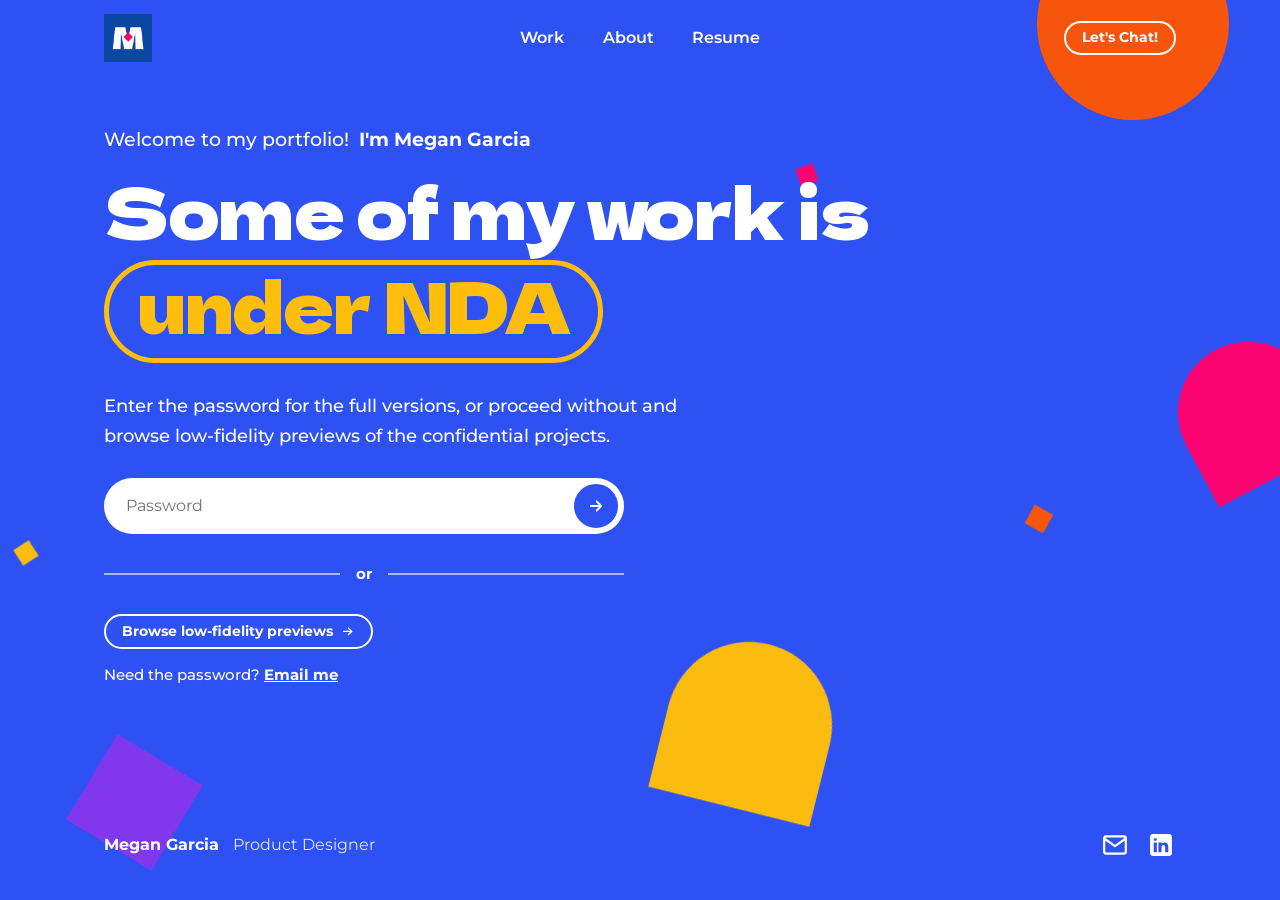
<file: under-one-brand/index.html>
<!doctype html>
<html lang="en">
<head>
  <meta charset="utf-8">
  <meta name="viewport" content="width=device-width, initial-scale=1">
  <title>Under One Brand — Megan Garcia</title>
  <meta name="description" content="Rebranding Johnson &amp; Johnson's cell therapy platform into one coherent product within the CQUENCE® ecosystem — designed and hand-coded end to end.">
  <link rel="icon" href="../favicon.ico" sizes="any">
  <link rel="icon" type="image/png" href="../images/logo-5__6a6fe14c.png">
  <link rel="stylesheet" href="../fonts/fonts.css">
  <link rel="stylesheet" href="../css/style.css?v=98">
  <script>document.documentElement.classList.add("js");</script>
  <script>
  /* Access gate: full version when unlocked, low-fidelity preview when the
     visitor chose to bypass, otherwise send them to the password page. */
  (function () {
    try {
      if (localStorage.getItem("mg-unlocked") === "yes") return;
      if (localStorage.getItem("mg-preview") === "yes") { document.documentElement.classList.add("lo-fi"); return; }
      location.replace("../protected/?next=" + encodeURIComponent(location.pathname));
    } catch (e) {}
  })();
  </script>
</head>
<body class="btt-desktop">
  <a class="skip-link" href="#main">Skip to content</a>

  <header class="site-header">
    <div class="wrap nav">
      <a class="brand" href="../" aria-label="Megan Garcia — home"><img src="../images/logo-5__6a6fe14c.png" alt="Megan Garcia logo" width="46" height="46"></a>
      <nav aria-label="Primary"><ul class="nav__links pill-hidden">
        <li><a href="../#work">Work</a></li><li><a href="../about/">About</a></li><li><a href="../resume/">Resume</a></li>
      </ul></nav>
      <div class="nav__right">
        <a class="btn btn--secondary btn--on-dark" href="mailto:megangarcia2024@gmail.com">Let's Chat!</a>
        <button class="nav__toggle" aria-label="Open menu" aria-expanded="false" aria-controls="mobile-menu"><span></span><span></span><span></span></button>
      </div>
    </div>
  </header>
  <div class="mobile-menu" id="mobile-menu" aria-hidden="true">
    <button class="mobile-menu__close" aria-label="Close menu"></button>
    <a href="../#work">Work</a><a href="../about/">About</a><a href="../resume/">Resume</a>
  </div>

  <main id="main" class="cs-page cs--purple cs-redesign">
    <div class="lofi-banner" role="status">
      <span class="lofi-banner__text"><strong>Limited Preview.</strong> You're seeing low-fidelity versions of the confidential screens. Log in to view the full case study.</span>
      <a class="btn btn--primary" href="../protected/?next=..%2Funder-one-brand%2F">Enter password</a>
    </div>
    <!-- Hero -->
    <section class="section cs-hero">
      <div class="wrap">
        <figure class="product-frame product-frame--purple reveal">
          <img class="product-frame__img" src="../images/lofi/uob-product.png" data-full="../images/uob-product.png" alt="Rebranded Chain of Identity &amp; Custody collection screen">
          <img class="product-frame__shapes" src="../images/frame-shapes-purple.svg" alt="" aria-hidden="true">
        </figure>
        <h1 class="cs-title t-purple">Under One Brand</h1>
        <p class="cs-sub">Turning a platform with a retired brand, a default Salesforce look and a borrowed name into one coherent J&amp;J product, designed and hand-coded end to end.</p>
        <div class="cs-meta">
          <div class="cs-meta__item"><span class="mshape mshape--circle c-orange"></span><div class="k">Duration</div><div class="v">3 Years</div></div>
          <div class="cs-meta__item"><span class="mshape mshape--diamond c-purple"></span><div class="k">Role</div><div class="v">Lead Product Designer (sole designer, hands-on front-end)</div></div>
          <div class="cs-meta__item"><span class="mshape mshape--petal c-pink"></span><div class="k">Team</div><div class="v">6 engineers</div></div>
          <div class="cs-meta__item"><span class="mshape mshape--wedge c-yellow"></span><div class="k">Software</div><div class="v">Figma, Salesforce (LWC), HTML/CSS/JS, Lighthouse</div></div>
        </div>
      </div>
    </section>

    <!-- At a glance + impact -->
    <section class="section--tight">
      <div class="wrap">
        <div class="glance reveal">
          <h3 class="cs-h glance__title">At A Glance</h3>
          <div class="glance__grid">
            <div><h3>Problem</h3><p>The platform wore a retired brand, looked like default Salesforce, and users knew it by the wrong name.</p></div>
            <div><h3>What I Did</h3><p>Secured the name and rebrand rights, then designed and coded a J&amp;J component library on Salesforce.</p></div>
            <div><h3>Impact</h3><p>One J&amp;J product within the CQUENCE® ecosystem, on a system built to cut maintenance.</p></div>
          </div>
        </div>
        <div class="impact reveal">
          <div class="impact__item"><div class="impact__label t-orange">Webpages Rebranded</div><div class="impact__n">20</div></div>
          <div class="impact__item"><div class="impact__label t-purple">Components Developed</div><div class="impact__n">100%</div></div>
          <div class="impact__item"><div class="impact__label t-pink">Brand Identity</div><div class="impact__n">1</div></div>
        </div>
      </div>
    </section>

    <!-- 01 The Problem -->
    <section class="cs-section">
      <div class="wrap reveal">
        <div class="cs-intro">
          <div class="cs-num__head">
            <span class="cs-num__eye">01</span>
            <h2 class="cs-h">The Problem</h2>
          </div>
          <p class="cs-num__lead">In 2023, Janssen became Johnson &amp; Johnson, but our platform still carried the Janssen logo. The deeper issue: it answered to <strong>three identities at once</strong>, and the ~10% of users who also use CQUENCE® moved between two products that felt like strangers.</p>
        </div>
        <div class="pcards">
          <div class="pcard"><span class="pcard__num">01</span><h3>A legal name nobody used</h3><p>"COI/COC" described the regulated process, not the product.</p></div>
          <div class="pcard"><span class="pcard__num">02</span><h3>A borrowed name everyone used</h3><p>Users called it "CQUENCE®" after its shared login, a brand we didn't own.</p></div>
          <div class="pcard"><span class="pcard__num">03</span><h3>A look that was no one's brand</h3><p>Default Salesforce blue, mistaken internally for our own.</p></div>
        </div>
      </div>
    </section>

    <!-- 02 Two Key Decisions -->
    <section class="cs-section">
      <div class="wrap reveal kd-flow">
        <div class="cs-num__head">
          <span class="cs-num__eye">02</span>
          <h2 class="cs-h">Two Key Decisions</h2>
        </div>
        <div class="kd-media">
          <div class="kd-media__text">
            <h3 class="kd-title">Earning the name</h3>
            <p>Claiming the trusted CQUENCE® name was legally fuzzy as it had already been trademarked by another J&amp;J digital product, and getting it wrong was a compliance risk. Over two years of sessions with leadership and legal, I <strong>cleared the rebrand rights, secured the name and won funding</strong>. The result was "CQUENCE® Chain of Identity &amp; Custody."</p>
          </div>
          <img class="kd-media__img" src="../images/frame-118-500__692da5ee.png" alt="CQUENCE® Chain of Identity &amp; Custody wordmark" loading="lazy">
        </div>
        <div class="kd-plain">
          <h3 class="kd-title">Translating J&amp;J to Salesforce</h3>
          <p>J&amp;J's two design systems weren't built for a data-heavy Salesforce app, and their tokens contradicted each other. I went <strong>native-first</strong>: real Salesforce components wherever they matched, semi-custom ones only for the gaps, and one documented set of tokens as the source of truth.</p>
        </div>
      </div>
    </section>

    <!-- 03 The Build -->
    <section class="cs-section">
      <div class="wrap reveal">
        <div class="cs-num">
          <div class="cs-num__head">
            <span class="cs-num__eye">03</span>
            <h2 class="cs-h">The Build</h2>
          </div>
          <div class="cs-num__body cs-num__body--flow">
            <p>As the only designer, I hand-coded most of the system in HTML, CSS and JavaScript, working alongside four in-house and two agency engineers. I personally owned and delivered:</p>
            <ul class="cs-list">
              <li><strong>The token system</strong>: reconciled across both J&amp;J systems</li>
              <li><strong>The component library</strong>: navbar, table, date picker, form fields, checklist navigation and more</li>
              <li><strong>The pages</strong>: landing, completed order summary, shipment tracking, upcoming orders and legal pages</li>
              <li><strong>Accessibility gates</strong>: no page moved on without a green Lighthouse AA score</li>
            </ul>
          </div>
        </div>
      </div>
    </section>

    <!-- 04 What Leadership Said -->
    <section class="cs-section">
      <div class="wrap reveal">
        <div class="cs-num">
          <div class="cs-num__head">
            <span class="cs-num__eye">04</span>
            <h2 class="cs-h">What Leadership Said</h2>
          </div>
          <div class="quote-card">
            <span class="qshape qshape--orange" aria-hidden="true" style="top:50%;left:-24px;width:84px;height:84px;border-radius:50%;background:var(--orange);transform:translateY(-50%)"></span>
            <span class="qshape" aria-hidden="true" style="bottom:-16px;right:20%;width:52px;height:52px;border-radius:4px;background:var(--purple);transform:rotate(28deg)"></span>
            <span class="qshape" aria-hidden="true" style="top:30%;right:-16px;width:76px;height:76px;border-radius:50% 0 50% 50%;background:var(--pink);transform:rotate(-28deg)"></span>
            <span class="qshape" aria-hidden="true" style="top:-10px;left:32px;width:52px;height:52px;border-radius:100% 0 0 0;background:var(--yellow);transform:rotate(-16deg)"></span>
            <p class="quote-card__q">"The redesign didn't just refresh the platform. It showed me what it should have looked like all along."</p>
            <p class="quote-card__by">A VP seeing it for the first time. Leadership agreed it finally "feels like J&amp;J."</p>
          </div>
        </div>
      </div>
    </section>

    <!-- 05 The Outcome -->
    <section class="cs-section">
      <div class="wrap reveal">
        <div class="cs-num">
          <div class="cs-num__head">
            <span class="cs-num__eye">05</span>
            <h2 class="cs-h">The Outcome</h2>
          </div>
          <p class="cs-num__body">The platform is fully off default Salesforce and onto a true J&amp;J identity, unified with the CQUENCE® ecosystem. It shipped in <strong>September 2026</strong>, and a <strong>user survey in November 2026</strong> will measure the shift.</p>
        </div>
        <div class="cs-box">
          <div class="ba">
            <figure class="ba__item ba__item--before">
              <figcaption class="ba__label">Before</figcaption>
              <p class="ba__text">Out-of-the-box Salesforce with minimal customization and the retired Janssen logo.</p>
              <img class="ba__img" src="../images/lofi/pr-product.png" data-full="../images/pr-product.png" alt="Before: the original Janssen-branded portal" loading="lazy">
            </figure>
            <figure class="ba__item ba__item--after">
              <figcaption class="ba__label">After</figcaption>
              <p class="ba__text">The J&amp;J design system, with Salesforce kept as the structure underneath.</p>
              <img class="ba__img" src="../images/lofi/uob-product.png" data-full="../images/uob-product.png" alt="After: the rebranded Chain of Identity &amp; Custody screen" loading="lazy">
            </figure>
          </div>
        </div>
      </div>
    </section>

    <!-- More like this -->
    <section class="section cs-morework" aria-label="More work">
      <div class="wrap">
        <h2 class="cs-h t-purple" style="margin-bottom:6px">More Like This</h2>
        <a class="next-card reveal" href="../project-reset/">
          <figure class="product-frame product-frame--orange">
            <img class="product-frame__img" src="../images/lofi/pr-product.png" data-full="../images/pr-product.png" alt="Project Reset — redesigned Chain of Identity &amp; Custody collection screen" loading="lazy">
            <img class="product-frame__shapes" src="../images/frame-shapes-orange.svg" alt="" aria-hidden="true">
          </figure>
          <div class="next-card__foot">
            <span class="next-card__title t-orange">Project Reset</span>
            <span class="arrow-circle t-orange" aria-hidden="true"><svg viewBox="0 0 24 24" fill="none" stroke="currentColor" stroke-width="2.4"><path d="M7 17 17 7M9 7h8v8"/></svg></span>
          </div>
        </a>
      </div>
    </section>
  </main>

  <footer class="site-footer">
    <div class="shapes" aria-hidden="true">
      <img src="../images/ellipse-3__67b3dc3c.svg" alt="" style="bottom:-50px;left:32%;width:120px">
      <img src="../images/diamond2__68f140b4.svg" alt="" style="top:40%;right:22%;width:24px">
    </div>
    <div class="wrap site-footer__inner">
      <div class="footer-id"><span class="name">Megan Garcia</span><span class="role">Product Designer</span></div>
      <div class="footer-social">
        <a href="mailto:megangarcia2024@gmail.com" aria-label="Email Megan"><img src="../images/mail__6924ce17.svg" alt=""></a>
        <a href="https://www.linkedin.com/in/megangarcia-ux/" aria-label="Megan on LinkedIn" target="_blank" rel="noopener"><img src="../images/icons8-linkedin__6924cf16.svg" alt=""></a>
      </div>
    </div>
  </footer>

  <button class="back-to-top" type="button" aria-label="Back to top">
    <svg aria-hidden="true" viewBox="0 0 24 24" fill="none" stroke="currentColor" stroke-width="2.4"><path d="M12 20V5M5 12l7-7 7 7"/></svg>
  </button>
  <script>
  /* Signed-in visitors see the real hi-fi product image + an enabled Process Deck.
     Signed-out/preview visitors keep the low-fi doodle (so the confidential
     screenshot is never fetched) and get a disabled, tooltipped deck button. */
  (function () {
    try {
      if (localStorage.getItem('mg-unlocked') === 'yes') {
        document.querySelectorAll('img[data-full]').forEach(function (i) { i.src = i.getAttribute('data-full'); });
      } else {
        document.querySelectorAll('.deck-btn').forEach(function (a) {
          a.classList.add('is-locked');
          a.setAttribute('aria-disabled', 'true');
          a.addEventListener('click', function (e) {
            e.preventDefault();
            /* On touch (no hover) a tap shows the tooltip, then fades it after 30s. */
            if (window.matchMedia && window.matchMedia('(hover: none)').matches) {
              a.classList.add('is-tip');
              clearTimeout(a._tipTimer);
              a._tipTimer = setTimeout(function () { a.classList.remove('is-tip'); }, 5000);
            }
          });
        });
      }
    } catch (e) {}
  })();
  </script>
  <script src="../js/main.js?v=23" defer></script>
</body>
</html>
</file>
<file: fonts/fonts.css>
/* Self-hosted Google Fonts (latin subset) — two faces only:
   Dela Gothic One (display) + Montserrat (everything else). */
@font-face {
  font-family: 'Dela Gothic One';
  font-style: normal;
  font-weight: 400;
  font-display: swap;
  src: url('DelaGothicOne-400.woff2') format('woff2');
  unicode-range: U+0000-00FF, U+0131, U+0152-0153, U+02BB-02BC, U+02C6, U+02DA, U+02DC, U+0304, U+0308, U+0329, U+2000-206F, U+20AC, U+2122, U+2191, U+2193, U+2212, U+2215, U+FEFF, U+FFFD;
}
@font-face {
  font-family: 'Montserrat';
  font-style: normal;
  font-weight: 400;
  font-display: swap;
  src: url('Montserrat-400.woff2') format('woff2');
  unicode-range: U+0000-00FF, U+0131, U+0152-0153, U+02BB-02BC, U+02C6, U+02DA, U+02DC, U+0304, U+0308, U+0329, U+2000-206F, U+20AC, U+2122, U+2191, U+2193, U+2212, U+2215, U+FEFF, U+FFFD;
}
@font-face {
  font-family: 'Montserrat';
  font-style: normal;
  font-weight: 500;
  font-display: swap;
  src: url('Montserrat-500.woff2') format('woff2');
  unicode-range: U+0000-00FF, U+0131, U+0152-0153, U+02BB-02BC, U+02C6, U+02DA, U+02DC, U+0304, U+0308, U+0329, U+2000-206F, U+20AC, U+2122, U+2191, U+2193, U+2212, U+2215, U+FEFF, U+FFFD;
}
@font-face {
  font-family: 'Montserrat';
  font-style: normal;
  font-weight: 600;
  font-display: swap;
  src: url('Montserrat-600.woff2') format('woff2');
  unicode-range: U+0000-00FF, U+0131, U+0152-0153, U+02BB-02BC, U+02C6, U+02DA, U+02DC, U+0304, U+0308, U+0329, U+2000-206F, U+20AC, U+2122, U+2191, U+2193, U+2212, U+2215, U+FEFF, U+FFFD;
}
@font-face {
  font-family: 'Montserrat';
  font-style: normal;
  font-weight: 700;
  font-display: swap;
  src: url('Montserrat-700.woff2') format('woff2');
  unicode-range: U+0000-00FF, U+0131, U+0152-0153, U+02BB-02BC, U+02C6, U+02DA, U+02DC, U+0304, U+0308, U+0329, U+2000-206F, U+20AC, U+2122, U+2191, U+2193, U+2212, U+2215, U+FEFF, U+FFFD;
}
</file>
<file: css/style.css>
/* ==========================================================================
   Meg Garcia — Portfolio
   Hand-built stylesheet (rebuilt from the original Webflow design).
   ========================================================================== */

/* ---- Design tokens ------------------------------------------------------ */
:root {
  /* Brand palette */
  --blue:   #2d51f2;
  --blue-d: #2340d6;
  --orange: #fb5607;
  --pink:   #ff006e;
  --purple: #8338ec;
  --yellow: #ffbe0b;

  --ink:    #0b0b0f;
  --body:   #2b2f36;
  --muted:  #5d6c7b;
  --faint:  #758696;
  --line:   #e2e2e2;
  --paper:  #ffffff;
  --paper-2:#fafafa;
  --card:   #f3f3f3;

  /* Typography */
  /* Two typefaces only: Dela Gothic One (display) + Montserrat (everything
     else). --f-head is kept as an alias of the Montserrat body stack so the
     secondary headings/labels that were Chivo now render in Montserrat. */
  --f-display: "Dela Gothic One", system-ui, sans-serif;
  --f-head:    "Montserrat", "Helvetica Neue", Arial, sans-serif;
  --f-body:    "Montserrat", "Helvetica Neue", Arial, sans-serif;

  /* Layout */
  --maxw: 1200px;
  --gutter: clamp(20px, 5vw, 64px);
  --radius: 14px;
  --radius-pill: 999px;

  --ease: cubic-bezier(.2, .7, .2, 1);
}

/* ---- Reset / base ------------------------------------------------------- */
*, *::before, *::after { box-sizing: border-box; }
* { margin: 0; }

html { -webkit-text-size-adjust: 100%; scroll-behavior: smooth; }

body {
  font-family: var(--f-body);
  color: var(--body);
  background: var(--paper);
  line-height: 1.6;
  font-size: 1rem;
  -webkit-font-smoothing: antialiased;
  text-rendering: optimizeLegibility;
  overflow-x: clip; /* clip (not hidden) so position:sticky keeps working */
}

img, svg, video { display: block; max-width: 100%; height: auto; }
a { color: inherit; text-decoration: none; }
button { font: inherit; color: inherit; cursor: pointer; }

h1, h2, h3, h4 { line-height: 1.08; color: var(--ink); font-weight: 400; }

:focus-visible {
  outline: 3px solid var(--blue);
  outline-offset: 3px;
  border-radius: 4px;
}

.skip-link {
  position: absolute; left: -9999px; top: 0; z-index: 200;
  background: var(--ink); color: #fff; padding: .7em 1.2em;
  border-radius: 0 0 8px 0;
}
.skip-link:focus { left: 0; }

/* Visually hidden, still available to screen readers */
.sr-only {
  position: absolute; width: 1px; height: 1px; margin: -1px; padding: 0;
  overflow: hidden; clip: rect(0, 0, 0, 0); white-space: nowrap; border: 0;
}

/* ---- Layout helpers ----------------------------------------------------- */
.wrap { width: 100%; max-width: var(--maxw); margin-inline: auto; padding-inline: var(--gutter); }
.section { padding-block: clamp(48px, 8vw, 110px); }
.section--tight { padding-block: clamp(32px, 5vw, 64px); }

.eyebrow {
  font-family: var(--f-head);
  font-weight: 700;
  text-transform: uppercase;
  letter-spacing: .12em;
  font-size: .78rem;
  color: var(--faint);
}

/* ---- Display type ------------------------------------------------------- */
.display {
  font-family: var(--f-display);
  letter-spacing: -0.01em;
}
.h-xl { font-family: var(--f-display); font-weight: 400; font-size: clamp(2.4rem, 6vw, 4.6rem); letter-spacing: -0.02em; }
.h-lg { font-family: var(--f-display); font-size: clamp(1.9rem, 4.5vw, 3rem); }
.h-md { font-family: var(--f-display); font-size: clamp(1.4rem, 3vw, 2rem); }

/* Uniform h1 size across every page (home hero, page titles, case-study
   titles, About heading). h1-qualified selectors outrank the per-class
   font-size rules regardless of source order. */
h1.hero-headline,
h1.page-title,
h1.cs-title { font-size: 48px; }
.lead { font-size: clamp(1.05rem, 2vw, 1.25rem); color: var(--body); max-width: 56ch; }

/* Section heading with a colored shape marker above it */
.marker-head { margin-top: .4em; }
.marker {
  width: 26px; height: 26px; display: block; margin-bottom: 14px;
}
.marker--circle { border-radius: 50%; }
.marker--square { }
.c-blue  { background: var(--blue); color: var(--blue); }
.c-orange{ background: var(--orange); color: var(--orange); }
.c-pink  { background: var(--pink); color: var(--pink); }
.c-purple{ background: var(--purple); color: var(--purple); }
.c-yellow{ background: var(--yellow); color: var(--yellow); }
.t-blue{ color: var(--blue);} .t-orange{color:var(--orange);} .t-pink{color:var(--pink);} .t-purple{color:var(--purple);}

/* ---- Buttons ------------------------------------------------------------
   Two kinds — primary (solid fill) and secondary (outline) — each with an
   on-dark variant (add .btn--on-dark for use over the blue / dark bands).   */
.btn {
  display: inline-flex; align-items: center; justify-content: center; gap: .5em;
  font-family: var(--f-body); font-weight: 700; font-size: .88rem; line-height: 1.1;
  padding: .55em 1.15em; border-radius: var(--radius-pill);
  border: 2px solid transparent; color: var(--ink); cursor: pointer;
  /* Hover = a colour wipe that sweeps in from the left (background-size) */
  background-color: transparent; background-repeat: no-repeat;
  background-position: left center; background-size: 0% 100%;
  transition: color .2s var(--ease), border-color .2s var(--ease),
              background-size .3s var(--ease);
}
/* Primary — solid brand blue, sweeps to a darker blue */
.btn--primary { background-color: var(--blue); background-image: linear-gradient(var(--blue-d), var(--blue-d)); color: #fff; border-color: var(--blue); }
.btn--primary:hover { background-size: 100% 100%; border-color: var(--blue-d); }

/* Secondary — outline, sweeps to a brand-blue fill */
.btn--secondary { background-image: linear-gradient(var(--blue), var(--blue)); color: var(--ink); border-color: var(--ink); }
.btn--secondary:hover { background-size: 100% 100%; color: #fff; border-color: var(--blue); }

/* On dark backgrounds (blue hero / header) */
.btn--primary.btn--on-dark { background-color: #fff; background-image: linear-gradient(var(--blue-d), var(--blue-d)); color: var(--blue); border-color: #fff; }
.btn--primary.btn--on-dark:hover { background-size: 100% 100%; color: #fff; }
.btn--secondary.btn--on-dark { background-image: linear-gradient(rgba(13,21,66,.45), rgba(13,21,66,.45)); color: #fff; border-color: #fff; }
.btn--secondary.btn--on-dark:hover { background-size: 100% 100%; color: #fff; }

/* Locked Process Deck button (signed-out visitors) + hover/focus tooltip. */
.deck-btn.is-locked,
.deck-btn.is-locked:hover,
.deck-btn.is-locked:focus-visible {
  cursor: not-allowed; position: relative;
  background-color: #e9e9e9; background-image: none; background-size: 0 100%;
  border-color: #dcdcdc; color: #9b9b9b;
}
.deck-btn.is-locked::after {
  content: attr(data-locktip);
  position: absolute; bottom: calc(100% + 11px); left: 50%; transform: translateX(-50%);
  background: #ececec; color: var(--ink); border: 1px solid #d6d6d6;
  box-shadow: 0 6px 16px rgba(11, 11, 15, .14);
  font-family: var(--f-body); font-weight: 600;
  font-size: .72rem; line-height: 1.3; white-space: nowrap;
  padding: 7px 11px; border-radius: 8px;
  opacity: 0; pointer-events: none; transition: opacity .4s var(--ease); z-index: 20;
}
.deck-btn.is-locked::before {
  content: ""; position: absolute; bottom: calc(100% + 5px); left: 50%; transform: translateX(-50%);
  border: 6px solid transparent; border-top-color: #ececec;
  opacity: 0; pointer-events: none; transition: opacity .4s var(--ease); z-index: 20;
}
/* Desktop hover shows it; keyboard focus or a tap (JS adds .is-tip, auto-removed
   after 30s on touch) shows it everywhere. Hover is gated to hover-capable
   devices so a tap on touch doesn't make it stick indefinitely. */
@media (hover: hover) {
  .deck-btn.is-locked:hover::after, .deck-btn.is-locked:hover::before { opacity: 1; }
}
.deck-btn.is-locked:focus-visible::after, .deck-btn.is-locked:focus-visible::before,
.deck-btn.is-locked.is-tip::after, .deck-btn.is-locked.is-tip::before { opacity: 1; }

/* Arrow-in-circle icon used beside project / section titles */
.arrow-circle {
  width: 1.15em; height: 1.15em; flex: none;
  border: 2px solid currentColor; border-radius: 50%;
  display: inline-grid; place-items: center;
  transition: transform .25s var(--ease), background .25s var(--ease), color .25s var(--ease);
}
.arrow-circle svg { width: 55%; height: 55%; }
a:hover .arrow-circle, .title-link:hover .arrow-circle {
  transform: rotate(45deg); background: currentColor;
}
a:hover .arrow-circle svg { color: #fff; }

/* ==========================================================================
   Header / navigation
   ========================================================================== */
.site-header {
  position: relative; z-index: 100;
  background: var(--blue); color: #fff;
}
/* On pages led by a blue hero, the nav sits transparently over the hero (which
   fills the full height behind it) instead of as its own solid bar. Other pages
   (light tops: About, Contact, case studies) keep the solid header. */
body:has(.hero) .site-header {
  position: absolute; top: 0; left: 0; right: 0;
  background: transparent;
}
.nav {
  display: grid; grid-template-columns: 1fr auto 1fr; align-items: center;
  gap: 20px; min-height: 76px;
}
.nav > .brand { justify-self: start; }
.nav > nav { justify-self: center; }
.nav > .nav__right { justify-self: end; }
/* Logo sits in a deep-blue box (matches the live site) so the white "M" stays
   legible over the hero shapes behind the transparent nav. */
.brand { display: inline-flex; background: #0b46a5; padding: 4px; line-height: 0; }
.brand img { width: 40px; height: 40px; display: block; }
.nav__links {
  display: flex; align-items: center; gap: clamp(18px, 3vw, 44px);
  list-style: none; padding: 0;
}
.nav__links a {
  font-family: var(--f-body); font-weight: 600; color: #fff;
  position: relative; padding: 4px 0;
}
.nav__links a::after {
  content: ""; position: absolute; left: 0; right: 100%; bottom: -2px;
  height: 2px; background: #fff; transition: right .25s var(--ease);
}
.nav__links a:hover::after, .nav__links a[aria-current="page"]::after { right: 0; }

.nav__right { display: flex; align-items: center; gap: 16px; }

/* Hamburger */
.nav__toggle {
  display: none; width: 46px; height: 46px; border: 0; background: transparent;
  position: relative;
}
.nav__toggle span {
  position: absolute; left: 9px; right: 9px; height: 3px; background: #fff; border-radius: 3px;
  transition: transform .3s var(--ease), opacity .2s var(--ease);
}
.nav__toggle span:nth-child(1) { top: 15px; }
.nav__toggle span:nth-child(2) { top: 22px; }
.nav__toggle span:nth-child(3) { top: 29px; }

@media (max-width: 820px) {
  .nav__links.pill-hidden { display: none; }
  .nav__toggle { display: block; }
  .nav__right .btn { display: none; }

  .mobile-menu {
    /* Above the sticky header (z-index 100) so the close "X" — which sits in
       the header's top strip — actually receives taps instead of the nav bar. */
    position: fixed; inset: 0; z-index: 110;
    background: var(--blue); color: #fff;
    display: flex; flex-direction: column; align-items: center; justify-content: center;
    gap: 10px;
    /* Closing keeps the menu visible through the .4s slide, then hides it — so
       it slides back UP on close instead of vanishing instantly. */
    transform: translateY(-100%);
    transition: transform .4s var(--ease), visibility 0s linear .4s;
    visibility: hidden;
  }
  .mobile-menu.open {
    transform: translateY(0); visibility: visible;
    transition: transform .4s var(--ease), visibility 0s;
  }
  .mobile-menu a {
    font-family: var(--f-display); font-size: 2rem; color: #fff; padding: 10px 0;
  }
  .mobile-menu .btn { margin-top: 18px; }
  .mobile-menu__close {
    position: absolute; top: 20px; right: 22px; width: 48px; height: 48px;
    border: 0; background: transparent;
  }
  .mobile-menu__close::before, .mobile-menu__close::after {
    content: ""; position: absolute; left: 11px; right: 11px; top: 22px; height: 3px;
    background: #fff; border-radius: 3px;
  }
  .mobile-menu__close::before { transform: rotate(45deg); }
  .mobile-menu__close::after  { transform: rotate(-45deg); }
}
@media (min-width: 821px) { .mobile-menu { display: none; } }

body.menu-open { overflow: hidden; }
/* Hide the hamburger while the menu is open so it doesn't overlap the close X. */
body.menu-open .nav__toggle { display: none; }

/* ==========================================================================
   Hero
   ========================================================================== */
.hero {
  position: relative; background: var(--blue); color: #fff; overflow: hidden;
}
.hero__inner { position: relative; z-index: 2; padding-block: clamp(96px, 11vw, 120px) clamp(54px, 11vw, 120px); }
.hero__kicker { font-family: var(--f-head); font-weight: 700; opacity: .9; }

/* The giant animated page title (letters stagger up) */
.page-title {
  font-family: var(--f-display);
  font-size: clamp(3.2rem, 13vw, 8.5rem);
  line-height: .95;
  color: #fff;
  display: flex; flex-wrap: wrap;
}
.page-title .ltr {
  display: inline-block; white-space: pre;
  transform: translateY(1.1em); opacity: 0;
  animation: ltrUp .6s var(--ease) forwards;
}
@keyframes ltrUp { to { transform: translateY(0); opacity: 1; } }

/* Whole-heading entrance (one intact, accessible text node — no per-letter split) */
.page-title--whole {
  display: block;
  transform: translateY(1.1em); opacity: 0;
  animation: ltrUp .6s var(--ease) both;
}

.hero__meta { margin-top: 1.2rem; display: grid; gap: 2px; }
.hero__meta .name { font-family: var(--f-head); font-weight: 700; font-size: 1.3rem; }
.hero__meta .role { opacity: .9; }

/* Decorative shapes layer */
.shapes { position: absolute; inset: 0; z-index: 1; pointer-events: none; }
.shapes img, .shape {
  position: absolute; opacity: .98;
}

/* ---- Home hero (tagline-led headline) --------------------------------- */
.hero--home .hero__inner {
  padding-block: clamp(96px, 10vw, 150px) clamp(52px, 7vw, 96px);
}

.hero-headline {
  font-family: var(--f-display);
  font-weight: 400;
  font-size: clamp(2.1rem, 5.6vw, 4.4rem);
  line-height: 1.06;
  letter-spacing: -0.02em;
  color: #fff;
}
.hero-headline__line { display: block; }
.hero-headline .pill {
  display: inline-block;
  color: var(--yellow);
  border: 0.08em solid var(--yellow);
  border-radius: 999px;
  padding: 0.04em 0.4em 0.28em;
  line-height: 1;
}
/* "and building" tilts on hover and eases back on mouse off */
.hero-headline .pill { transition: transform .35s var(--ease); }
.hero-headline .pill:hover { transform: rotate(-5deg); }

.hero-id {
  margin-top: clamp(30px, 5vw, 58px);
  display: grid;
  gap: 12px;
  color: #fff;
}
.hero-id__row {
  display: flex; align-items: center; gap: 14px; flex-wrap: wrap;
  font-family: var(--f-body);
  font-size: clamp(1.05rem, 2.1vw, 1.45rem);
}
.hero-id__row strong { font-weight: 700; }
/* The "Currently at Johnson & Johnson" line sits a touch smaller than the name row. */
.hero-id__row:last-child { font-size: clamp(0.9rem, 1.6vw, 1.12rem); }
.hero-id__muted { font-weight: 500; color: rgba(255, 255, 255, 0.9); }
.hero-id__diamond { width: 18px; height: 18px; flex: none; }
.hero-id__dotwrap {
  position: relative; display: inline-grid; place-items: center;
  width: 15px; height: 15px; flex: none;
}
.hero-id__dot { width: 15px; height: 15px; display: block; position: relative; z-index: 1; }
/* Radar-ping behind the dot (matches the live site: scale 1 -> 1.75, fade out, loop) */
.hero-id__ping {
  position: absolute; inset: 0; z-index: 0; border-radius: 50%;
  background: var(--yellow);
  animation: heroPing 1.6s cubic-bezier(.45, 0, .55, 1) infinite;
}
@keyframes heroPing {
  0%, 31%   { transform: scale(1);    opacity: .85; }
  100%      { transform: scale(1.75); opacity: 0; }
}

/* Home hero decorative shapes */
.hero--home .sh { position: absolute; will-change: translate, rotate, scale; }
/* Hero decorations use the live site's actual shape SVGs: the yellow arch
   ("Minion"), the orange circle, the pink "Petal", and the three diamonds
   (yellow / pink / orange). */
.sh-minion     { top: -118px; left: clamp(36px, 6vw, 92px); width: min(20vw, 254px); transform: rotate(3deg); }
.sh-circle     { top: 17%; right: -6%; width: min(24vw, 300px); }
.sh-petal      { bottom: -20%; left: 48%; width: min(17vw, 240px); transform: rotate(-8deg); }
.sh-dia-pink   { top: 18%; left: 72%; width: 32px; transform: rotate(8deg); }
.sh-dia-orange { top: 58%; left: -8px; width: 26px; }
.sh-dia-yellow { top: 76%; left: 65%; width: 32px; transform: rotate(-6deg); }
@media (max-width: 760px) {
  /* Keep the headline tight, but reserve extra space only ABOVE the pill so it
     clears "Designing" without loosening the rest of the headline. The pill is
     inline-block, so its top margin grows just its own line box. */
  .hero-headline { line-height: 1.2; }
  .hero-headline .pill { margin-top: 0.3em; }
  /* Keep decorations in the margins so the headline stays clear and readable. */
  .sh-minion     { top: -72px; left: -14px; width: 150px; }
  .sh-circle     { top: -30px; right: -56px; width: 150px; }
  .sh-petal      { bottom: -14%; left: auto; right: -64px; width: 150px; }
  .sh-dia-pink   { top: 64px; left: auto; right: 9%; width: 24px; }
  .sh-dia-orange { top: auto; bottom: 30%; left: 2%; width: 20px; }
  .sh-dia-yellow { top: auto; bottom: 2%; left: 72%; width: 22px; }
}

/* ==========================================================================
   Project blocks (home / work / "more like this")
   ========================================================================== */
.project {
  border-top: 6px solid var(--line);
  padding-top: clamp(26px, 4vw, 46px);
  margin-top: clamp(26px, 4vw, 46px);
}
.project--blue  { border-color: var(--blue); }
.project--orange{ border-color: var(--orange); }
.project--pink  { border-color: var(--pink); }
.project--purple{ border-color: var(--purple); }

.project__head { display: grid; grid-template-columns: 1fr; gap: 16px; align-items: start; }
@media (min-width: 760px) {
  .project__head { grid-template-columns: 1fr 1fr; gap: 40px; }
}
.project__title {
  font-family: var(--f-display);
  font-size: clamp(1.8rem, 4.5vw, 3rem);
  display: inline-flex; align-items: center; gap: .4em;
}
.project__tags { display: flex; flex-wrap: wrap; gap: 8px 10px; margin-top: 12px; }
.tag {
  font-family: var(--f-body); font-weight: 600; font-size: .8rem;
  color: var(--muted);
}
.tag::after { content: "·"; margin-left: 10px; color: var(--line); }
.tag:last-child::after { content: ""; }
.project__desc { font-size: 1.02rem; color: var(--body); align-self: center; text-wrap: pretty; }

.project__media {
  margin-top: clamp(20px, 3vw, 34px);
  border-radius: var(--radius);
  overflow: hidden;
  background: var(--card);
  position: relative;
}
.project-link { display: block; }
/* Hover zooms only the product picture, not the decorative shapes. */
.project__media .product-frame__img { transition: transform .5s var(--ease); }
.project-link:hover .project__media .product-frame__img { transform: scale(1.015); }
/* In cards, the card/media wrapper provides the corner radius + clipping. */
.next-card .product-frame, .project__media .product-frame { border-radius: 0; }

/* ==========================================================================
   About page
   ========================================================================== */
/* The default .section padding-top above the "Megan" row matches the space
   above the hero image on the case-study pages. */
.about-head { display: flex; flex-direction: column; }
.about-head__bar { display: flex; flex-wrap: wrap; align-items: flex-end; justify-content: space-between; gap: 24px; }
.avatar { width: 40px; height: 40px; border-radius: 50%; object-fit: cover; }

.about-id { display: flex; flex-direction: column; gap: 12px; }
.about-id__who { display: flex; align-items: center; gap: 10px; }
.about-id__name { font-family: var(--f-head); font-weight: 700; color: var(--muted); font-size: 1.05rem; }
.about-mode { font-family: var(--f-display); font-weight: 400; font-size: clamp(2rem, 4.4vw, 3.6rem); line-height: 1.02; letter-spacing: -0.02em; }
.about-mode--work { color: var(--blue); }
.about-mode--life { color: var(--pink); display: none; }
/* Toggle state drives the mode subheading (no JS needed). */
.about-head:has(#tab-life[aria-selected="true"]) .about-mode--work { display: none; }
.about-head:has(#tab-life[aria-selected="true"]) .about-mode--life { display: block; }

.tabs { display: inline-flex; background: var(--card); border-radius: var(--radius-pill); padding: 5px; gap: 4px; }
.tabs button {
  display: inline-flex; align-items: center; gap: 8px;
  border: 0; background: transparent; border-radius: var(--radius-pill);
  font-family: var(--f-head); font-weight: 700; padding: .6em 1.2em; color: var(--muted);
  cursor: pointer; transition: background .2s, color .2s;
}
.tabs button svg { width: 1.25em; height: 1.25em; flex: none; }
.tabs button[aria-selected="true"] { background: var(--blue); color: #fff; }
.tabs #tab-life[aria-selected="true"] { background: var(--pink); }

/* Tinted stage: photo + copy, with brand shapes peeking at the clipped edges. */
.about-stage {
  position: relative; overflow: hidden; border-radius: 40px;
  margin-top: clamp(14px, 2.4vw, 28px);
  padding: clamp(28px, 5vw, 64px);
  display: grid; grid-template-columns: 1fr;
  gap: clamp(32px, 5vw, 56px); align-items: center;
}
/* Desktop: narrower photo column pulled left, giving the paragraph more room. */
@media (min-width: 760px) {
  .about-stage { grid-template-columns: minmax(0, 0.78fr) minmax(0, 1.22fr); }
  .about-polaroid { justify-self: start; }
}
.about-stage--work { background: #eef1ff; }
.about-stage--life { background: #fff0f6; }
.about-shape { position: absolute; z-index: 0; }

.about-polaroid {
  position: relative; z-index: 1; margin: 0; justify-self: center;
  width: min(400px, 100%); box-sizing: border-box;
  background: #fff; border-radius: 20px; padding: 14px 14px 18px;
  box-shadow: 0 18px 40px rgba(11, 11, 15, .14);
  display: flex; flex-direction: column; gap: 14px;
}
.about-polaroid--work { transform: rotate(-2.5deg); }
.about-polaroid--life { transform: rotate(2.5deg); }
.about-polaroid img { width: 100%; aspect-ratio: 1 / 1; object-fit: cover; border-radius: 12px; display: block; }
.about-polaroid figcaption { font-size: .85rem; line-height: 1.4; color: var(--muted); padding: 0 6px; }

.about-stage__copy { position: relative; z-index: 1; display: flex; flex-direction: column; gap: 24px; }
.about-stage__copy p { font-size: 1.05rem; line-height: 1.75; text-wrap: pretty; }
.ask { display: flex; flex-direction: column; gap: 12px; }
.ask__label { font-family: var(--f-head); font-weight: 700; color: var(--ink); }
.ask__tags { list-style: none; margin: 0; padding: 0; display: flex; flex-wrap: wrap; gap: 8px 10px; }
/* Flat tinted topic chips — themed to the mode, deliberately NOT pill-shaped so
   they don't read as buttons. */
.ask__tags li {
  display: inline-block; padding: 6px 12px; border-radius: 7px; border: 0;
  background: #dfe4ff; color: var(--blue);
  font-weight: 600; font-size: .88rem; line-height: 1.25;
}
.ask__tags--life li { background: #ffdeed; color: #d60059; }
.about-stage__copy .btn { align-self: flex-start; }
/* Off The Clock CTA mirrors the primary button in brand pink. */
.about-cta--life {
  background-color: var(--pink); background-image: linear-gradient(#d60059, #d60059);
  color: #fff; border-color: var(--pink);
}
.about-cta--life:hover { background-size: 100% 100%; border-color: #d60059; }

.tabpanel[hidden] { display: none; }
.gallery { display: grid; grid-template-columns: repeat(auto-fit, minmax(220px, 1fr)); gap: 16px; }
.gallery img { border-radius: var(--radius); width: 100%; aspect-ratio: 4/5; object-fit: cover; }

/* ==========================================================================
   Protected Work gate (password page)
   ========================================================================== */
/* The gate is a full blue hero (like the home hero), so the shared header sits
   transparently over it. Headline, a single password field with an inline Unlock
   button, an "or" divider, and a low-fidelity-preview button. */
.gate-hero { min-height: 84vh; display: flex; }
.gate-hero__inner {
  position: relative; z-index: 2; width: 100%;
  display: flex; flex-direction: column; justify-content: flex-start;
  gap: clamp(18px, 2.4vw, 28px);
  padding-block: clamp(98px, 12vw, 124px) clamp(40px, 6vw, 72px);
}
/* All-blue page: the footer sits on the same blue, so drop its own fill and let
   the page's blue show through (matches the other blue-hero-led pages). */
/* The whole page is one blue plane: the hero fills the viewport and the footer
   sits directly at the bottom of it (sticky-footer flex), transparent and with no
   shapes of its own, so it reads as the base of the gate rather than a separate band. */
.gate-body { background: var(--blue); min-height: 100vh; display: flex; flex-direction: column; position: relative; }
.gate-body > main { flex: 1 0 auto; display: flex; flex-direction: column; }
.gate-body > .site-footer { flex: none; }
/* Hero and footer are transparent so the page-wide shape layer shows through both. */
.gate-hero { min-height: 0; flex: 1 0 auto; background: transparent; }
.gate-body .site-footer { background: transparent; }
.gate-body .site-footer .shapes { display: none; }

/* One decorative layer spanning the whole page, behind the hero and the footer,
   with each shape drifting slowly so they're visibly moving behind the footer. */
.gate-bg { position: absolute; inset: 0; z-index: 0; pointer-events: none; overflow: hidden; }
.gate-bg .sh { animation: gateFloat 9s ease-in-out infinite; will-change: translate; }
.gate-bg .sh:nth-child(1) { animation-duration: 12s; }
.gate-bg .sh:nth-child(2) { animation-duration: 8s; animation-delay: -3s; }
.gate-bg .sh:nth-child(3) { animation-duration: 10s; animation-delay: -1s; }
.gate-bg .sh:nth-child(4) { animation-duration: 13s; animation-delay: -5s; }
.gate-bg .sh:nth-child(5) { animation-duration: 7s; animation-delay: -2s; }
.gate-bg .sh:nth-child(6) { animation-duration: 9.5s; animation-delay: -4s; }
.gate-bg .sh:nth-child(7) { animation-duration: 11s; animation-delay: -6s; }
@keyframes gateFloat { 0% { translate: 0 0; } 50% { translate: 0 -18px; } 100% { translate: 0 0; } }
.gate-eyebrow { margin: 0; display: flex; align-items: center; gap: 0 10px; color: #fff; font-size: clamp(1rem, 1.8vw, 1.2rem); }
/* Stack "Welcome…" above "I'm Megan Garcia" on mobile only. */
@media (max-width: 560px) {
  .gate-eyebrow { flex-direction: column; align-items: flex-start; gap: 2px; }
}
.gate-eyebrow span { font-weight: 500; }
.gate-eyebrow strong { font-weight: 700; }
/* Extra line-height so the "under NDA" pill clears the line above (as on home);
   negative top margin pulls the headline up closer to the eyebrow. */
.gate-h1 { margin: -0.3em 0 0; max-width: 15ch; font-family: var(--f-display); font-weight: 400; font-size: clamp(2.1rem, 5.6vw, 4.4rem); line-height: 1.34; letter-spacing: -.02em; color: #fff; }
.gate-pill { display: inline-block; color: var(--yellow); border: .08em solid var(--yellow); border-radius: 999px; padding: .04em .4em .28em; line-height: 1; transition: transform .35s var(--ease); }
.gate-pill:hover, .gate-pill:active { transform: rotate(-5deg); }
.gate-sub { margin: 0; max-width: 52ch; color: #fff; font-weight: 500; font-size: clamp(1rem, 1.6vw, 1.15rem); }

.gate-form { width: 100%; max-width: 520px; display: flex; flex-direction: column; gap: 10px; }
.gate-form label { font-family: var(--f-head); font-weight: 700; color: #fff; }
.gate-field { position: relative; }
.gate-field input {
  width: 100%; box-sizing: border-box; min-height: 56px;
  font-family: var(--f-body); font-size: 1rem; color: var(--ink);
  background: #fff; border: 0; border-radius: 999px;
  padding: 0 60px 0 22px;
}
.gate-field input:focus-visible { outline: 2px solid #fff; outline-offset: 2px; }
/* Right-aligned submit cluster inside the field. */
.gate-field__controls {
  position: absolute; right: 6px; top: 50%; transform: translateY(-50%);
  display: flex; align-items: center; gap: 6px;
}
/* Round arrow submit button. */
.gate-unlock {
  width: 44px; height: 44px; flex: none; padding: 0; border-radius: 50%;
  border: 2px solid var(--blue); background: var(--blue); color: #fff; cursor: pointer;
  display: inline-flex; align-items: center; justify-content: center;
  transition: background .2s var(--ease), border-color .2s var(--ease);
}
.gate-unlock:hover { background: var(--blue-d); border-color: var(--blue-d); }
.gate-unlock:disabled { cursor: default; }
.gate-unlock svg { width: 18px; height: 18px; }
.gate-unlock.is-busy svg { display: none; }
.gate-unlock__spin {
  display: none; width: 16px; height: 16px; flex: none;
  border: 2px solid rgba(255, 255, 255, .45); border-top-color: #fff; border-radius: 50%;
  animation: gateSpin .6s linear infinite;
}
.gate-unlock.is-busy .gate-unlock__spin { display: inline-block; }
@keyframes gateSpin { to { transform: rotate(360deg); } }
/* Error: a clearly-flagged light-pink alert (icon + tinted container). */
.gate-error {
  margin: 0; align-self: flex-start;
  display: inline-flex; align-items: center; gap: 8px;
  color: #c2003f; font-weight: 700; font-size: .9rem;
  background: #ffe3ec; border: 1px solid rgba(194, 0, 63, .35);
  padding: 8px 14px; border-radius: 10px;
}
.gate-error[hidden] { display: none; }
.gate-error svg { width: 18px; height: 18px; flex: none; }

.gate-or { display: flex; align-items: center; gap: 16px; width: 100%; max-width: 520px; }
.gate-or span:first-child, .gate-or span:last-child { flex: 1; height: 2px; background: rgba(255, 255, 255, .6); }
.gate-or__word { flex: none; color: #fff; font-weight: 700; font-size: 15px; }

.gate-actions { display: flex; flex-direction: column; align-items: flex-start; gap: 14px; }
.gate-help { margin: 0; color: #fff; font-weight: 500; font-size: 15px; }
.gate-help a { color: #fff; font-weight: 700; text-decoration: underline; }

/* Small screens: keep the arrow submit inside the field; tighten the spacing. */
@media (max-width: 440px) {
  .gate-field input { padding-right: 58px; min-height: 52px; }
}
a.gate-preview:hover .gate-preview__cta { text-decoration: underline; }

/* ==========================================================================
   Low-fidelity preview mode (unsigned visitors) — a banner offering the full
   view. Per-image sketch overrides (images/lofi/) are swapped in separately.
   ========================================================================== */
.lofi-banner { display: none; }
html.lo-fi .lofi-banner {
  display: flex; flex-wrap: wrap; align-items: center;
  gap: 10px clamp(14px, 2.4vw, 22px);
  position: sticky; top: 0; z-index: 50;
  background: #f3f3f3; border-bottom: 1px solid #c9c9c9;
  padding: 12px clamp(20px, 5vw, 64px);
}
.lofi-banner__text { color: var(--ink); font-size: .93rem; line-height: 1.45; }
.lofi-banner__text strong { color: var(--ink); }
.lofi-banner .btn { margin-left: auto; font-size: .85rem; min-height: 40px; padding: 0 18px; }
@media (max-width: 620px) {
  html.lo-fi .lofi-banner { justify-content: center; text-align: center; }
  .lofi-banner .btn { margin: 2px auto 0; }
}
html.lo-fi body { background: #fff; }
/* (Low-fi mockup treatment temporarily disabled — hand-drawn wireframe versions
   will be swapped in per image once supplied.) */

/* Timeline / list rows (experience, education, certificates) */
.rows { margin-top: 28px; }
.row {
  display: grid; grid-template-columns: 1fr auto; gap: 8px 24px; align-items: baseline;
  padding: 20px 0; border-bottom: 1px solid var(--line);
  line-height: 1.3;
}
.row:first-child { border-top: 1px solid var(--line); }
.row__title { font-family: var(--f-head); font-weight: 700; color: var(--ink); font-size: 1.05rem; }
.row__sub { color: var(--muted); grid-column: 1; margin-top: 4px; }
.row__meta { color: var(--muted); text-align: right; }
@media (max-width: 560px) {
  /* Single column: keep the three lines evenly, tightly spaced. */
  .row { grid-template-columns: 1fr; gap: 4px 24px; }
  .row__meta { text-align: left; }
  /* More breathing room between the About page sections. */
  main:has(.about-head) .section--tight { padding-block: 64px; }
  main:has(.about-head) .two-col { gap: 56px; }
}

.two-col { display: grid; gap: clamp(30px, 5vw, 60px); }
@media (min-width: 820px) { .two-col { grid-template-columns: 1fr 1fr; } }

/* ==========================================================================
   Resume page
   ========================================================================== */
/* Resume shown as a clean page image that pokes up into the blue hero */
.resume-show { padding-block: 0 clamp(48px, 8vw, 110px); }

/* Résumé as real, selectable HTML — a white card that pokes up into the blue */
.resume-card {
  max-width: 940px; margin: 0 auto; position: relative; z-index: 2;
  margin-top: calc(-1 * clamp(56px, 8vw, 120px));
  background: #fff; color: var(--ink);
  border-radius: var(--radius); box-shadow: 0 24px 60px rgba(0,0,0,.18);
  padding: clamp(26px, 4vw, 56px);
}
.resume-card__name { font-size: clamp(1.9rem, 3.4vw, 2.5rem); font-weight: 800; line-height: 1.02; letter-spacing: -0.01em; }
.resume-card__role { color: var(--purple); font-weight: 700; font-size: clamp(1.9rem, 3.4vw, 2.5rem); line-height: 1.02; margin-top: 2px; }

.resume-card__grid { display: grid; gap: clamp(26px, 4vw, 46px); margin-top: clamp(34px, 5vw, 60px); }
@media (min-width: 760px) { .resume-card__grid { grid-template-columns: 34% 1fr; align-items: start; } }

.resume-sec + .resume-sec { margin-top: clamp(28px, 3.4vw, 42px); }
.resume-sec__h {
  text-transform: uppercase; letter-spacing: .08em; color: var(--purple);
  font-weight: 700; font-size: .92rem; margin-bottom: .85rem;
}

.resume-item { margin-top: clamp(16px, 1.8vw, 22px); }
.resume-sec__h + .resume-item { margin-top: 0; }
.resume-item__title { font-weight: 700; font-size: .98rem; line-height: 1.25; }
.resume-item__sub { color: var(--muted); font-size: .9rem; line-height: 1.45; margin-top: 3px; }
.resume-item__meta { color: var(--muted); font-size: .85rem; margin-top: 3px; }

/* Contact */
.resume-contact { list-style: none; margin: 0; padding: 0; display: grid; gap: clamp(16px, 1.8vw, 22px); }
.resume-contact li { display: grid; gap: 2px; }
.resume-k { font-weight: 700; font-size: .92rem; }
.resume-contact a, .resume-contact li > span:last-child { color: var(--muted); font-size: .9rem; overflow-wrap: anywhere; }
.resume-contact li:nth-child(1) a, .resume-contact li:nth-child(2) a { text-decoration: underline; }
.resume-contact a:hover { color: var(--purple); }

/* Experience */
.resume-job + .resume-job { margin-top: clamp(28px, 3.4vw, 42px); }
.resume-job__co { display: flex; align-items: baseline; gap: 12px; flex-wrap: wrap; }
.resume-job__co h4 { font-size: clamp(1.15rem, 1.8vw, 1.4rem); font-weight: 800; }
.resume-job__loc { margin-left: auto; color: var(--muted); font-size: .88rem; }
.resume-role { margin-top: 2px; }
.resume-role + .resume-role { margin-top: clamp(16px, 2vw, 24px); }
.resume-role__head { display: flex; align-items: baseline; gap: 12px; flex-wrap: wrap; }
.resume-role__title { font-size: .98rem; font-weight: 700; }
.resume-role__dates { margin-left: auto; color: var(--muted); font-size: .85rem; }
.resume-bullets { margin: .5rem 0 0; padding-left: 1.1rem; display: grid; gap: .4rem; }
.resume-bullets li { color: var(--muted); font-size: .9rem; line-height: 1.5; }

/* On narrow screens, keep company + location on one row (location right), but
   stack each role above its dates. */
@media (max-width: 560px) {
  .resume-role__head { flex-direction: column; align-items: flex-start; gap: 2px; }
  .resume-role__dates { margin-left: 0; }
  /* Keep the location on the company's row even when the name is long, e.g.
     "RIT University Center" — let the name wrap internally and align the
     location to the bottom (last) line of the company name. */
  .resume-job__co { flex-wrap: nowrap; align-items: flex-end; }
  .resume-job__co h4 { min-width: 0; }
  .resume-job__loc { flex: none; }
}

.resume-actions { display: flex; gap: 14px; flex-wrap: wrap; }
/* Download button label: "Download PDF" on desktop, "Download PNG" on mobile
   (where PDFs reliably open a preview instead of downloading). */
#resume-download .dl-png { display: none; }
@media (max-width: 760px) {
  #resume-download .dl-pdf { display: none; }
  #resume-download .dl-png { display: inline; }
}
.hero .resume-actions { margin-top: 1.8rem; }

/* Resume hero: headline left, actions to its right (stacks on narrow screens) */
.hero__inner--row {
  display: flex; align-items: flex-end; justify-content: space-between;
  gap: clamp(24px, 4vw, 56px); flex-wrap: wrap;
  padding-block: clamp(96px, 10vw, 150px) clamp(110px, 15vw, 180px);
}
/* On mobile push the headline down so it clears the logo, and keep the blue
   deep enough that the résumé card still pokes into it. */
@media (max-width: 560px) {
  .hero__inner--row { padding-block: 96px 92px; }
}
/* Compact the headline so it shares the row with the action buttons */
.hero__inner--row .page-title {
  flex: 1 1 380px; max-width: 18ch; margin: 0;
  font-size: clamp(2.2rem, 4.6vw, 3.6rem);
}
.hero__inner--row .resume-actions { flex: 0 1 auto; margin-top: 0; }

/* ==========================================================================
   Contact page / forms
   ========================================================================== */
.field-group { margin-top: 28px; }
.field-label {
  display: inline-flex; align-items: center; gap: 10px;
  font-family: var(--f-display); font-size: 1.15rem;
}
.field-label .dot { width: 18px; height: 18px; }
.field, .textarea {
  width: 100%; margin-top: 12px;
  font-family: var(--f-body); font-size: 1rem; color: var(--ink);
  background: #fff; border: 1.5px solid var(--blue); border-radius: 10px;
  padding: 14px 16px;
  transition: box-shadow .2s, border-color .2s;
}
.field:focus, .textarea:focus { outline: 0; box-shadow: 0 0 0 4px rgba(45,81,242,.18); }
.textarea { min-height: 180px; resize: vertical; }
.form-status { margin-top: 18px; font-weight: 600; }
.form-status[data-state="ok"] { color: #0a7d2c; }
.form-status[data-state="err"] { color: var(--pink); }
.form-note { color: var(--faint); font-size: .9rem; margin-top: 10px; }

/* ==========================================================================
   Case study pages
   ========================================================================== */
.cs-hero { position: relative; overflow: hidden; }
/* Hero mockup: a fixed wide banner (matches the live site's 2.39 ratio),
   full content width, cropped from the top. */
.cs-hero__media { border-radius: 8px; overflow: hidden; position: relative; z-index: 2; border: 1px solid var(--line); aspect-ratio: 2.39; background: var(--card); }
.cs-hero__media img { width: 100%; height: 100%; object-fit: cover; object-position: 50% 0; display: block; }

/* ==========================================================================
   Product frame — a project-colored container with decorative SVG shapes and a
   swappable product picture on top. Reused for project heroes, "More Like This"
   cards, and home Work cards. Only the <img.product-frame__img> src changes to
   swap the picture (e.g. to a low-fi doodle); the container + shapes stay put.
   Geometry matches the 1280x600 Figma frames.
   ========================================================================== */
.product-frame {
  position: relative; z-index: 2;
  aspect-ratio: 1280 / 600; overflow: hidden;
  border-radius: var(--radius);
  background: var(--frame-wash, var(--card));
  margin: 0;
}
.product-frame--orange { --frame-wash: #feddcd; }
.product-frame--purple { --frame-wash: #e6d7fb; }
.product-frame--pink   { --frame-wash: #ffe5f0; }
/* the swappable picture: inset with ~7% side margins, flush to the bottom */
.product-frame__img {
  position: absolute; left: 7.1%; top: 6.5%; width: 85.8%; bottom: 0;
  object-fit: cover; object-position: 50% 0; display: block;
}
/* decorative shapes layer, scaled to the frame, drawn over the picture edges */
.product-frame__shapes {
  position: absolute; inset: 0; width: 100%; height: 100%;
  object-fit: cover; pointer-events: none; display: block;
}
.cs-title { font-family: var(--f-display); margin-top: 28px; display: flex; flex-wrap: wrap; gap: .25em .6em; align-items: center; position: relative; z-index: 3; }
.cs-title .btn { margin-left: auto; font-size: .95rem; }
@media (max-width: 560px) { .cs-title .btn { margin-left: 0; } }
.cs-sub { max-width: 80ch; margin-top: 14px; font-size: 1.1rem; }

.cs-meta { display: grid; grid-template-columns: repeat(auto-fit, minmax(140px, 1fr)); gap: 24px; margin-top: 34px; }
.cs-meta__item .k { display: inline-flex; align-items: center; gap: 8px; font-family: var(--f-head); font-weight: 700; color: var(--ink); }
.cs-meta__item .k .dot { width: 12px; height: 12px; border-radius: 50%; }
.cs-meta__item .v { color: var(--muted); margin-top: 4px; }

.glance { background: var(--card); border-radius: var(--radius); padding: clamp(28px, 4vw, 52px); }
/* Soft accent wash per project, so "At A Glance" reads as a colored card. */
.glance--orange { background: #fff3ea; }
.glance--purple { background: #f4edfd; }
.glance--pink   { background: #fff0f6; }
.glance--blue   { background: #eef1ff; }
.glance__grid { display: grid; gap: 28px 48px; }
@media (min-width: 760px) { .glance__grid { grid-template-columns: repeat(3, 1fr); } }
.glance h3 { font-family: var(--f-head); font-weight: 700; font-size: 1rem; text-transform: uppercase; letter-spacing: .08em; }
.glance p { margin-top: 8px; color: var(--body); }

/* "More Like This" next-project card — a single bordered card: wide banner
   image on top, then the project name + circular arrow (no tags/desc),
   matching the live case-study pages. */
.next-card { display: block; text-decoration: none; border: 1px solid var(--line); border-radius: 12px; overflow: hidden; background: #fff; margin-top: 22px; transition: transform .25s var(--ease), box-shadow .25s var(--ease); }
.next-card:hover { transform: translateY(-4px); box-shadow: 0 18px 44px rgba(0,0,0,.09); }
.next-card__pic { display: block; width: 100%; aspect-ratio: 2.39; object-fit: cover; object-position: 50% 0; }
.next-card__foot { display: flex; align-items: center; justify-content: space-between; gap: 18px; padding: clamp(16px, 2.4vw, 26px) clamp(18px, 3vw, 30px); }
.next-card__title { font-family: var(--f-display); font-size: 48px; line-height: 1; }
.next-card__foot .arrow-circle { flex: none; width: 46px; height: 46px; }
.next-card:hover .arrow-circle { background: currentColor; }
.next-card:hover .arrow-circle svg { stroke: #fff; }
@media (max-width: 560px) { .next-card__title { font-size: 26px; } }

.cs-section { padding-block: clamp(26px, 3.8vw, 54px); }
.cs-h { font-family: var(--f-display); font-size: clamp(1.5rem, 3.5vw, 2.3rem); }
/* 80ch is the widest line length WCAG 1.4.8 (Visual Presentation) allows. */
.cs-section > p { margin-top: 16px; max-width: 80ch; }

.stats { display: flex; flex-wrap: wrap; justify-content: center; gap: 18px; margin-top: 30px; }
/* Up to 3 per row, each exactly one-third of the row (minus the two gaps). The
   fixed basis keeps every card the same width — a card left alone on its own
   line stays that same third-width and just centers, instead of stretching. */
.stat {
  flex: 1 1 calc((100% - 36px) / 3); max-width: calc((100% - 36px) / 3);
  border: 1px solid var(--line); border-radius: var(--radius);
  padding: 22px 16px; text-align: center;
  /* Center the content vertically so shorter cards (e.g. no sub-label) don't
     sit at the top of the equal-height row. */
  display: flex; flex-direction: column; justify-content: center;
}
@media (max-width: 560px) {
  /* Two per row on narrow screens; a lone third card keeps the half-width. */
  .stat { flex-basis: calc((100% - 18px) / 2); max-width: calc((100% - 18px) / 2); }
}
.stat .n { font-family: var(--f-display); font-size: clamp(2rem, 5vw, 3rem); color: var(--ink); }
.stat .l { color: var(--muted); margin-top: 6px; }
.stats--result .stat .n { color: var(--blue); }

.media-grid { display: grid; gap: 28px; margin-top: 26px; }
.media-grid--2 { grid-template-columns: 1fr; }
.media-grid--3 { grid-template-columns: 1fr; }
@media (min-width: 720px) {
  .media-grid--2 { grid-template-columns: 1fr 1fr; }
  .media-grid--3 { grid-template-columns: repeat(3, 1fr); }
}
.media-grid figure { margin: 0; }
.media-grid img { border-radius: var(--radius); width: 100%; border: 1px solid var(--line); }
.media-grid figcaption { margin-top: 10px; color: var(--muted); font-size: .92rem; }

.callout {
  background: var(--blue); color: #fff; border-radius: var(--radius);
  padding: clamp(26px, 4vw, 48px); margin-top: 26px;
}
.callout q { font-family: var(--f-display); font-size: clamp(1.2rem, 2.6vw, 1.7rem); line-height: 1.3; }

.decision { margin-top: 34px; }
.decision__grid { display: grid; gap: 26px; margin-top: 18px; }
.decision__block .num { font-family: var(--f-display); color: var(--faint); font-size: .9rem; }
.decision__block h4 { font-family: var(--f-head); font-weight: 700; margin-top: 4px; }
.decision__block p, .decision__block ol { margin-top: 8px; color: var(--body); }
.decision__block ol { padding-left: 1.2em; }

/* ===== Case-study page refinements (scoped to .cs-page) =====================
   Match the live Webflow case-study layout. --accent is the project color. */
.cs--orange { --accent: var(--orange); }
.cs--purple { --accent: var(--purple); }
.cs--pink   { --accent: var(--pink); }
.cs--blue   { --accent: var(--blue); }

/* Large inline pull-quote (Under One Brand) — not boxed, matches the live site. */
.cs-page .cs-quote { font-family: var(--f-display); font-weight: 400; font-size: clamp(1.4rem, 2.8vw, 2rem); line-height: 1.25; color: var(--ink); margin: 22px 0; max-width: 24ch; }

/* Section headings, eyebrows, and stat numbers take the project accent.
   Headings get breathing room above their content. */
.cs-page .cs-h { color: var(--accent); margin-bottom: 26px; }
.cs-page .cs-section .eyebrow { color: var(--accent); }
.cs-page .stat .n,
.cs-page .stats--result .stat .n { color: var(--accent); }

/* "Key Decision" kicker above the decision title (live: text-h4, accent). */
.cs-page .cs-kicker { display: block; font-family: var(--f-display); font-weight: 400; font-size: 15px; text-transform: none; letter-spacing: 0; color: var(--accent); margin-bottom: 4px; }
.cs-page .cs-kicker + .cs-h { margin-top: 0; }

/* Narrower body measure, like the live site; clear space between paragraphs. */
.cs-page .cs-section .wrap > p,
.cs-page .decision__block p { max-width: 80ch; }
.cs-page .cs-section .wrap > p + p,
.cs-page .cs-box p + p { margin-top: 1.6em; }

/* At A Glance: light-gray card with an accent title and black, mixed-case
   sub-headings (title keeps .cs-h styling; only the grid labels go black). */
.cs-page .glance { background: #f6f6f6; }
.cs-page .glance__title { font-family: var(--f-display); font-weight: 400; font-size: 32px; text-transform: none; letter-spacing: 0; color: var(--accent); margin-bottom: 20px; }
.cs-page .glance__grid h3 { color: var(--ink); text-transform: none; letter-spacing: 0; font-family: var(--f-body); font-weight: 700; font-size: 1.05rem; }

/* Stat labels: bold black primary line, optional gray secondary line. */
.cs-page .stat .l { color: var(--ink); font-weight: 700; }
.cs-page .stat .l2 { color: var(--muted); font-weight: 400; font-size: .9rem; margin-top: 3px; }

/* Key Decision sub-labels: solid black display type. */
.cs-page .decision__block .num { color: var(--ink); font-size: 1.1rem; }

/* Figure captions: optional accent eyebrow, black title, dark body at the site
   body size (not muted/small) — matches the live stacked caption hierarchy. */
.cs-page figure .fig-eyebrow { display: block; color: var(--accent); font-family: var(--f-body); font-weight: 700; font-size: .78rem; }
.cs-page figure .fig-title { display: block; color: var(--ink); font-weight: 700; font-size: 1.1rem; margin-top: 6px; }
.cs-page figure .fig-body { display: block; color: var(--body); margin-top: 6px; }

/* Unified gray box. All text inside is dark (never gray on gray). */
.cs-page .cs-box { background: #f6f6f6; border-radius: var(--radius); padding: clamp(26px, 4vw, 48px); margin-top: 22px; }
.cs-page .cs-box p, .cs-page .cs-box li, .cs-page .cs-box .fig-body { color: var(--ink); }
.cs-page .cs-box img { width: 100%; border-radius: 8px; border: 0; display: block; }
.cs-page .cs-box ul { margin: 14px 0 0; padding-left: 1.2em; }
.cs-page .cs-box li { margin-top: 6px; }
.cs-page .cs-box .fig-title { color: var(--ink); }
/* Large inline-style quote inside a gray box (Validating). */
.cs-page .cs-box .cs-box__lead { max-width: 80ch; }
.cs-page .cs-box .cs-box__quote { font-family: var(--f-display); font-weight: 400; font-size: clamp(1.2rem, 2.4vw, 1.6rem); line-height: 1.3; color: var(--ink); margin: 14px 0; }
/* Below 760px the media box stacks (text, then image) — give the image room to
   breathe from the text above it (the desktop grid uses its own gap). */
@media (max-width: 759px) {
  .cs-page .cs-box--media > img { margin-top: 24px; }
}
@media (min-width: 760px) {
  /* content left, image right */
  .cs-page .cs-box--media { display: grid; grid-template-columns: 1fr 1fr; gap: 40px; align-items: center; }
  /* label/heading left, body right */
  .cs-page .cs-box--split { display: grid; grid-template-columns: 1fr 1.7fr; gap: 40px; align-items: start; }
  .cs-page .cs-box--split .cs-h { margin-bottom: 0; }
}
/* Before/After pair inside a gray box. */
.cs-page .cs-box__grid { display: grid; gap: 28px; }
@media (min-width: 680px) { .cs-page .cs-box__grid--2 { grid-template-columns: 1fr 1fr; } }

/* Plain two-column media split (image right) without a box. */
@media (min-width: 760px) {
  .cs-page .cs-media-split { display: grid; grid-template-columns: 1fr 1fr; gap: 40px; align-items: center; }
  .cs-page .cs-media-split > p { max-width: none; }
}

/* Embedded walkthrough video — vertical (Pizza Short) or wide (Small Town). */
.cs-page .cs-video { max-width: 380px; margin-top: 26px; aspect-ratio: 9 / 16; border-radius: 12px; overflow: hidden; background: #000; }
.cs-page .cs-video--wide { max-width: 760px; aspect-ratio: 16 / 9; }
.cs-page .cs-video--square { max-width: 560px; aspect-ratio: 1 / 1; }
.cs-page .cs-video iframe { width: 100%; height: 100%; border: 0; display: block; }
/* Outcome: text left, square video right on desktop; stacked (video below)
   on mobile. */
@media (min-width: 760px) {
  .cs-page .cs-outcome { display: grid; grid-template-columns: 1fr auto; gap: 44px; align-items: center; }
  /* Give the square video an explicit, responsive width (a grid `auto` track
     would otherwise collapse it to the iframe's 300px default). */
  .cs-page .cs-outcome .cs-video { margin-top: 0; width: clamp(340px, 42vw, 560px); }
  .cs-page .cs-outcome > div:first-child > :first-child { margin-top: 0; }
}

/* Prioritizing & Shipping: heading left, body in the right column. */
@media (min-width: 760px) {
  .cs-page .cs-split { display: grid; grid-template-columns: 1fr 1fr; gap: 40px; align-items: start; }
  .cs-page .cs-split > p { max-width: none; }
}

/* Ghost pill + plain horizontal arrow (Process Deck, Read Case Study). */
/* Standard button icon size — applies to every direct SVG icon in a button */
.btn > svg, .btn .arrow-h { width: 1.05em; height: 1.05em; flex: none; }

/* Hero meta shape icons (stacked above each label). */
.cs-page .cs-meta__item { display: block; }
.cs-meta .mshape { display: block; width: 16px; height: 16px; margin-bottom: 10px; }
.cs-meta .mshape--circle { border-radius: 50%; }
.cs-meta .mshape--diamond { width: 14px; height: 14px; border-radius: 1px; transform: rotate(45deg); }
.cs-meta .mshape--petal { width: 15px; height: 15px; border-radius: 50% 0 50% 50%; transform: rotate(10deg); }
.cs-meta .mshape--wedge { width: 15px; height: 15px; border-radius: 100% 0 0 0; transform: rotate(10deg); }
.cs-meta .c-orange { background: var(--orange); }
.cs-meta .c-purple { background: var(--purple); }
.cs-meta .c-pink { background: var(--pink); }
.cs-meta .c-yellow { background: var(--yellow); }

.shipped-grid { display: grid; gap: 22px; margin-top: 26px; }
@media (min-width: 680px) { .shipped-grid { grid-template-columns: 1fr 1fr; } }
@media (min-width: 980px) { .shipped-grid { grid-template-columns: repeat(3, 1fr); } }
.shipped__item .num { font-family: var(--f-display); color: var(--ink); }
.shipped__item h4 { font-family: var(--f-head); font-weight: 700; margin-top: 4px; }
.shipped__item p { margin-top: 6px; color: var(--muted); }

/* ===== Project Reset redesign components (scoped to .cs-page) =============== */
/* Numbered section intro: number + heading (left), lead paragraph (right). */
.cs-num { display: flex; flex-wrap: wrap; gap: 20px 56px; }
.cs-num__head { display: flex; flex-direction: column; gap: 8px; }
/* The flex-basis only applies inside the horizontal numbered row, so the head
   stays a plain block when used standalone in a vertical context. */
.cs-num > .cs-num__head { flex: 1 1 280px; }
.cs-num__eye { font-family: var(--f-display); font-weight: 400; font-size: 15px; color: var(--ink); }
.cs-num__head .cs-h { margin: 0; }
.cs-num__body { flex: 1.6 1 420px; margin: 0; }
.cs-num__body > :first-child { margin-top: 0; }
.cs-num__body--flow { display: flex; flex-direction: column; gap: 20px; }
.cs-num__body--flow .btn { align-self: flex-start; }

/* Two Key Decisions: display-type sub-headings. */
.kd-title { font-family: var(--f-display); font-weight: 400; font-size: 1.4rem; line-height: 1.2; color: var(--ink); margin: 44px 0 14px; }

/* Outcome image under the numbered intro — capped width so the whole screenshot
   stays shorter than the screen (centered in the content row). */
.outcome__img { width: 100%; max-width: 720px; height: auto; display: block; margin: 32px auto 0; border-radius: var(--radius); border: 1px solid var(--line); }

/* Crop a figure row to one uniform ratio so every image is the same size. */
.media-grid--crop img { aspect-ratio: 343 / 203; object-fit: cover; object-position: 50% 0; }

/* Redesigned case-study pages (Project Reset, Under One Brand): shared spacing
   + section rules to keep both consistent. */
.cs-redesign .cs-hero { padding-bottom: clamp(28px, 4vw, 48px); }
.cs-redesign .section--tight { padding-top: clamp(18px, 2.5vw, 32px); padding-bottom: clamp(48px, 7vw, 96px); }
/* Roomier gaps between sections. */
.cs-redesign .cs-section { padding-block: clamp(48px, 7vw, 96px); }
.cs-redesign .cs-section,
.cs-redesign .cs-morework { border-top: 1px solid var(--line); }

/* Outcome: text column left, image right on desktop; stacked on mobile. */
.outcome-split__text { display: flex; flex-direction: column; gap: 20px; }
/* The head carries a flex-basis for the horizontal numbered row; reset it here
   so it doesn't grow to fill the vertical column. */
.outcome-split__text .cs-num__head { flex: none; gap: 8px; }
.outcome-split__text .btn { align-self: flex-start; }
.outcome-split .outcome__img { max-width: 100%; margin: 24px auto 0; }
@media (min-width: 760px) {
  .outcome-split { display: grid; grid-template-columns: 1fr 1fr; gap: 48px; align-items: center; }
  .outcome-split .outcome__img { margin: 0; width: 100%; }
}

/* Impact stat row: colored label above a big ink number, no borders. */
/* Every stat is the same width. A 4-stat row uses an equal-width grid that goes
   4-across on desktop and a clean 2x2 below (never a ragged 3+1). A 3-stat row
   uses centered flex so it's 3-across on wider screens and a row of 2 + a
   centered third on mobile (instead of all stacked). */
.impact { margin-top: 18px; }
.impact:has(.impact__item:nth-child(4)) { display: grid; grid-template-columns: repeat(2, minmax(0, 1fr)); }
@media (min-width: 821px) {
  .impact:has(.impact__item:nth-child(4)) { grid-template-columns: repeat(4, minmax(0, 1fr)); }
}
.impact:not(:has(.impact__item:nth-child(4))) { display: flex; flex-wrap: wrap; justify-content: center; }
.impact:not(:has(.impact__item:nth-child(4))) .impact__item { flex: 0 1 calc(100% / 3); max-width: calc(100% / 3); }
@media (max-width: 560px) {
  .impact:not(:has(.impact__item:nth-child(4))) .impact__item { flex-basis: 50%; max-width: 50%; }
}
.impact__item { display: flex; flex-direction: column; align-items: center; justify-content: center; gap: 10px; padding: 24px; text-align: center; }
.impact__label { font-weight: 700; font-size: .95rem; letter-spacing: .02em; }
.impact__n { font-family: var(--f-display); font-weight: 400; font-size: clamp(2.6rem, 4.6vw, 3.8rem); line-height: 1; color: var(--ink); }
.t-gold { color: #c98f00; }

/* Before / After comparison inside a gray box: the two images sit side by side
   so they're easy to compare, each with its label above and blurb below.
   Stacks to one column on narrow screens. */
.ba { display: grid; grid-template-columns: 1fr 1fr; gap: clamp(24px, 4vw, 48px); }
.ba__item { display: flex; flex-direction: column; gap: 12px; }
.ba__label { order: 1; font-family: var(--f-display); font-weight: 400; font-size: 1.3rem; color: var(--ink); }
.ba__img { order: 2; width: 100%; display: block; aspect-ratio: 3 / 2; object-fit: contain; background: #fff; border: 1px solid #b0b0b0 !important; border-radius: var(--radius); }
/* Project Reset zooms its Before/After to fill the box (top-aligned); other case
   studies (e.g. Under One Brand) show the full screen without the zoom/crop. */
.cs--orange .ba__img { object-fit: cover; object-position: top center; background: none; }
/* Under One Brand's Before/After screens are a wider/shorter dimension than Project
   Reset's, so let them size to their own height instead of the tall 3/2 box. */
.cs--purple .ba__img { background: none; }
/* Doodle view keeps the shorter contain box; the signed-in hi-fi screens fill the
   base 3/2 box from the top instead of letterboxing. */
html.lo-fi .cs--purple .ba__img { aspect-ratio: 1.96; }
html:not(.lo-fi) .cs--purple .ba__img { object-fit: cover; object-position: top; }
.ba__text { order: 3; margin: 0; color: var(--body); }
@media (max-width: 620px) {
  .ba { grid-template-columns: 1fr; }
}

/* Two-column "also shipped" bullet list. */
.cs-cols { display: grid; grid-template-columns: repeat(auto-fit, minmax(200px, 1fr)); gap: 6px 32px; margin: 0; padding-left: 1.2em; }
.cs-cols li { color: var(--ink); }

/* "What Users Said": quote + supporting text (left), image (right). */

/* ===== Under One Brand redesign components (scoped to .cs-page) ============= */
/* Stacked numbered intro (number + heading, lead paragraph below). */
.cs-intro { display: flex; flex-direction: column; gap: 16px; }
.cs-num__lead { margin: 0; max-width: 72ch; }

/* Three gray "problem" cards: big number, bold heading, one-liner. */
.pcards { display: grid; grid-template-columns: repeat(auto-fit, minmax(240px, 1fr)); gap: 20px; margin-top: 32px; }
.pcard { background: #f6f6f6; border-radius: var(--radius); padding: 28px; }
.pcard__num { font-family: var(--f-display); color: var(--ink); font-size: 2rem; line-height: 1; display: block; }
.pcard h3 { margin: 16px 0 0; font-weight: 700; font-size: 1.2rem; color: var(--ink); text-wrap: balance; }
.pcard p { margin: 10px 0 0; color: var(--body); text-wrap: pretty; }

/* Two Key Decisions: a column of decisions, one with an image, one plain. */
.kd-flow { display: flex; flex-direction: column; gap: 48px; }
.kd-media { display: flex; flex-wrap: wrap; gap: 24px 56px; align-items: center; }
.kd-media__text { flex: 1.4 1 380px; display: flex; flex-direction: column; gap: 16px; }
.kd-media__img { flex: 1 1 300px; min-width: 0; width: 100%; display: block; border-radius: 8px; border: 1px solid var(--line); aspect-ratio: 16 / 9; object-fit: cover; }
.kd-plain { display: flex; flex-direction: column; gap: 16px; }
.kd-media__text .kd-title, .kd-plain .kd-title { margin: 0; }

/* Plain vertical list (The Build). */
.cs-list { margin: 0; padding-left: 1.2em; display: grid; gap: 8px; color: var(--ink); }

/* Purple quote card with decorative brand shapes (What Leadership Said). The
   shapes sit at the edges and are clipped so they never cause horizontal scroll. */
.quote-card { position: relative; overflow: hidden; background: #ece3fc; border-radius: var(--radius); padding: clamp(40px, 6vw, 88px) clamp(28px, 5vw, 72px) clamp(48px, 7vw, 96px); flex: 1.6 1 420px; min-width: 0; }
/* Project Reset's quote card follows its own orange theme (not UOB's purple). */
.cs--orange .quote-card { background: #feebe1; }
.quote-card__q { position: relative; z-index: 1; margin: 0 0 16px; max-width: 30ch; font-family: var(--f-display); font-weight: 400; font-size: clamp(1.6rem, 3.5vw, 2.4rem); line-height: 1.2; color: var(--ink); text-wrap: balance; }
.quote-card__by { position: relative; z-index: 1; margin: 0; color: var(--body); max-width: 52ch; text-wrap: pretty; }
.qshape { position: absolute; z-index: 0; }
@media (max-width: 760px) { .qshape--orange { display: none; } }

/* Screens showcase box (Pizza): gray panel with clipped brand shapes holding a
   grid of captioned screens. */
.screens { position: relative; overflow: hidden; background: #ebebeb; border-radius: var(--radius); padding: clamp(40px, 6vw, 72px); margin-top: 32px; }
.screens__grid { position: relative; z-index: 1; display: grid; grid-template-columns: repeat(auto-fit, minmax(280px, 1fr)); gap: 40px; }
.screens figure { margin: 0; }
.screens img { width: 100%; display: block; border-radius: 8px; }
.screens figcaption { margin-top: 14px; }

/* Outcome video sits in the numbered body column and fills its width. */
.cs-num__body--flow .cs-video { margin-top: 0; max-width: 100%; }

/* ==========================================================================
   Footer
   ========================================================================== */
.site-footer { background: var(--blue); color: #fff; position: relative; overflow: hidden; }
.site-footer__inner { display: flex; align-items: center; justify-content: space-between; gap: 20px; padding-block: 40px; position: relative; z-index: 2; flex-wrap: wrap; }
.footer-id { display: flex; align-items: baseline; gap: 14px; }
.footer-id .name { font-family: var(--f-head); font-weight: 700; }
.footer-id .role { opacity: .85; }
.footer-social { display: flex; gap: 16px; }
.footer-social a { width: 30px; height: 30px; display: inline-grid; place-items: center; }
.footer-social img { width: 26px; height: 26px; }

/* ==========================================================================
   Scroll reveal + motion
   ========================================================================== */
/* Reveal only hides content when JS is present (class added in <head>),
   so no-JS users always see everything. */
.js .reveal { opacity: 0; transform: translateY(24px); transition: opacity .7s var(--ease), transform .7s var(--ease); }
.js .reveal.is-in { opacity: 1; transform: none; }

/* Project cards keep their reveal off (they animate via the sticky stack). */
.js .reveal.project-link { opacity: 1; transform: none; }

/* On mobile the résumé card sits well below the fold, so its scroll-reveal
   leaves a tall blank gap until you reach it. Play the same rise+fade on load
   instead, so the card is already settled by the time you scroll down. */
@keyframes revealUp { from { opacity: 0; transform: translateY(24px); } to { opacity: 1; transform: none; } }
@media (max-width: 760px) {
  .js .resume-card.reveal { opacity: 1; transform: none; animation: revealUp .7s var(--ease) both; }
}

/* Sticky card stack: each project section pins and the next stacks over it,
   leaving each card's colored top border peeking above the one on top. */
/* EVERY card pins (including the last). Each pins exactly one border-thickness
   (12px) below the previous, so as you scroll the colored top borders stack
   flush against each other with no gap between them, and a higher z-index makes
   each card paint over the one before it. */
.project-stack { position: relative; }
.project-stack .project-link:has(.project) { position: sticky; }
.project-stack .project-link:nth-child(1) { top: 0;    z-index: 1; }
.project-stack .project-link:nth-child(2) { top: 12px; z-index: 2; }
.project-stack .project-link:nth-child(3) { top: 24px; z-index: 3; }
.project-stack .project-link:nth-child(4) { top: 36px; z-index: 4; }
.project-stack .project-link:nth-child(5) { top: 48px; z-index: 5; }
/* The contact CTA band is the LAST child of the stack and does two jobs: it
   EXTENDS the sticky containing block so the last card can pin and hold flush
   (a real box is required — a pseudo/padding spacer doesn't extend the sticky
   constraint), and it fills the space before the footer with an intentional
   call-to-action instead of blank white. Its min-height scales with the
   viewport so the last card always has enough room to pin, and so on tall
   screens the band fills what would otherwise be empty space below the stack. */
.cta-band {
  display: flex; flex-direction: column; align-items: center; justify-content: center;
  text-align: center; gap: 14px;
  min-height: max(280px, calc(100vh - 800px));
  margin: 0 calc(50% - 50vw);
  padding: clamp(48px, 8vh, 110px) calc(50vw - 50%);
  background: var(--blue); color: #fff;
}
.cta-band__title {
  font-family: var(--f-display); line-height: 1.05; color: #fff;
  font-size: clamp(2rem, 5.2vw, 3.6rem);
  display: inline-flex; align-items: center; gap: .4em;
}
.cta-band__title .arrow-circle { border-color: currentColor; color: currentColor; }
.cta-band:hover .arrow-circle { background: #fff; color: var(--blue); }
.cta-band p { font-size: clamp(1rem, 1.7vw, 1.25rem); max-width: 44ch; opacity: .92; }
/* Card background + colored border span the full viewport width, while the
   content stays within the site's standard content margins. */
.project-stack .project-link:has(.project) .project {
  margin: 0 calc(50% - 50vw);
  padding: 0 calc(50vw - 50%) clamp(34px, 5vw, 64px);
  background: var(--paper);
  border-radius: 0;
  border-top-width: 12px;
}
/* The title keeps its breathing room below the border. This padding is only
   ever covered by the next card once it pins flush, so it never shows as a gap. */
.project-stack .project__head { padding-top: clamp(22px, 3vw, 38px); }
/* First project sits flush against the hero (no gap). */
/* First project flush to the hero; CTA band (last child) flush to the footer. */
.section:has(.project-stack) { padding-top: 0; padding-bottom: 0; }

/* ==========================================================================
   Back to top
   ========================================================================== */
/* Round brand-blue FAB, matching the primary buttons (blue, darkening to
   blue-d on hover). Shown once the page is scrolled past the first viewport.
   On desktop it appears only on pages that opt in via `body.btt-desktop`
   (case studies, About, Resume); on mobile it appears on every page. */
.back-to-top {
  position: fixed; z-index: 80;
  right: clamp(16px, 4vw, 28px); bottom: clamp(16px, 4vw, 28px);
  width: 48px; height: 48px; border-radius: 50%;
  display: inline-flex; align-items: center; justify-content: center;
  background: var(--blue); color: #fff; border: 0; cursor: pointer;
  box-shadow: 0 10px 28px rgba(45, 81, 242, .35);
  opacity: 0; visibility: hidden; transform: translateY(8px);
  transition: opacity .3s var(--ease), transform .3s var(--ease),
              visibility .3s var(--ease), background-color .2s var(--ease);
}
.back-to-top svg { width: 22px; height: 22px; }
.back-to-top:hover { background: var(--blue-d); }
.back-to-top.is-visible { opacity: 1; visibility: visible; transform: translateY(0); }
@media (max-width: 760px) {
  /* No drop shadow on mobile. */
  .back-to-top { box-shadow: none; }
}
@media (min-width: 761px) {
  /* Desktop: only the opted-in pages show it. */
  body:not(.btt-desktop) .back-to-top { display: none; }
}

@media (prefers-reduced-motion: reduce) {
  html { scroll-behavior: auto; }
  .back-to-top { transform: none; transition: opacity .2s linear, visibility .2s linear; }
  .back-to-top.is-visible { transform: none; }
  *, *::before, *::after { animation-duration: .001ms !important; animation-delay: 0ms !important; transition-duration: .001ms !important; }
  .page-title .ltr { opacity: 1; transform: none; }
  .page-title--whole { opacity: 1; transform: none; }
  .js .reveal, .js .reveal.project-link { opacity: 1; transform: none; }
  .hero-id__ping { animation: none; display: none; }
  .hero--home .sh { translate: none !important; rotate: none !important; scale: none !important; }
  .hero-headline .pill:hover { transform: none; }
  .gate-pill:hover, .gate-pill:active { transform: none; }
  .gate-bg .sh { animation: none; }
  /* No sticky overlap under reduced motion — plain stacked sections. */
  .project-stack .project-link:has(.project) { position: static; }
  .project-stack .project-link:has(.project) .project { box-shadow: none; }
  /* No sticky stacking here, so the CTA band needs no extra pinning room. */
  .cta-band { min-height: auto; }
}
</file>
